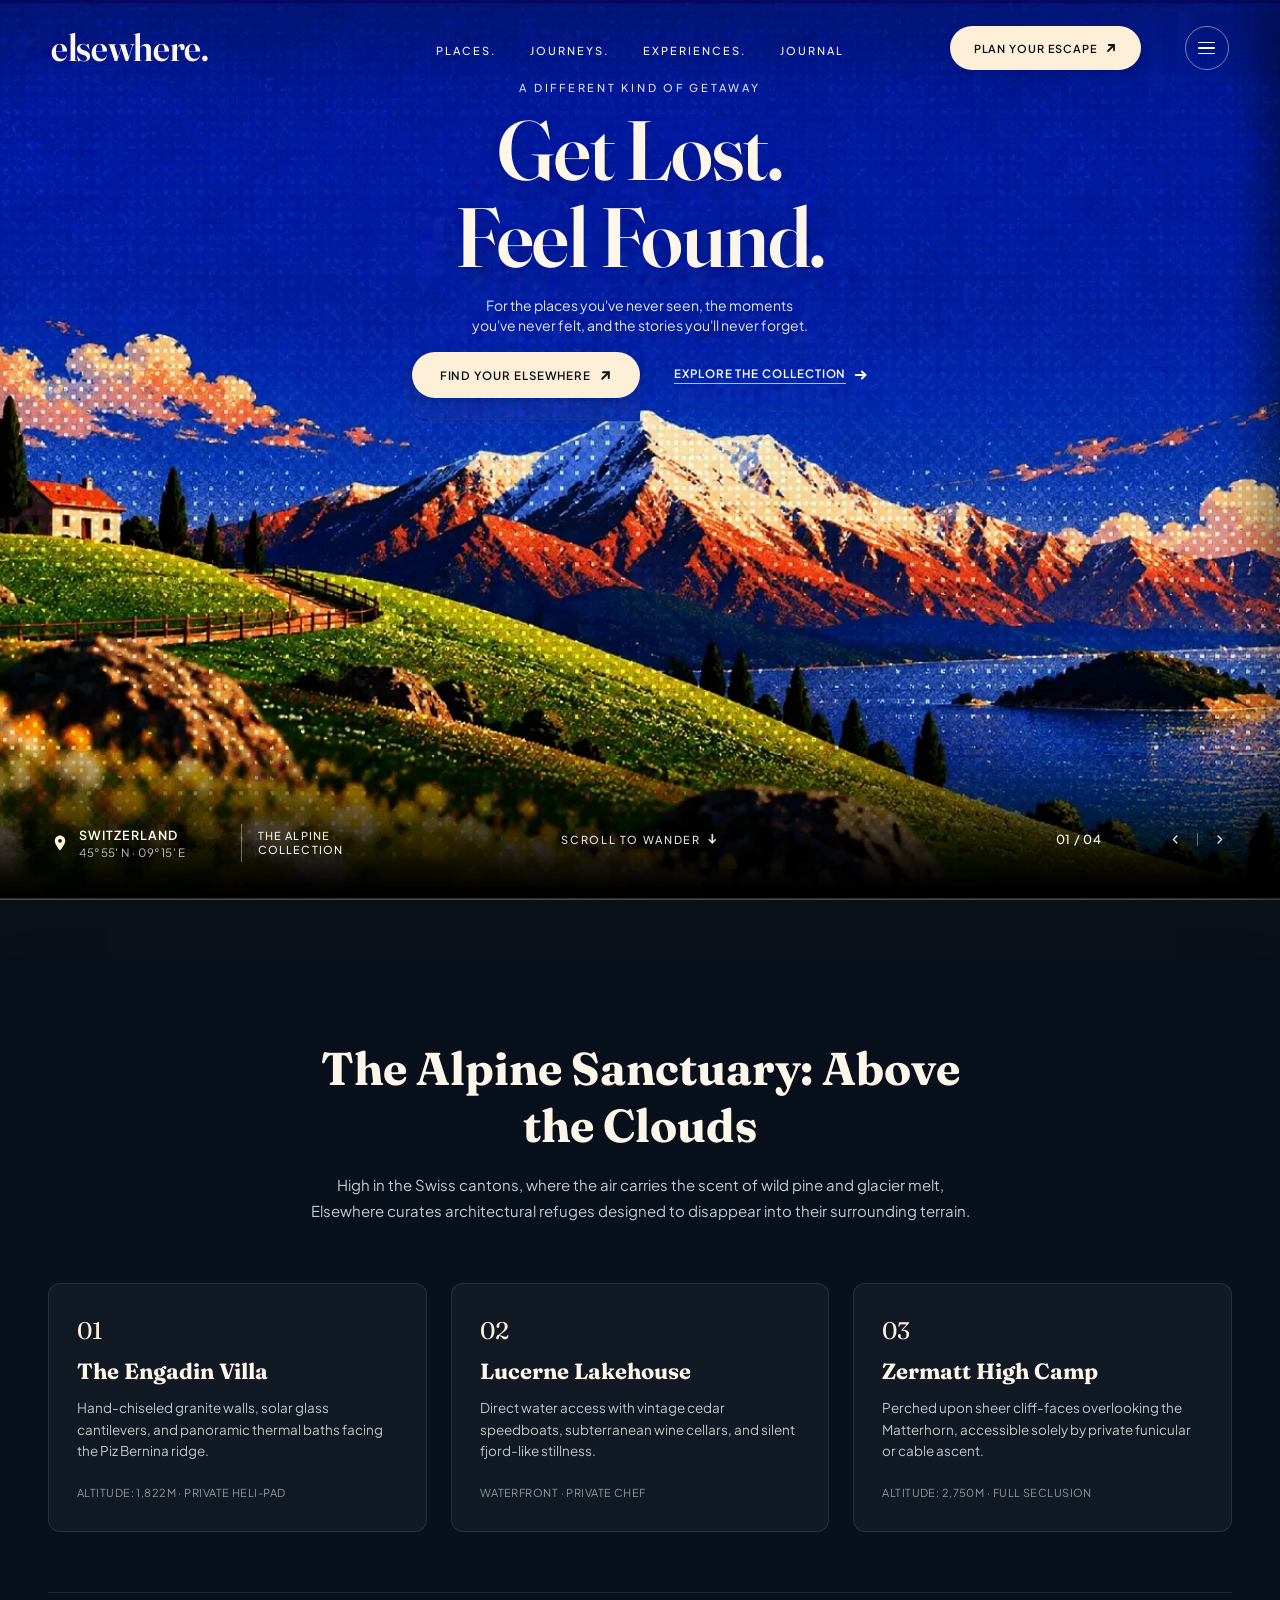
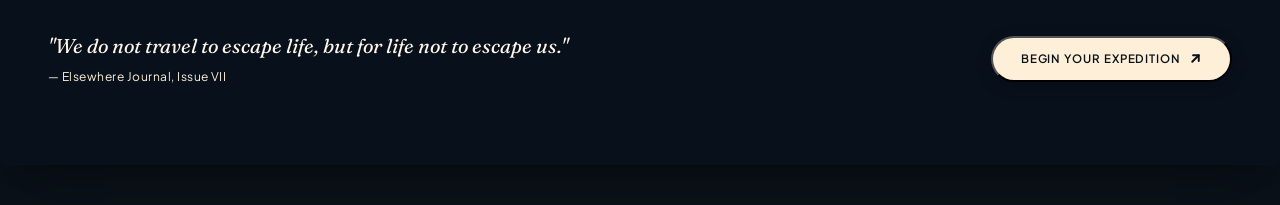
<file: index.html>
<!DOCTYPE html>
<html lang="en">
<head>
  <meta charset="UTF-8">
  <meta name="viewport" content="width=device-width, initial-scale=1.0">
  <title>elsewhere. — A Different Kind of Getaway</title>
  <meta name="description" content="For the places you've never seen, the moments you've never felt, and the stories you'll never forget. Explore the Alpine Collection.">

  <!-- Google Fonts: Fraunces (Variable: opsz, wght, SOFT, WONK) & Plus Jakarta Sans & Inter -->
  <link rel="preconnect" href="https://fonts.googleapis.com">
  <link rel="preconnect" href="https://fonts.gstatic.com" crossorigin>
  <link href="https://fonts.googleapis.com/css2?family=Fraunces:ital,opsz,wght,SOFT,WONK@0,9..144,300..700,0..100,0..1;1,9..144,300..700,0..100,0..1&family=Plus+Jakarta+Sans:wght@400;500;600;700&family=Inter:wght@400;500;600&display=swap" rel="stylesheet">

  <link rel="stylesheet" href="css/tokens.css">
  <link rel="stylesheet" href="css/styles.css">
</head>
<body class="mode-fullscreen">

  <!-- Floating View Controller (Toggle 1:1 Mockup Frame vs Fullscreen) -->
  <aside class="view-controller" aria-label="Display View Options">
    <div class="view-pill">
      <button type="button" class="view-btn" id="btnViewMockup" title="Exact 1:1 Frame matching Ui-reference.webp">
        <svg viewBox="0 0 16 16" width="13" height="13" fill="none" stroke="currentColor" stroke-width="1.8">
          <rect x="2" y="2" width="12" height="12" rx="2"></rect>
          <rect x="4" y="4" width="8" height="8" rx="1"></rect>
        </svg>
        <span>Reference Frame</span>
      </button>
      <button type="button" class="view-btn active" id="btnViewFullscreen" title="Full Viewport Browser Experience">
        <svg viewBox="0 0 16 16" width="13" height="13" fill="none" stroke="currentColor" stroke-width="1.8">
          <polyline points="2 6 2 2 6 2"></polyline>
          <polyline points="10 2 14 2 14 6"></polyline>
          <polyline points="2 10 2 14 6 14"></polyline>
          <polyline points="14 10 14 14 10 14"></polyline>
        </svg>
        <span>Fullscreen</span>
      </button>
    </div>
  </aside>

  <!-- Presentation Stage (renders outer canvas #FDEED6 in mockup mode) -->
  <div class="mockup-stage" id="mockupStage">
    
    <!-- The Landing Page Viewport Frame (1498x844 aspect ratio canvas) -->
    <div class="landing-viewport" id="landingViewport">
      
      <!-- Clean Alpine Artwork Layer -->
      <div class="bg-artwork-layer" id="bgLayer" aria-hidden="true">
        <picture>
          <source srcset="assets/images/background-clean.webp" type="image/webp">
          <img src="assets/images/background-clean.png" alt="" class="bg-art-img" id="bgArtImg" loading="eager" decoding="async">
        </picture>
        <div class="bg-halftone-grain"></div>
        <div class="bg-top-vignette"></div>
        <div class="bg-bottom-vignette"></div>
      </div>

      <!-- Top Navigation Header -->
      <header class="site-header" role="banner">
        <div class="header-inner">
          
          <!-- Logo -->
          <a href="#" class="site-logo" aria-label="Elsewhere Home">
            <span class="logo-text">elsewhere.</span>
          </a>

          <!-- Main Nav Links -->
          <nav class="nav-menu" aria-label="Primary Navigation">
            <ul class="nav-list">
              <li class="nav-item"><a href="places.html" class="nav-link">PLACES.</a></li>
              <li class="nav-item"><a href="journeys.html" class="nav-link">JOURNEYS.</a></li>
              <li class="nav-item"><a href="experiences.html" class="nav-link">EXPERIENCES.</a></li>
              <li class="nav-item"><a href="journal.html" class="nav-link">JOURNAL</a></li>
            </ul>
          </nav>

          <!-- Header Actions -->
          <div class="header-actions">
            <button type="button" class="btn-escape" id="btnPlanEscape" aria-haspopup="dialog">
              <span class="btn-escape-text">PLAN YOUR ESCAPE</span>
              <svg class="icon-arrow-diagonal" viewBox="0 0 16 16" width="12" height="12" fill="none" stroke="currentColor" stroke-width="2.4" stroke-linecap="round" stroke-linejoin="round" aria-hidden="true">
                <line x1="4" y1="12" x2="12" y2="4"></line>
                <polyline points="5 4 12 4 12 11"></polyline>
              </svg>
            </button>

            <button type="button" class="btn-menu" id="btnToggleMenu" aria-label="Open Navigation Menu" aria-expanded="false" aria-controls="navDrawer">
              <span class="menu-line"></span>
              <span class="menu-line"></span>
              <span class="menu-line"></span>
            </button>
          </div>

        </div>
      </header>

      <!-- Main Center Hero Section -->
      <main class="hero-section" id="heroMain">
        <div class="hero-content">
          
          <!-- Eyebrow -->
          <p class="hero-eyebrow">A DIFFERENT KIND OF GETAWAY</p>

          <!-- Main Headline -->
          <h1 class="hero-title">
            <span class="title-line">Get Lost.</span>
            <span class="title-line">Feel Found.</span>
          </h1>

          <!-- Subtitle -->
          <p class="hero-subtitle">
            For the places you've never seen, the moments <span class="hide-mobile-br"><br></span>you've never felt, and the stories you'll never forget.
          </p>

          <!-- Action Buttons -->
          <div class="hero-actions">
            <!-- Primary Action -->
            <a href="places.html" class="btn-primary" id="btnFindElsewhere">
              <span class="btn-primary-text">FIND YOUR ELSEWHERE</span>
              <svg class="icon-arrow-diagonal" viewBox="0 0 16 16" width="13" height="13" fill="none" stroke="currentColor" stroke-width="2.4" stroke-linecap="round" stroke-linejoin="round" aria-hidden="true">
                <line x1="4" y1="12" x2="12" y2="4"></line>
                <polyline points="5 4 12 4 12 11"></polyline>
              </svg>
            </a>

            <!-- Secondary Action -->
            <a href="journeys.html" class="btn-secondary" id="btnExploreCollection">
              <span class="btn-secondary-text">EXPLORE THE COLLECTION</span>
              <svg class="icon-arrow-right" viewBox="0 0 16 16" width="14" height="14" fill="none" stroke="currentColor" stroke-width="2.2" stroke-linecap="round" stroke-linejoin="round" aria-hidden="true">
                <line x1="2" y1="8" x2="13" y2="8"></line>
                <polyline points="9 4 13 8 9 12"></polyline>
              </svg>
            </a>
          </div>

        </div>
      </main>

      <!-- Bottom HUD Navigation Bar -->
      <footer class="hero-hud" role="contentinfo">
        <div class="hud-inner">
          
          <!-- Left: Location & Collection Widget -->
          <div class="hud-left">
            <div class="location-group">
              <div class="location-pin" aria-hidden="true">
                <svg viewBox="0 0 24 24" width="18" height="18" fill="var(--color-cream)">
                  <path d="M12 2C8.13 2 5 5.13 5 9c0 5.25 7 13 7 13s7-7.75 7-13c0-3.87-3.13-7-7-7zm0 9.5a2.5 2.5 0 0 1 0-5 2.5 2.5 0 0 1 0 5z"/>
                </svg>
              </div>
              <div class="location-info">
                <span class="country-name" id="hudCountry">SWITZERLAND</span>
                <span class="geo-coords" id="hudCoords">45°55' N · 09°15' E</span>
              </div>
            </div>

            <div class="hud-divider" aria-hidden="true"></div>

            <div class="collection-group">
              <span class="collection-line1" id="hudCollLine1">THE ALPINE</span>
              <span class="collection-line2" id="hudCollLine2">COLLECTION</span>
            </div>
          </div>

          <!-- Center: Scroll to Wander Indicator -->
          <div class="hud-center">
            <a href="#wanderSection" class="scroll-prompt" id="btnScrollWander">
              <span class="scroll-text">SCROLL TO WANDER</span>
              <svg class="icon-arrow-down" viewBox="0 0 16 16" width="12" height="12" fill="none" stroke="currentColor" stroke-width="2.2" stroke-linecap="round" stroke-linejoin="round" aria-hidden="true">
                <line x1="8" y1="2" x2="8" y2="13"></line>
                <polyline points="4 9 8 13 12 9"></polyline>
              </svg>
            </a>
          </div>

          <!-- Right: Slide Counter & Carousel Chevrons -->
          <div class="hud-right">
            <span class="slide-indicator" id="slideCounter" aria-live="polite">01 / 04</span>
            <div class="carousel-controls" role="group" aria-label="Destination Carousel Controls">
              <button type="button" class="ctrl-arrow prev-arrow" id="prevSlide" aria-label="Previous destination">
                <svg viewBox="0 0 16 16" width="11" height="11" fill="none" stroke="currentColor" stroke-width="2.2" stroke-linecap="round" stroke-linejoin="round">
                  <polyline points="10 3 5 8 10 13"></polyline>
                </svg>
              </button>
              <span class="ctrl-divider" aria-hidden="true"></span>
              <button type="button" class="ctrl-arrow next-arrow" id="nextSlide" aria-label="Next destination">
                <svg viewBox="0 0 16 16" width="11" height="11" fill="none" stroke="currentColor" stroke-width="2.2" stroke-linecap="round" stroke-linejoin="round">
                  <polyline points="6 3 11 8 6 13"></polyline>
                </svg>
              </button>
            </div>
          </div>

        </div>
      </footer>

      <!-- Off-Canvas Editorial Navigation Drawer -->
      <aside class="nav-drawer" id="navDrawer" aria-hidden="true" role="dialog" aria-modal="true" aria-label="Destination Directory">
        <div class="drawer-header">
          <span class="drawer-logo">elsewhere.</span>
          <button type="button" class="btn-drawer-close" id="btnCloseDrawer" aria-label="Close menu">
            <svg viewBox="0 0 24 24" width="22" height="22" fill="none" stroke="currentColor" stroke-width="2" stroke-linecap="round">
              <line x1="18" y1="6" x2="6" y2="18"></line>
              <line x1="6" y1="6" x2="18" y2="18"></line>
            </svg>
          </button>
        </div>

        <div class="drawer-content">
          <nav class="drawer-nav">
            <ul class="drawer-links">
              <li><a href="places.html" class="drawer-link">01 &nbsp; PLACES.</a></li>
              <li><a href="journeys.html" class="drawer-link">02 &nbsp; JOURNEYS.</a></li>
              <li><a href="experiences.html" class="drawer-link">03 &nbsp; EXPERIENCES.</a></li>
              <li><a href="journal.html" class="drawer-link">04 &nbsp; JOURNAL</a></li>
              <li><a href="#" class="drawer-link" onclick="document.getElementById('btnCloseDrawer').click(); document.getElementById('btnPlanEscape').click(); return false;">05 &nbsp; PRIVATE RESERVATIONS</a></li>
            </ul>
          </nav>

          <div class="drawer-destinations">
            <h2 class="drawer-subtitle">CURATED EXPEDITIONS</h2>
            <div class="drawer-tags">
              <span class="tag-pill">Swiss Alps · 45°55' N</span>
              <span class="tag-pill">Norwegian Fjords · 61°12' N</span>
              <span class="tag-pill">Hokkaido Peaks · 43°34' N</span>
              <span class="tag-pill">Dolomites · 46°30' N</span>
            </div>
          </div>

          <div class="drawer-footer">
            <p>Bespoke sanctuary journeys across the world's most remote landscapes.</p>
            <span class="drawer-copyright">© 2026 ELSEWHERE ESCAPES INC.</span>
          </div>
        </div>
      </aside>

      <!-- Booking / Escape Modal Dialog -->
      <dialog class="escape-modal" id="escapeModal" aria-labelledby="modalTitle">
        <div class="modal-card">
          <button type="button" class="btn-modal-close" id="btnCloseModal" aria-label="Close dialog">
            <svg viewBox="0 0 24 24" width="20" height="20" fill="none" stroke="currentColor" stroke-width="2" stroke-linecap="round">
              <line x1="18" y1="6" x2="6" y2="18"></line>
              <line x1="6" y1="6" x2="18" y2="18"></line>
            </svg>
          </button>

          <span class="modal-eyebrow">EXCLUSIVE RESERVATION</span>
          <h2 class="modal-title" id="modalTitle">Plan Your Escape</h2>
          <p class="modal-desc">Tell us where your curiosity leads. Our expedition architects will tailor your stay.</p>

          <form class="modal-form" id="escapeForm" onsubmit="event.preventDefault(); alert('Your escape itinerary inquiry has been received. Our concierge will be in touch shortly.'); document.getElementById('escapeModal').close();">
            <div class="form-row">
              <label class="form-label" for="inpDestination">Destination Collection</label>
              <select id="inpDestination" class="form-select" required>
                <option value="swiss">The Alpine Collection — Switzerland</option>
                <option value="fjord">The Fjord Collection — Norway</option>
                <option value="hokkaido">The Snow Sanctuary — Hokkaido</option>
                <option value="dolomites">The Peak Sanctuary — Dolomites</option>
              </select>
            </div>

            <div class="form-grid">
              <div class="form-row">
                <label class="form-label" for="inpSeason">Season of Travel</label>
                <select id="inpSeason" class="form-select">
                  <option>Summer Alpenglow</option>
                  <option>Autumn Harvest</option>
                  <option>Winter Snowscape</option>
                  <option>Spring Blossom</option>
                </select>
              </div>
              <div class="form-row">
                <label class="form-label" for="inpGuests">Number of Guests</label>
                <select id="inpGuests" class="form-select">
                  <option>Solo Traveler</option>
                  <option selected>Couple (2 Guests)</option>
                  <option>Small Group (3-6 Guests)</option>
                  <option>Private Estate Takeover</option>
                </select>
              </div>
            </div>

            <div class="form-row">
              <label class="form-label" for="inpEmail">Email Address</label>
              <input type="email" id="inpEmail" class="form-input" placeholder="wanderer@domain.com" required>
            </div>

            <button type="submit" class="btn-modal-submit">
              <span>REQUEST ITINERARY ACCESS</span>
              <svg viewBox="0 0 16 16" width="14" height="14" fill="none" stroke="currentColor" stroke-width="2.2" stroke-linecap="round" stroke-linejoin="round">
                <line x1="2" y1="8" x2="13" y2="8"></line>
                <polyline points="9 4 13 8 9 12"></polyline>
              </svg>
            </button>
          </form>
        </div>
      </dialog>

    </div><!-- /.landing-viewport -->

    <!-- Extended "Scroll to Wander" Content Section -->
    <section class="wander-section" id="wanderSection">
      <div class="wander-container">
        
        <div class="wander-header">
          <h2 class="section-title">The Alpine Sanctuary: Above the Clouds</h2>
          <p class="section-lead">
            High in the Swiss cantons, where the air carries the scent of wild pine and glacier melt, Elsewhere curates architectural refuges designed to disappear into their surrounding terrain.
          </p>
        </div>

        <div class="wander-grid">
          <article class="retreat-card">
            <div class="card-num">01</div>
            <h3 class="card-name">The Engadin Villa</h3>
            <p class="card-desc">Hand-chiseled granite walls, solar glass cantilevers, and panoramic thermal baths facing the Piz Bernina ridge.</p>
            <div class="card-meta"><span>Altitude: 1,822m</span> · <span>Private Heli-Pad</span></div>
          </article>

          <article class="retreat-card">
            <div class="card-num">02</div>
            <h3 class="card-name">Lucerne Lakehouse</h3>
            <p class="card-desc">Direct water access with vintage cedar speedboats, subterranean wine cellars, and silent fjord-like stillness.</p>
            <div class="card-meta"><span>Waterfront</span> · <span>Private Chef</span></div>
          </article>

          <article class="retreat-card">
            <div class="card-num">03</div>
            <h3 class="card-name">Zermatt High Camp</h3>
            <p class="card-desc">Perched upon sheer cliff-faces overlooking the Matterhorn, accessible solely by private funicular or cable ascent.</p>
            <div class="card-meta"><span>Altitude: 2,750m</span> · <span>Full Seclusion</span></div>
          </article>
        </div>

        <div class="wander-footer">
          <div class="wander-quote">
            <blockquote>"We do not travel to escape life, but for life not to escape us."</blockquote>
            <cite>— Elsewhere Journal, Issue VII</cite>
          </div>
          <button type="button" class="btn-primary" onclick="document.getElementById('btnPlanEscape').click();">
            <span>BEGIN YOUR EXPEDITION</span>
            <svg class="icon-arrow-diagonal" viewBox="0 0 16 16" width="13" height="13" fill="none" stroke="currentColor" stroke-width="2.4" stroke-linecap="round" stroke-linejoin="round">
              <line x1="4" y1="12" x2="12" y2="4"></line>
              <polyline points="5 4 12 4 12 11"></polyline>
            </svg>
          </button>
        </div>

      </div>
    </section>

  </div><!-- /.mockup-stage -->

  <script src="js/app.js"></script>
</body>
</html>
</file>
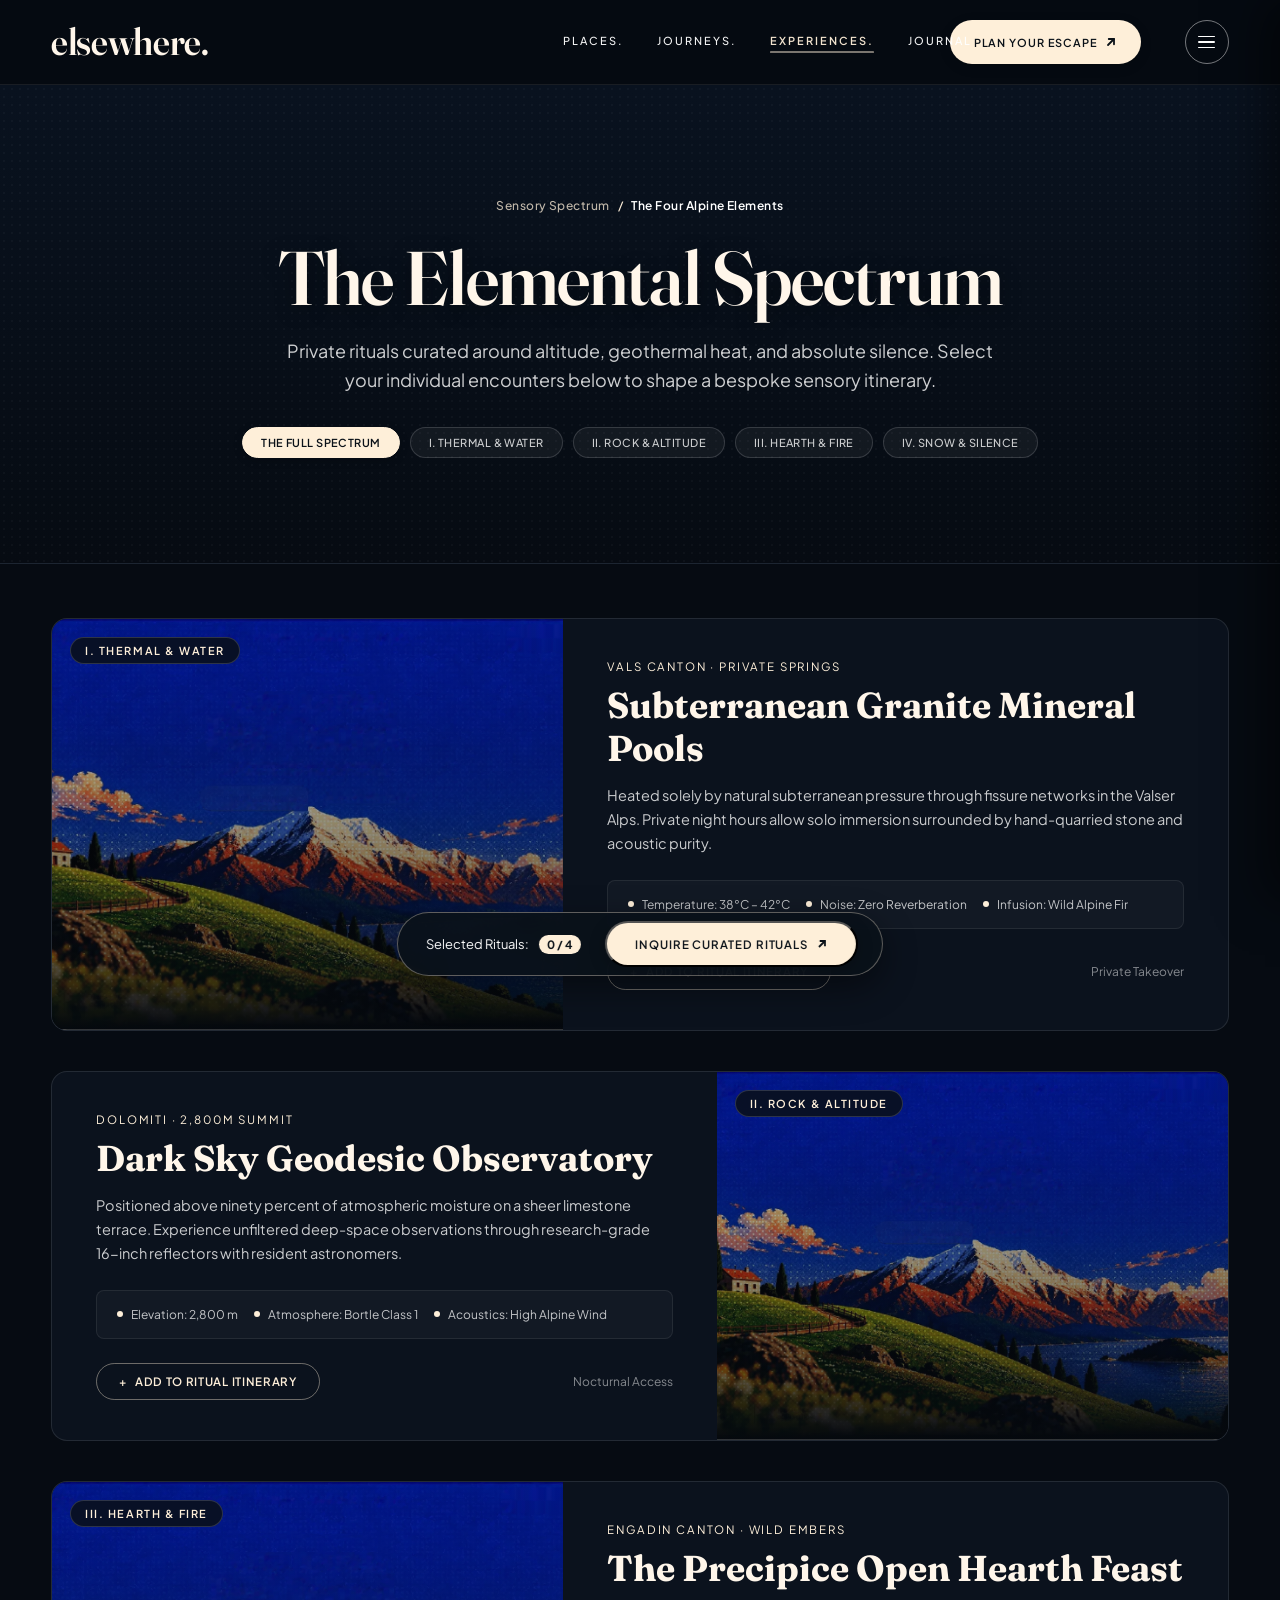
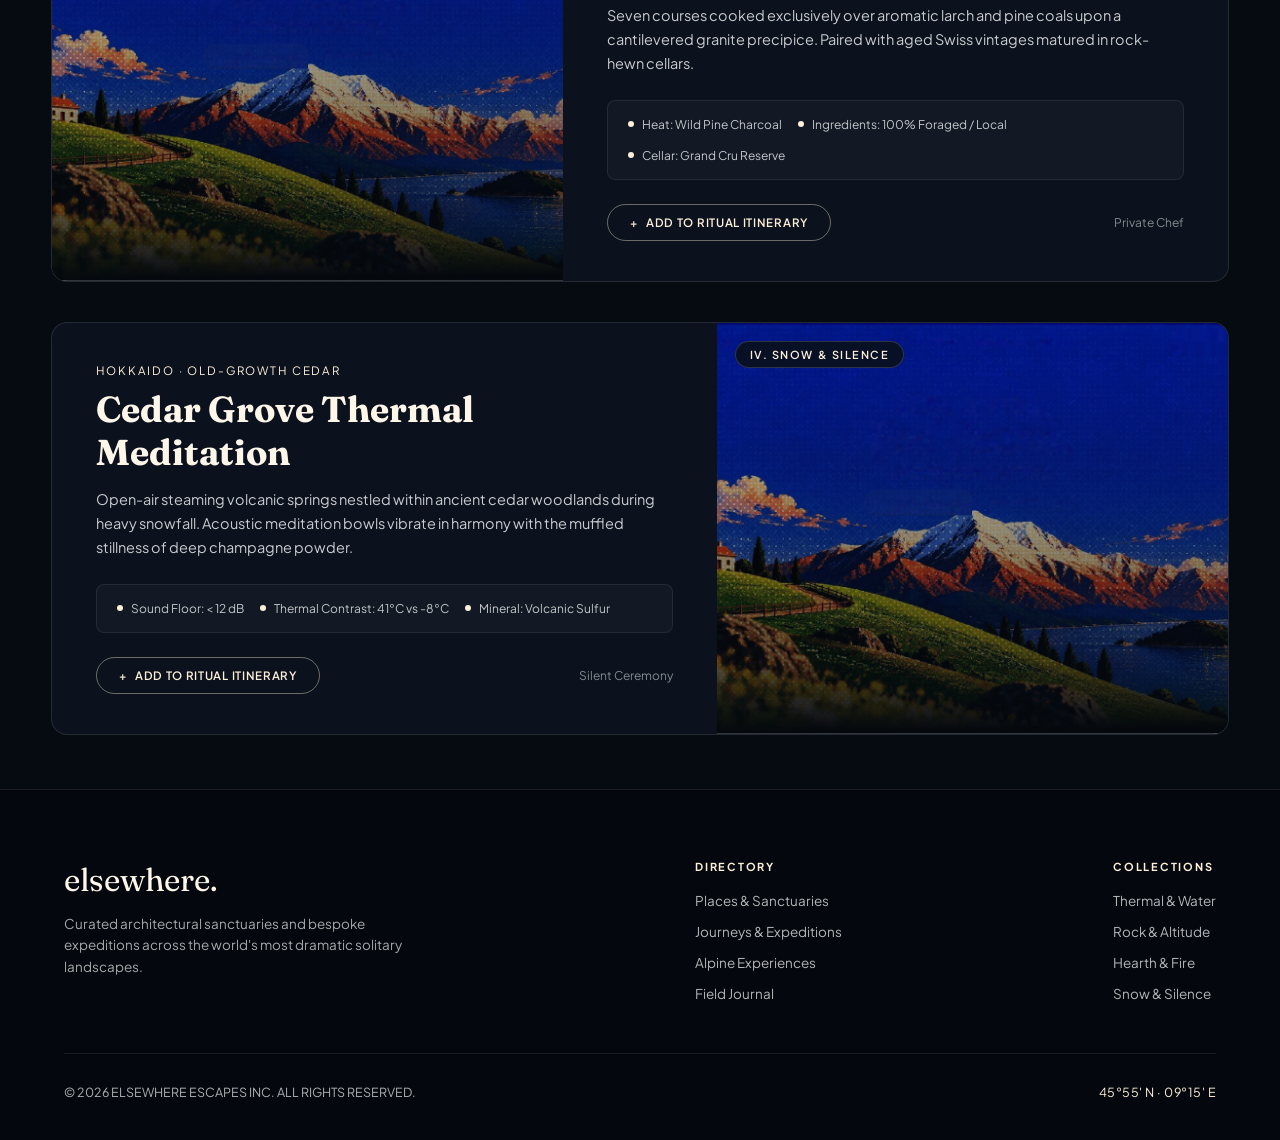
<file: experiences.html>
<!DOCTYPE html>
<html lang="en">
<head>
  <meta charset="UTF-8">
  <meta name="viewport" content="width=device-width, initial-scale=1.0">
  <title>EXPERIENCES. — The Elemental Spectrum | elsewhere.</title>
  <meta name="description" content="Sensory rituals and elemental encounters across water, rock, hearth, and snow. Curate your bespoke alpine journey.">

  <!-- Google Fonts: Fraunces & Plus Jakarta Sans & Inter -->
  <link rel="preconnect" href="https://fonts.googleapis.com">
  <link rel="preconnect" href="https://fonts.gstatic.com" crossorigin>
  <link href="https://fonts.googleapis.com/css2?family=Fraunces:ital,opsz,wght,SOFT,WONK@0,9..144,300..700,0..100,0..1;1,9..144,300..700,0..100,0..1&family=Plus+Jakarta+Sans:wght@400;500;600;700&family=Inter:wght@400;500;600&display=swap" rel="stylesheet">

  <link rel="stylesheet" href="css/tokens.css">
  <link rel="stylesheet" href="css/styles.css">
  <link rel="stylesheet" href="css/pages.css">
</head>
<body class="inner-page">

  <!-- Main Navigation Header -->
  <header class="page-header" role="banner">
    <div class="header-inner">
      <a href="index.html" class="site-logo" aria-label="Elsewhere Home">
        <span class="logo-text">elsewhere.</span>
      </a>

      <nav class="nav-menu" aria-label="Primary Navigation">
        <ul class="nav-list">
          <li class="nav-item"><a href="places.html" class="nav-link">PLACES.</a></li>
          <li class="nav-item"><a href="journeys.html" class="nav-link">JOURNEYS.</a></li>
          <li class="nav-item"><a href="experiences.html" class="nav-link active">EXPERIENCES.</a></li>
          <li class="nav-item"><a href="journal.html" class="nav-link">JOURNAL</a></li>
        </ul>
      </nav>

      <div class="header-actions">
        <button type="button" class="btn-escape" id="btnPlanEscape" aria-haspopup="dialog">
          <span class="btn-escape-text">PLAN YOUR ESCAPE</span>
          <svg class="icon-arrow-diagonal" viewBox="0 0 16 16" width="12" height="12" fill="none" stroke="currentColor" stroke-width="2.4" stroke-linecap="round" stroke-linejoin="round" aria-hidden="true">
            <line x1="4" y1="12" x2="12" y2="4"></line>
            <polyline points="5 4 12 4 12 11"></polyline>
          </svg>
        </button>

        <button type="button" class="btn-menu" id="btnToggleMenu" aria-label="Open Navigation Menu" aria-expanded="false" aria-controls="navDrawer">
          <span class="menu-line"></span>
          <span class="menu-line"></span>
          <span class="menu-line"></span>
        </button>
      </div>
    </div>
  </header>

  <!-- Page Hero Banner -->
  <section class="page-hero" aria-labelledby="experiencesTitle">
    <div class="page-hero-container">
      <nav class="page-breadcrumbs" aria-label="Breadcrumbs">
        <span>Sensory Spectrum</span> / <strong>The Four Alpine Elements</strong>
      </nav>
      <h1 class="page-title" id="experiencesTitle">The Elemental Spectrum</h1>
      <p class="page-lead">
        Private rituals curated around altitude, geothermal heat, and absolute silence. Select your individual encounters below to shape a bespoke sensory itinerary.
      </p>

      <!-- Element Filter Pills -->
      <div class="filter-bar" role="toolbar" aria-label="Filter rituals by elemental domain">
        <button type="button" class="filter-btn active" data-filter="all">The Full Spectrum</button>
        <button type="button" class="filter-btn" data-filter="water">I. Thermal &amp; Water</button>
        <button type="button" class="filter-btn" data-filter="rock">II. Rock &amp; Altitude</button>
        <button type="button" class="filter-btn" data-filter="hearth">III. Hearth &amp; Fire</button>
        <button type="button" class="filter-btn" data-filter="snow">IV. Snow &amp; Silence</button>
      </div>
    </div>
  </section>

  <!-- Main Experiences Stage: Stacked Horizontal Feature Bands -->
  <main class="page-main" id="experiencesMain">
    <div class="element-bands-stack" id="elementBands">

      <!-- Band 1: Thermal & Water -->
      <article class="element-band" data-element="water">
        <div class="element-media">
          <img src="assets/images/background-clean.webp" alt="Subterranean granite mineral pools" loading="lazy">
          <div class="element-overlay"></div>
          <span class="element-badge-floating">I. THERMAL &amp; WATER</span>
        </div>
        <div class="element-content">
          <span class="element-category-tag">VALS CANTON &middot; PRIVATE SPRINGS</span>
          <h2 class="element-title">Subterranean Granite Mineral Pools</h2>
          <p class="element-description">
            Heated solely by natural subterranean pressure through fissure networks in the Valser Alps. Private night hours allow solo immersion surrounded by hand-quarried stone and acoustic purity.
          </p>
          <div class="sensory-gauges">
            <div class="gauge-item"><span class="gauge-dot"></span><span>Temperature: 38&deg;C &ndash; 42&deg;C</span></div>
            <div class="gauge-item"><span class="gauge-dot"></span><span>Noise: Zero Reverberation</span></div>
            <div class="gauge-item"><span class="gauge-dot"></span><span>Infusion: Wild Alpine Fir</span></div>
          </div>
          <div class="ritual-action-row">
            <button type="button" class="btn-select-ritual" data-ritual="Subterranean Granite Pools">
              <span class="btn-check-icon">&plus;</span>
              <span>ADD TO RITUAL ITINERARY</span>
            </button>
            <span style="font-size:12px; color:rgba(255,255,255,0.5);">Private Takeover</span>
          </div>
        </div>
      </article>

      <!-- Band 2: Rock & Altitude -->
      <article class="element-band" data-element="rock">
        <div class="element-media">
          <img src="assets/images/background-clean.webp" alt="Dark sky summit optical dome" loading="lazy">
          <div class="element-overlay"></div>
          <span class="element-badge-floating">II. ROCK &amp; ALTITUDE</span>
        </div>
        <div class="element-content">
          <span class="element-category-tag">DOLOMITI &middot; 2,800M SUMMIT</span>
          <h2 class="element-title">Dark Sky Geodesic Observatory</h2>
          <p class="element-description">
            Positioned above ninety percent of atmospheric moisture on a sheer limestone terrace. Experience unfiltered deep-space observations through research-grade 16-inch reflectors with resident astronomers.
          </p>
          <div class="sensory-gauges">
            <div class="gauge-item"><span class="gauge-dot"></span><span>Elevation: 2,800 m</span></div>
            <div class="gauge-item"><span class="gauge-dot"></span><span>Atmosphere: Bortle Class 1</span></div>
            <div class="gauge-item"><span class="gauge-dot"></span><span>Acoustics: High Alpine Wind</span></div>
          </div>
          <div class="ritual-action-row">
            <button type="button" class="btn-select-ritual" data-ritual="Dark Sky Geodesic Observatory">
              <span class="btn-check-icon">&plus;</span>
              <span>ADD TO RITUAL ITINERARY</span>
            </button>
            <span style="font-size:12px; color:rgba(255,255,255,0.5);">Nocturnal Access</span>
          </div>
        </div>
      </article>

      <!-- Band 3: Hearth & Fire -->
      <article class="element-band" data-element="hearth">
        <div class="element-media">
          <img src="assets/images/background-clean.webp" alt="Cantilever cliff open hearth dining" loading="lazy">
          <div class="element-overlay"></div>
          <span class="element-badge-floating">III. HEARTH &amp; FIRE</span>
        </div>
        <div class="element-content">
          <span class="element-category-tag">ENGADIN CANTON &middot; WILD EMBERS</span>
          <h2 class="element-title">The Precipice Open Hearth Feast</h2>
          <p class="element-description">
            Seven courses cooked exclusively over aromatic larch and pine coals upon a cantilevered granite precipice. Paired with aged Swiss vintages matured in rock-hewn cellars.
          </p>
          <div class="sensory-gauges">
            <div class="gauge-item"><span class="gauge-dot"></span><span>Heat: Wild Pine Charcoal</span></div>
            <div class="gauge-item"><span class="gauge-dot"></span><span>Ingredients: 100% Foraged / Local</span></div>
            <div class="gauge-item"><span class="gauge-dot"></span><span>Cellar: Grand Cru Reserve</span></div>
          </div>
          <div class="ritual-action-row">
            <button type="button" class="btn-select-ritual" data-ritual="Precipice Open Hearth Feast">
              <span class="btn-check-icon">&plus;</span>
              <span>ADD TO RITUAL ITINERARY</span>
            </button>
            <span style="font-size:12px; color:rgba(255,255,255,0.5);">Private Chef</span>
          </div>
        </div>
      </article>

      <!-- Band 4: Snow & Silence -->
      <article class="element-band" data-element="snow">
        <div class="element-media">
          <img src="assets/images/background-clean.webp" alt="Winter cedar forest onsen in deep snow" loading="lazy">
          <div class="element-overlay"></div>
          <span class="element-badge-floating">IV. SNOW &amp; SILENCE</span>
        </div>
        <div class="element-content">
          <span class="element-category-tag">HOKKAIDO &middot; OLD-GROWTH CEDAR</span>
          <h2 class="element-title">Cedar Grove Thermal Meditation</h2>
          <p class="element-description">
            Open-air steaming volcanic springs nestled within ancient cedar woodlands during heavy snowfall. Acoustic meditation bowls vibrate in harmony with the muffled stillness of deep champagne powder.
          </p>
          <div class="sensory-gauges">
            <div class="gauge-item"><span class="gauge-dot"></span><span>Sound Floor: &lt; 12 dB</span></div>
            <div class="gauge-item"><span class="gauge-dot"></span><span>Thermal Contrast: 41&deg;C vs -8&deg;C</span></div>
            <div class="gauge-item"><span class="gauge-dot"></span><span>Mineral: Volcanic Sulfur</span></div>
          </div>
          <div class="ritual-action-row">
            <button type="button" class="btn-select-ritual" data-ritual="Cedar Grove Thermal Meditation">
              <span class="btn-check-icon">&plus;</span>
              <span>ADD TO RITUAL ITINERARY</span>
            </button>
            <span style="font-size:12px; color:rgba(255,255,255,0.5);">Silent Ceremony</span>
          </div>
        </div>
      </article>

    </div>
  </main>

  <!-- Floating Sticky Ritual Selector Bar -->
  <aside class="ritual-selector-bar" id="ritualBar" aria-label="Selected Rituals Itinerary">
    <div class="ritual-bar-info">
      <span>Selected Rituals:</span>
      <span class="ritual-count-badge" id="ritualCount">0 / 4</span>
    </div>
    <button type="button" class="btn-primary" onclick="document.getElementById('btnPlanEscape').click();">
      <span>INQUIRE CURATED RITUALS</span>
      <svg class="icon-arrow-diagonal" viewBox="0 0 16 16" width="12" height="12" fill="none" stroke="currentColor" stroke-width="2.4"><line x1="4" y1="12" x2="12" y2="4"></line><polyline points="5 4 12 4 12 11"></polyline></svg>
    </button>
  </aside>

  <!-- Editorial Site Footer -->
  <footer class="site-footer" role="contentinfo">
    <div class="footer-container">
      <div class="footer-top">
        <div class="footer-brand">
          <a href="index.html" class="footer-logo">elsewhere.</a>
          <p class="footer-motto">
            Curated architectural sanctuaries and bespoke expeditions across the world's most dramatic solitary landscapes.
          </p>
        </div>
        <div class="footer-nav-col">
          <h3>Directory</h3>
          <ul class="footer-links">
            <li><a href="places.html">Places &amp; Sanctuaries</a></li>
            <li><a href="journeys.html">Journeys &amp; Expeditions</a></li>
            <li><a href="experiences.html">Alpine Experiences</a></li>
            <li><a href="journal.html">Field Journal</a></li>
          </ul>
        </div>
        <div class="footer-nav-col">
          <h3>Collections</h3>
          <ul class="footer-links">
            <li><a href="experiences.html?filter=water">Thermal &amp; Water</a></li>
            <li><a href="experiences.html?filter=rock">Rock &amp; Altitude</a></li>
            <li><a href="experiences.html?filter=hearth">Hearth &amp; Fire</a></li>
            <li><a href="experiences.html?filter=snow">Snow &amp; Silence</a></li>
          </ul>
        </div>
      </div>
      <div class="footer-bottom">
        <span>&copy; 2026 ELSEWHERE ESCAPES INC. ALL RIGHTS RESERVED.</span>
        <span class="footer-coords">45°55' N · 09°15' E</span>
      </div>
    </div>
  </footer>

  <!-- Off-Canvas Editorial Navigation Drawer -->
  <aside class="nav-drawer" id="navDrawer" aria-hidden="true" role="dialog" aria-modal="true" aria-label="Destination Directory">
    <div class="drawer-header">
      <span class="drawer-logo">elsewhere.</span>
      <button type="button" class="btn-drawer-close" id="btnCloseDrawer" aria-label="Close menu">
        <svg viewBox="0 0 24 24" width="22" height="22" fill="none" stroke="currentColor" stroke-width="2" stroke-linecap="round">
          <line x1="18" y1="6" x2="6" y2="18"></line>
          <line x1="6" y1="6" x2="18" y2="18"></line>
        </svg>
      </button>
    </div>

    <div class="drawer-content">
      <nav class="drawer-nav">
        <ul class="drawer-links">
          <li><a href="places.html" class="drawer-link">01 &nbsp; PLACES.</a></li>
          <li><a href="journeys.html" class="drawer-link">02 &nbsp; JOURNEYS.</a></li>
          <li><a href="experiences.html" class="drawer-link">03 &nbsp; EXPERIENCES.</a></li>
          <li><a href="journal.html" class="drawer-link">04 &nbsp; JOURNAL</a></li>
          <li><a href="#" class="drawer-link" onclick="document.getElementById('btnCloseDrawer').click(); document.getElementById('btnPlanEscape').click(); return false;">05 &nbsp; PRIVATE RESERVATIONS</a></li>
        </ul>
      </nav>

      <div class="drawer-destinations">
        <h2 class="drawer-subtitle">CURATED EXPEDITIONS</h2>
        <div class="drawer-tags">
          <span class="tag-pill">Swiss Alps · 45°55' N</span>
          <span class="tag-pill">Norwegian Fjords · 61°12' N</span>
          <span class="tag-pill">Hokkaido Peaks · 43°34' N</span>
          <span class="tag-pill">Dolomites · 46°30' N</span>
        </div>
      </div>

      <div class="drawer-footer">
        <p>Bespoke sanctuary journeys across the world's most remote landscapes.</p>
        <span class="drawer-copyright">&copy; 2026 ELSEWHERE ESCAPES INC.</span>
      </div>
    </div>
  </aside>

  <!-- Booking / Escape Modal Dialog -->
  <dialog class="escape-modal" id="escapeModal" aria-labelledby="modalTitle">
    <div class="modal-card">
      <button type="button" class="btn-modal-close" id="btnCloseModal" aria-label="Close dialog">
        <svg viewBox="0 0 24 24" width="20" height="20" fill="none" stroke="currentColor" stroke-width="2" stroke-linecap="round">
          <line x1="18" y1="6" x2="6" y2="18"></line>
          <line x1="6" y1="6" x2="18" y2="18"></line>
        </svg>
      </button>

      <h2 class="modal-title" id="modalTitle">Plan Your Escape</h2>
      <p class="modal-desc">Tell us where your curiosity leads. Our expedition architects will tailor your stay.</p>

      <form class="modal-form" id="escapeForm" onsubmit="event.preventDefault(); alert('Your experience ritual inquiry has been received. Our concierge will be in touch shortly.'); document.getElementById('escapeModal').close();">
        <div class="form-row">
          <label class="form-label" for="inpDestination">Destination Collection</label>
          <select id="inpDestination" class="form-select" required>
            <option value="swiss">The Alpine Collection — Switzerland</option>
            <option value="fjord">The Fjord Collection — Norway</option>
            <option value="hokkaido">The Snow Sanctuary — Hokkaido</option>
            <option value="dolomites">The Peak Sanctuary — Dolomites</option>
          </select>
        </div>

        <div class="form-grid">
          <div class="form-row">
            <label class="form-label" for="inpSeason">Season of Travel</label>
            <select id="inpSeason" class="form-select">
              <option>Summer Alpenglow</option>
              <option>Autumn Harvest</option>
              <option>Winter Snowscape</option>
              <option>Spring Blossom</option>
            </select>
          </div>
          <div class="form-row">
            <label class="form-label" for="inpGuests">Number of Guests</label>
            <select id="inpGuests" class="form-select">
              <option>Solo Traveler</option>
              <option selected>Couple (2 Guests)</option>
              <option>Small Group (3-6 Guests)</option>
              <option>Private Estate Takeover</option>
            </select>
          </div>
        </div>

        <div class="form-row">
          <label class="form-label" for="inpEmail">Email Address</label>
          <input type="email" id="inpEmail" class="form-input" placeholder="wanderer@domain.com" required>
        </div>

        <button type="submit" class="btn-modal-submit">
          <span>REQUEST RITUAL ACCESS</span>
          <svg viewBox="0 0 16 16" width="14" height="14" fill="none" stroke="currentColor" stroke-width="2.2" stroke-linecap="round" stroke-linejoin="round">
            <line x1="2" y1="8" x2="13" y2="8"></line>
            <polyline points="9 4 13 8 9 12"></polyline>
          </svg>
        </button>
      </form>
    </div>
  </dialog>

  <script src="js/app.js"></script>
</body>
</html>
</file>
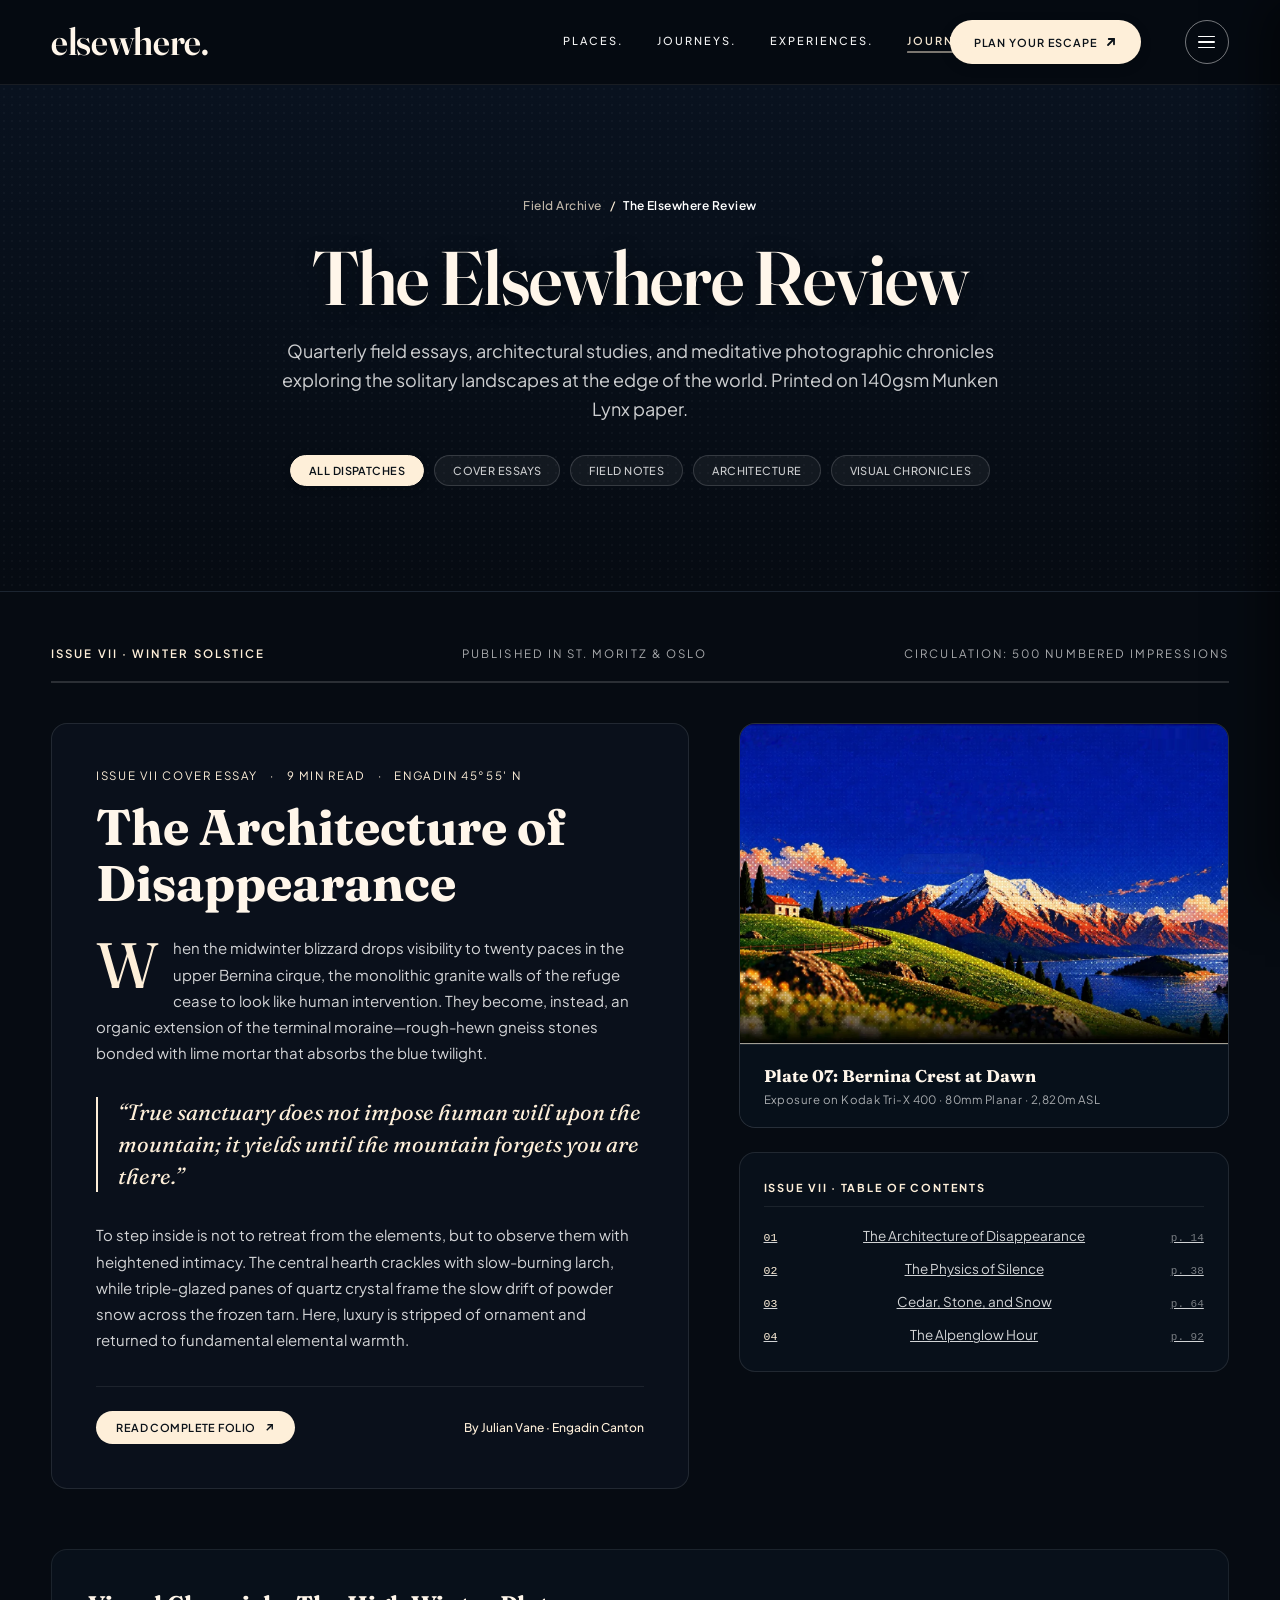
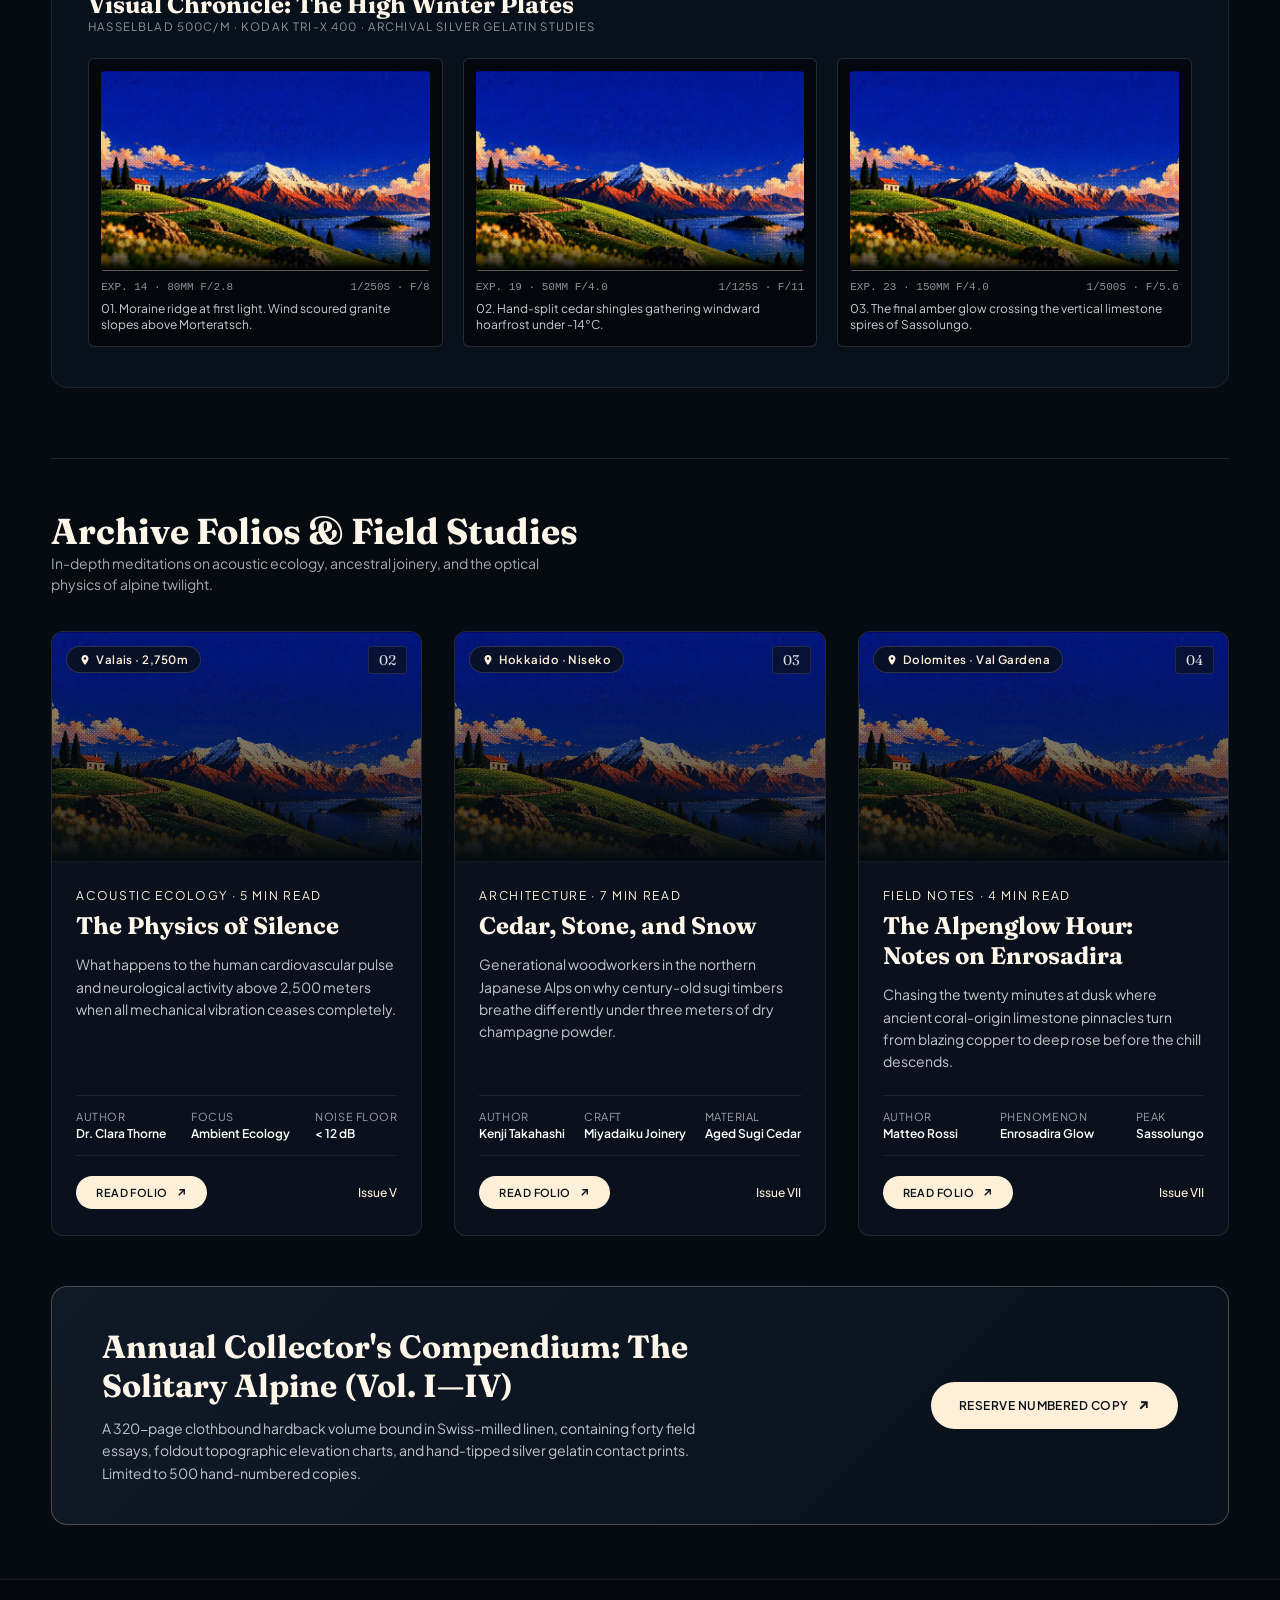
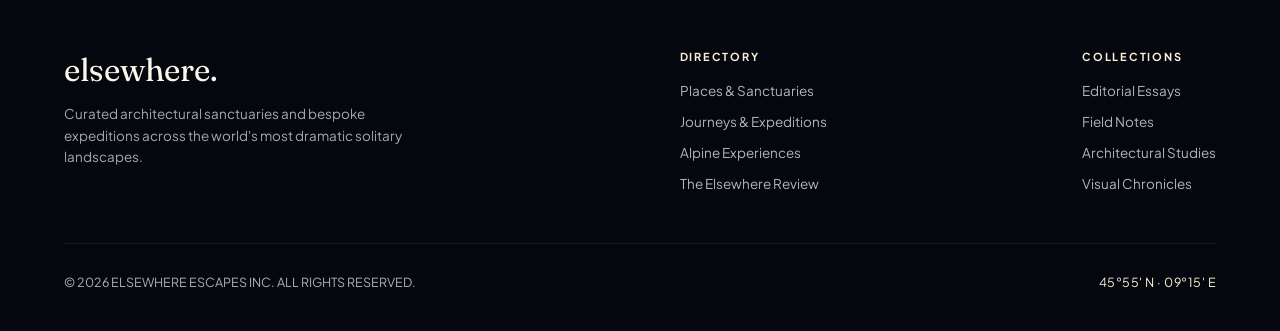
<file: journal.html>
<!DOCTYPE html>
<html lang="en">
<head>
  <meta charset="UTF-8">
  <meta name="viewport" content="width=device-width, initial-scale=1.0">
  <title>JOURNAL — The Elsewhere Review &amp; Field Chronicles | elsewhere.</title>
  <meta name="description" content="Essays, photographic chronicles, and reflections on architecture, silence, and wanderlust from elsewhere.">

  <!-- Google Fonts: Fraunces & Plus Jakarta Sans & Inter -->
  <link rel="preconnect" href="https://fonts.googleapis.com">
  <link rel="preconnect" href="https://fonts.gstatic.com" crossorigin>
  <link href="https://fonts.googleapis.com/css2?family=Fraunces:ital,opsz,wght,SOFT,WONK@0,9..144,300..700,0..100,0..1&family=Plus+Jakarta+Sans:wght@400;500;600;700&family=Inter:wght@400;500;600&display=swap" rel="stylesheet">

  <link rel="stylesheet" href="css/tokens.css">
  <link rel="stylesheet" href="css/styles.css">
  <link rel="stylesheet" href="css/pages.css">
</head>
<body class="inner-page">

  <!-- Main Navigation Header -->
  <header class="page-header" role="banner">
    <div class="header-inner">
      <a href="index.html" class="site-logo" aria-label="Elsewhere Home">
        <span class="logo-text">elsewhere.</span>
      </a>

      <nav class="nav-menu" aria-label="Primary Navigation">
        <ul class="nav-list">
          <li class="nav-item"><a href="places.html" class="nav-link">PLACES.</a></li>
          <li class="nav-item"><a href="journeys.html" class="nav-link">JOURNEYS.</a></li>
          <li class="nav-item"><a href="experiences.html" class="nav-link">EXPERIENCES.</a></li>
          <li class="nav-item"><a href="journal.html" class="nav-link active">JOURNAL</a></li>
        </ul>
      </nav>

      <div class="header-actions">
        <button type="button" class="btn-escape" id="btnPlanEscape" aria-haspopup="dialog">
          <span class="btn-escape-text">PLAN YOUR ESCAPE</span>
          <svg class="icon-arrow-diagonal" viewBox="0 0 16 16" width="12" height="12" fill="none" stroke="currentColor" stroke-width="2.4" stroke-linecap="round" stroke-linejoin="round" aria-hidden="true">
            <line x1="4" y1="12" x2="12" y2="4"></line>
            <polyline points="5 4 12 4 12 11"></polyline>
          </svg>
        </button>

        <button type="button" class="btn-menu" id="btnToggleMenu" aria-label="Open Navigation Menu" aria-expanded="false" aria-controls="navDrawer">
          <span class="menu-line"></span>
          <span class="menu-line"></span>
          <span class="menu-line"></span>
        </button>
      </div>
    </div>
  </header>

  <!-- Page Hero Banner -->
  <section class="page-hero" aria-labelledby="journalTitle">
    <div class="page-hero-container">
      <nav class="page-breadcrumbs" aria-label="Breadcrumbs">
        <span>Field Archive</span> / <strong>The Elsewhere Review</strong>
      </nav>
      <h1 class="page-title" id="journalTitle">The Elsewhere Review</h1>
      <p class="page-lead">
        Quarterly field essays, architectural studies, and meditative photographic chronicles exploring the solitary landscapes at the edge of the world. Printed on 140gsm Munken Lynx paper.
      </p>

      <!-- Filter Bar -->
      <div class="filter-bar" role="toolbar" aria-label="Filter journal articles by category">
        <button type="button" class="filter-btn active" data-filter="all">All Dispatches</button>
        <button type="button" class="filter-btn" data-filter="essays">Cover Essays</button>
        <button type="button" class="filter-btn" data-filter="fieldnotes">Field Notes</button>
        <button type="button" class="filter-btn" data-filter="architecture">Architecture</button>
        <button type="button" class="filter-btn" data-filter="photography">Visual Chronicles</button>
      </div>
    </div>
  </section>

  <!-- Main Journal Editorial Directory -->
  <main class="page-main" id="journalMain">

    <!-- Print Masthead Banner -->
    <header class="journal-masthead" aria-label="Magazine publication metadata">
      <span class="masthead-volume">ISSUE VII &middot; WINTER SOLSTICE</span>
      <span>PUBLISHED IN ST. MORITZ &amp; OSLO</span>
      <span>CIRCULATION: 500 NUMBERED IMPRESSIONS</span>
    </header>

    <!-- Magazine Asymmetric Two-Column Editorial Spread -->
    <section class="magazine-spread" aria-labelledby="coverStoryTitle">

      <!-- Left Column: Primary Cover Essay Feature -->
      <article class="editorial-story-panel">
        <div class="story-lead-meta">
          <span>ISSUE VII COVER ESSAY</span>
          <span>&middot;</span>
          <span>9 MIN READ</span>
          <span>&middot;</span>
          <span>ENGADIN 45&deg;55' N</span>
        </div>

        <h2 class="story-headline" id="coverStoryTitle">The Architecture of Disappearance</h2>

        <p class="story-prose story-drop-cap">
          When the midwinter blizzard drops visibility to twenty paces in the upper Bernina cirque, the monolithic granite walls of the refuge cease to look like human intervention. They become, instead, an organic extension of the terminal moraine—rough-hewn gneiss stones bonded with lime mortar that absorbs the blue twilight.
        </p>

        <blockquote class="editorial-pull-quote">
          &ldquo;True sanctuary does not impose human will upon the mountain; it yields until the mountain forgets you are there.&rdquo;
        </blockquote>

        <p class="story-prose">
          To step inside is not to retreat from the elements, but to observe them with heightened intimacy. The central hearth crackles with slow-burning larch, while triple-glazed panes of quartz crystal frame the slow drift of powder snow across the frozen tarn. Here, luxury is stripped of ornament and returned to fundamental elemental warmth.
        </p>

        <div class="card-action-row" style="margin-top: 32px; padding-top: 24px; border-top: 1px solid rgba(255, 255, 255, 0.08);">
          <button type="button" class="btn-card-inquire" onclick="alert('The complete Issue VII cover essay will be delivered with your expedition welcome dossier.');">
            <span>READ COMPLETE FOLIO</span>
            <svg viewBox="0 0 16 16" width="11" height="11" fill="none" stroke="currentColor" stroke-width="2" aria-hidden="true">
              <line x1="4" y1="12" x2="12" y2="4"></line>
              <polyline points="5 4 12 4 12 11"></polyline>
            </svg>
          </button>
          <span class="card-link-more">By Julian Vane &middot; Engadin Canton</span>
        </div>
      </article>

      <!-- Right Column: Cover Artwork & Table of Contents -->
      <aside class="editorial-cover-sidebar" aria-label="Issue Contents and Colophon">
        <div class="cover-art-frame">
          <div class="cover-art-img-box">
            <img src="assets/images/background-clean.webp" alt="Piz Bernina granite ridge covered in fresh winter powder" loading="lazy">
          </div>
          <div class="cover-art-caption">
            <h3 class="cover-caption-title">Plate 07: Bernina Crest at Dawn</h3>
            <p class="cover-caption-meta">Exposure on Kodak Tri-X 400 &middot; 80mm Planar &middot; 2,820m ASL</p>
          </div>
        </div>

        <div class="folio-toc">
          <h3 class="folio-toc-title">Issue VII &middot; Table of Contents</h3>
          <ul class="folio-toc-list">
            <li>
              <a href="#coverStoryTitle" class="folio-toc-item">
                <span class="folio-toc-num">01</span>
                <span>The Architecture of Disappearance</span>
                <span class="folio-toc-page">p. 14</span>
              </a>
            </li>
            <li>
              <a href="#storySilence" class="folio-toc-item">
                <span class="folio-toc-num">02</span>
                <span>The Physics of Silence</span>
                <span class="folio-toc-page">p. 38</span>
              </a>
            </li>
            <li>
              <a href="#storyCedar" class="folio-toc-item">
                <span class="folio-toc-num">03</span>
                <span>Cedar, Stone, and Snow</span>
                <span class="folio-toc-page">p. 64</span>
              </a>
            </li>
            <li>
              <a href="#storyAlpenglow" class="folio-toc-item">
                <span class="folio-toc-num">04</span>
                <span>The Alpenglow Hour</span>
                <span class="folio-toc-page">p. 92</span>
              </a>
            </li>
          </ul>
        </div>
      </aside>

    </section>

    <!-- Film Photography Chronicle Section -->
    <section class="photo-chronicle-section" aria-labelledby="chronicleTitle">
      <header class="chronicle-header">
        <div>
          <h2 class="chronicle-title" id="chronicleTitle">Visual Chronicle: The High Winter Plates</h2>
          <p class="chronicle-sub">Hasselblad 500C/M &middot; Kodak Tri-X 400 &middot; Archival Silver Gelatin Studies</p>
        </div>
      </header>

      <div class="film-strip-grid">
        <!-- Film Frame 1 -->
        <article class="film-frame">
          <div class="film-photo">
            <img src="assets/images/background-clean.webp" alt="Terminal moraine in early morning light" loading="lazy">
          </div>
          <div class="film-meta-bar">
            <span>EXP. 14 &middot; 80MM F/2.8</span>
            <span>1/250S &middot; F/8</span>
          </div>
          <p class="film-caption-text">01. Moraine ridge at first light. Wind scoured granite slopes above Morteratsch.</p>
        </article>

        <!-- Film Frame 2 -->
        <article class="film-frame">
          <div class="film-photo">
            <img src="assets/images/background-clean.webp" alt="Rimed sugi shingles with frost crystals" loading="lazy">
          </div>
          <div class="film-meta-bar">
            <span>EXP. 19 &middot; 50MM F/4.0</span>
            <span>1/125S &middot; F/11</span>
          </div>
          <p class="film-caption-text">02. Hand-split cedar shingles gathering windward hoarfrost under -14&deg;C.</p>
        </article>

        <!-- Film Frame 3 -->
        <article class="film-frame">
          <div class="film-photo">
            <img src="assets/images/background-clean.webp" alt="Alpenglow light fading over alpine pinnacles" loading="lazy">
          </div>
          <div class="film-meta-bar">
            <span>EXP. 23 &middot; 150MM F/4.0</span>
            <span>1/500S &middot; F/5.6</span>
          </div>
          <p class="film-caption-text">03. The final amber glow crossing the vertical limestone spires of Sassolungo.</p>
        </article>
      </div>
    </section>

    <!-- Archive Folios & Secondary Stories Grid -->
    <section class="journal-archive-section" aria-labelledby="archiveTitle">
      <div class="journal-archive-header">
        <div>
          <h2 class="journal-archive-title" id="archiveTitle">Archive Folios &amp; Field Studies</h2>
          <p class="journal-archive-lead">
            In-depth meditations on acoustic ecology, ancestral joinery, and the optical physics of alpine twilight.
          </p>
        </div>
      </div>

      <div class="cards-grid" id="journalGrid">

        <!-- Story 1: The Physics of Silence -->
        <article class="journal-card" data-category="essays" id="storySilence">
          <div class="card-media">
            <img src="assets/images/background-clean.webp" alt="High alpine silence meditation" class="card-media-art" loading="lazy">
            <div class="card-media-overlay"></div>
            <span class="card-location-tag">
              <svg viewBox="0 0 24 24" width="12" height="12" fill="currentColor" aria-hidden="true"><path d="M12 2C8.13 2 5 5.13 5 9c0 5.25 7 13 7 13s7-7.75 7-13c0-3.87-3.13-7-7-7zm0 9.5a2.5 2.5 0 0 1 0-5 2.5 2.5 0 0 1 0 5z"/></svg>
              Valais &middot; 2,750m
            </span>
            <span class="card-number-tag">02</span>
          </div>
          <div class="card-body">
            <span class="card-region">ACOUSTIC ECOLOGY &middot; 5 MIN READ</span>
            <h3 class="card-heading">The Physics of Silence</h3>
            <p class="card-description">
              What happens to the human cardiovascular pulse and neurological activity above 2,500 meters when all mechanical vibration ceases completely.
            </p>
            <div class="card-specs">
              <div class="spec-item">
                <span class="spec-label">Author</span>
                <span class="spec-val">Dr. Clara Thorne</span>
              </div>
              <div class="spec-item">
                <span class="spec-label">Focus</span>
                <span class="spec-val">Ambient Ecology</span>
              </div>
              <div class="spec-item">
                <span class="spec-label">Noise Floor</span>
                <span class="spec-val">&lt; 12 dB</span>
              </div>
            </div>
            <div class="card-action-row">
              <button type="button" class="btn-card-inquire" onclick="alert('Essay preview opened in your reader.');">
                <span>READ FOLIO</span>
                <svg viewBox="0 0 16 16" width="11" height="11" fill="none" stroke="currentColor" stroke-width="2" aria-hidden="true"><line x1="4" y1="12" x2="12" y2="4"></line><polyline points="5 4 12 4 12 11"></polyline></svg>
              </button>
              <span class="card-link-more">Issue V</span>
            </div>
          </div>
        </article>

        <!-- Story 2: Cedar, Stone, and Snow -->
        <article class="journal-card" data-category="architecture" id="storyCedar">
          <div class="card-media">
            <img src="assets/images/background-clean.webp" alt="Japanese traditional cedar craftsmanship in Hokkaido" class="card-media-art" loading="lazy">
            <div class="card-media-overlay"></div>
            <span class="card-location-tag">
              <svg viewBox="0 0 24 24" width="12" height="12" fill="currentColor" aria-hidden="true"><path d="M12 2C8.13 2 5 5.13 5 9c0 5.25 7 13 7 13s7-7.75 7-13c0-3.87-3.13-7-7-7zm0 9.5a2.5 2.5 0 0 1 0-5 2.5 2.5 0 0 1 0 5z"/></svg>
              Hokkaido &middot; Niseko
            </span>
            <span class="card-number-tag">03</span>
          </div>
          <div class="card-body">
            <span class="card-region">ARCHITECTURE &middot; 7 MIN READ</span>
            <h3 class="card-heading">Cedar, Stone, and Snow</h3>
            <p class="card-description">
              Generational woodworkers in the northern Japanese Alps on why century-old sugi timbers breathe differently under three meters of dry champagne powder.
            </p>
            <div class="card-specs">
              <div class="spec-item">
                <span class="spec-label">Author</span>
                <span class="spec-val">Kenji Takahashi</span>
              </div>
              <div class="spec-item">
                <span class="spec-label">Craft</span>
                <span class="spec-val">Miyadaiku Joinery</span>
              </div>
              <div class="spec-item">
                <span class="spec-label">Material</span>
                <span class="spec-val">Aged Sugi Cedar</span>
              </div>
            </div>
            <div class="card-action-row">
              <button type="button" class="btn-card-inquire" onclick="alert('Architecture study opened in your reader.');">
                <span>READ FOLIO</span>
                <svg viewBox="0 0 16 16" width="11" height="11" fill="none" stroke="currentColor" stroke-width="2" aria-hidden="true"><line x1="4" y1="12" x2="12" y2="4"></line><polyline points="5 4 12 4 12 11"></polyline></svg>
              </button>
              <span class="card-link-more">Issue VII</span>
            </div>
          </div>
        </article>

        <!-- Story 3: The Alpenglow Hour -->
        <article class="journal-card" data-category="fieldnotes" id="storyAlpenglow">
          <div class="card-media">
            <img src="assets/images/background-clean.webp" alt="Enrosadira sunset over the Dolomites" class="card-media-art" loading="lazy">
            <div class="card-media-overlay"></div>
            <span class="card-location-tag">
              <svg viewBox="0 0 24 24" width="12" height="12" fill="currentColor" aria-hidden="true"><path d="M12 2C8.13 2 5 5.13 5 9c0 5.25 7 13 7 13s7-7.75 7-13c0-3.87-3.13-7-7-7zm0 9.5a2.5 2.5 0 0 1 0-5 2.5 2.5 0 0 1 0 5z"/></svg>
              Dolomites &middot; Val Gardena
            </span>
            <span class="card-number-tag">04</span>
          </div>
          <div class="card-body">
            <span class="card-region">FIELD NOTES &middot; 4 MIN READ</span>
            <h3 class="card-heading">The Alpenglow Hour: Notes on Enrosadira</h3>
            <p class="card-description">
              Chasing the twenty minutes at dusk where ancient coral-origin limestone pinnacles turn from blazing copper to deep rose before the chill descends.
            </p>
            <div class="card-specs">
              <div class="spec-item">
                <span class="spec-label">Author</span>
                <span class="spec-val">Matteo Rossi</span>
              </div>
              <div class="spec-item">
                <span class="spec-label">Phenomenon</span>
                <span class="spec-val">Enrosadira Glow</span>
              </div>
              <div class="spec-item">
                <span class="spec-label">Peak</span>
                <span class="spec-val">Sassolungo</span>
              </div>
            </div>
            <div class="card-action-row">
              <button type="button" class="btn-card-inquire" onclick="alert('Field note opened in your reader.');">
                <span>READ FOLIO</span>
                <svg viewBox="0 0 16 16" width="11" height="11" fill="none" stroke="currentColor" stroke-width="2" aria-hidden="true"><line x1="4" y1="12" x2="12" y2="4"></line><polyline points="5 4 12 4 12 11"></polyline></svg>
              </button>
              <span class="card-link-more">Issue VII</span>
            </div>
          </div>
        </article>

      </div>
    </section>

    <!-- Hardcover Collector Edition Feature Box -->
    <section class="hardcover-edition-box" aria-labelledby="editionBoxTitle">
      <div class="edition-info">
        <h2 class="edition-heading" id="editionBoxTitle">Annual Collector's Compendium: The Solitary Alpine (Vol. I&mdash;IV)</h2>
        <p class="edition-desc">
          A 320-page clothbound hardback volume bound in Swiss-milled linen, containing forty field essays, foldout topographic elevation charts, and hand-tipped silver gelatin contact prints. Limited to 500 hand-numbered copies.
        </p>
      </div>
      <button type="button" class="btn-card-inquire" style="padding: 16px 28px; font-size: 12px;" onclick="document.getElementById('btnPlanEscape').click();">
        <span>RESERVE NUMBERED COPY</span>
        <svg viewBox="0 0 16 16" width="13" height="13" fill="none" stroke="currentColor" stroke-width="2.2" aria-hidden="true">
          <line x1="4" y1="12" x2="12" y2="4"></line>
          <polyline points="5 4 12 4 12 11"></polyline>
        </svg>
      </button>
    </section>

  </main>

  <!-- Editorial Site Footer -->
  <footer class="site-footer" role="contentinfo">
    <div class="footer-container">
      <div class="footer-top">
        <div class="footer-brand">
          <a href="index.html" class="footer-logo">elsewhere.</a>
          <p class="footer-motto">
            Curated architectural sanctuaries and bespoke expeditions across the world's most dramatic solitary landscapes.
          </p>
        </div>
        <div class="footer-nav-col">
          <h3>Directory</h3>
          <ul class="footer-links">
            <li><a href="places.html">Places &amp; Sanctuaries</a></li>
            <li><a href="journeys.html">Journeys &amp; Expeditions</a></li>
            <li><a href="experiences.html">Alpine Experiences</a></li>
            <li><a href="journal.html">The Elsewhere Review</a></li>
          </ul>
        </div>
        <div class="footer-nav-col">
          <h3>Collections</h3>
          <ul class="footer-links">
            <li><a href="journal.html?filter=essays">Editorial Essays</a></li>
            <li><a href="journal.html?filter=fieldnotes">Field Notes</a></li>
            <li><a href="journal.html?filter=architecture">Architectural Studies</a></li>
            <li><a href="journal.html?filter=photography">Visual Chronicles</a></li>
          </ul>
        </div>
      </div>
      <div class="footer-bottom">
        <span>&copy; 2026 ELSEWHERE ESCAPES INC. ALL RIGHTS RESERVED.</span>
        <span class="footer-coords">45&deg;55' N &middot; 09&deg;15' E</span>
      </div>
    </div>
  </footer>

  <!-- Off-Canvas Editorial Navigation Drawer -->
  <aside class="nav-drawer" id="navDrawer" aria-hidden="true" role="dialog" aria-modal="true" aria-label="Destination Directory">
    <div class="drawer-header">
      <span class="drawer-logo">elsewhere.</span>
      <button type="button" class="btn-drawer-close" id="btnCloseDrawer" aria-label="Close menu">
        <svg viewBox="0 0 24 24" width="22" height="22" fill="none" stroke="currentColor" stroke-width="2" stroke-linecap="round">
          <line x1="18" y1="6" x2="6" y2="18"></line>
          <line x1="6" y1="6" x2="18" y2="18"></line>
        </svg>
      </button>
    </div>

    <div class="drawer-content">
      <nav class="drawer-nav">
        <ul class="drawer-links">
          <li><a href="places.html" class="drawer-link">01 &nbsp; PLACES.</a></li>
          <li><a href="journeys.html" class="drawer-link">02 &nbsp; JOURNEYS.</a></li>
          <li><a href="experiences.html" class="drawer-link">03 &nbsp; EXPERIENCES.</a></li>
          <li><a href="journal.html" class="drawer-link">04 &nbsp; JOURNAL</a></li>
          <li><a href="#" class="drawer-link" onclick="document.getElementById('btnCloseDrawer').click(); document.getElementById('btnPlanEscape').click(); return false;">05 &nbsp; PRIVATE RESERVATIONS</a></li>
        </ul>
      </nav>

      <div class="drawer-destinations">
        <h2 class="drawer-subtitle">CURATED EXPEDITIONS</h2>
        <div class="drawer-tags">
          <span class="tag-pill">Swiss Alps &middot; 45&deg;55' N</span>
          <span class="tag-pill">Norwegian Fjords &middot; 61&deg;12' N</span>
          <span class="tag-pill">Hokkaido Peaks &middot; 43&deg;34' N</span>
          <span class="tag-pill">Dolomites &middot; 46&deg;30' N</span>
        </div>
      </div>

      <div class="drawer-footer">
        <p>Bespoke sanctuary journeys across the world's most remote landscapes.</p>
        <span class="drawer-copyright">&copy; 2026 ELSEWHERE ESCAPES INC.</span>
      </div>
    </div>
  </aside>

  <!-- Booking / Escape Modal Dialog -->
  <dialog class="escape-modal" id="escapeModal" aria-labelledby="modalTitle">
    <div class="modal-card">
      <button type="button" class="btn-modal-close" id="btnCloseModal" aria-label="Close dialog">
        <svg viewBox="0 0 24 24" width="20" height="20" fill="none" stroke="currentColor" stroke-width="2" stroke-linecap="round">
          <line x1="18" y1="6" x2="6" y2="18"></line>
          <line x1="6" y1="6" x2="18" y2="18"></line>
        </svg>
      </button>

      <h2 class="modal-title" id="modalTitle">Plan Your Escape</h2>
      <p class="modal-desc">Tell us where your curiosity leads. Our expedition architects will tailor your stay.</p>

      <form class="modal-form" id="escapeForm" onsubmit="event.preventDefault(); alert('Your escape inquiry has been received. Our concierge will be in touch shortly.'); document.getElementById('escapeModal').close();">
        <div class="form-row">
          <label class="form-label" for="inpDestination">Destination Collection</label>
          <select id="inpDestination" class="form-select" required>
            <option value="swiss">The Alpine Collection — Switzerland</option>
            <option value="fjord">The Fjord Collection — Norway</option>
            <option value="hokkaido">The Snow Sanctuary — Hokkaido</option>
            <option value="dolomites">The Peak Sanctuary — Dolomites</option>
          </select>
        </div>

        <div class="form-grid">
          <div class="form-row">
            <label class="form-label" for="inpSeason">Season of Travel</label>
            <select id="inpSeason" class="form-select">
              <option>Summer Alpenglow</option>
              <option>Autumn Harvest</option>
              <option>Winter Snowscape</option>
              <option>Spring Blossom</option>
            </select>
          </div>
          <div class="form-row">
            <label class="form-label" for="inpGuests">Number of Guests</label>
            <select id="inpGuests" class="form-select">
              <option>Solo Traveler</option>
              <option selected>Couple (2 Guests)</option>
              <option>Small Group (3-6 Guests)</option>
              <option>Private Estate Takeover</option>
            </select>
          </div>
        </div>

        <div class="form-row">
          <label class="form-label" for="inpEmail">Email Address</label>
          <input type="email" id="inpEmail" class="form-input" placeholder="wanderer@domain.com" required>
        </div>

        <button type="submit" class="btn-modal-submit">
          <span>REQUEST ITINERARY ACCESS</span>
          <svg viewBox="0 0 16 16" width="14" height="14" fill="none" stroke="currentColor" stroke-width="2.2" stroke-linecap="round" stroke-linejoin="round">
            <line x1="2" y1="8" x2="13" y2="8"></line>
            <polyline points="9 4 13 8 9 12"></polyline>
          </svg>
        </button>
      </form>
    </div>
  </dialog>

  <script src="js/app.js"></script>
</body>
</html>
</file>
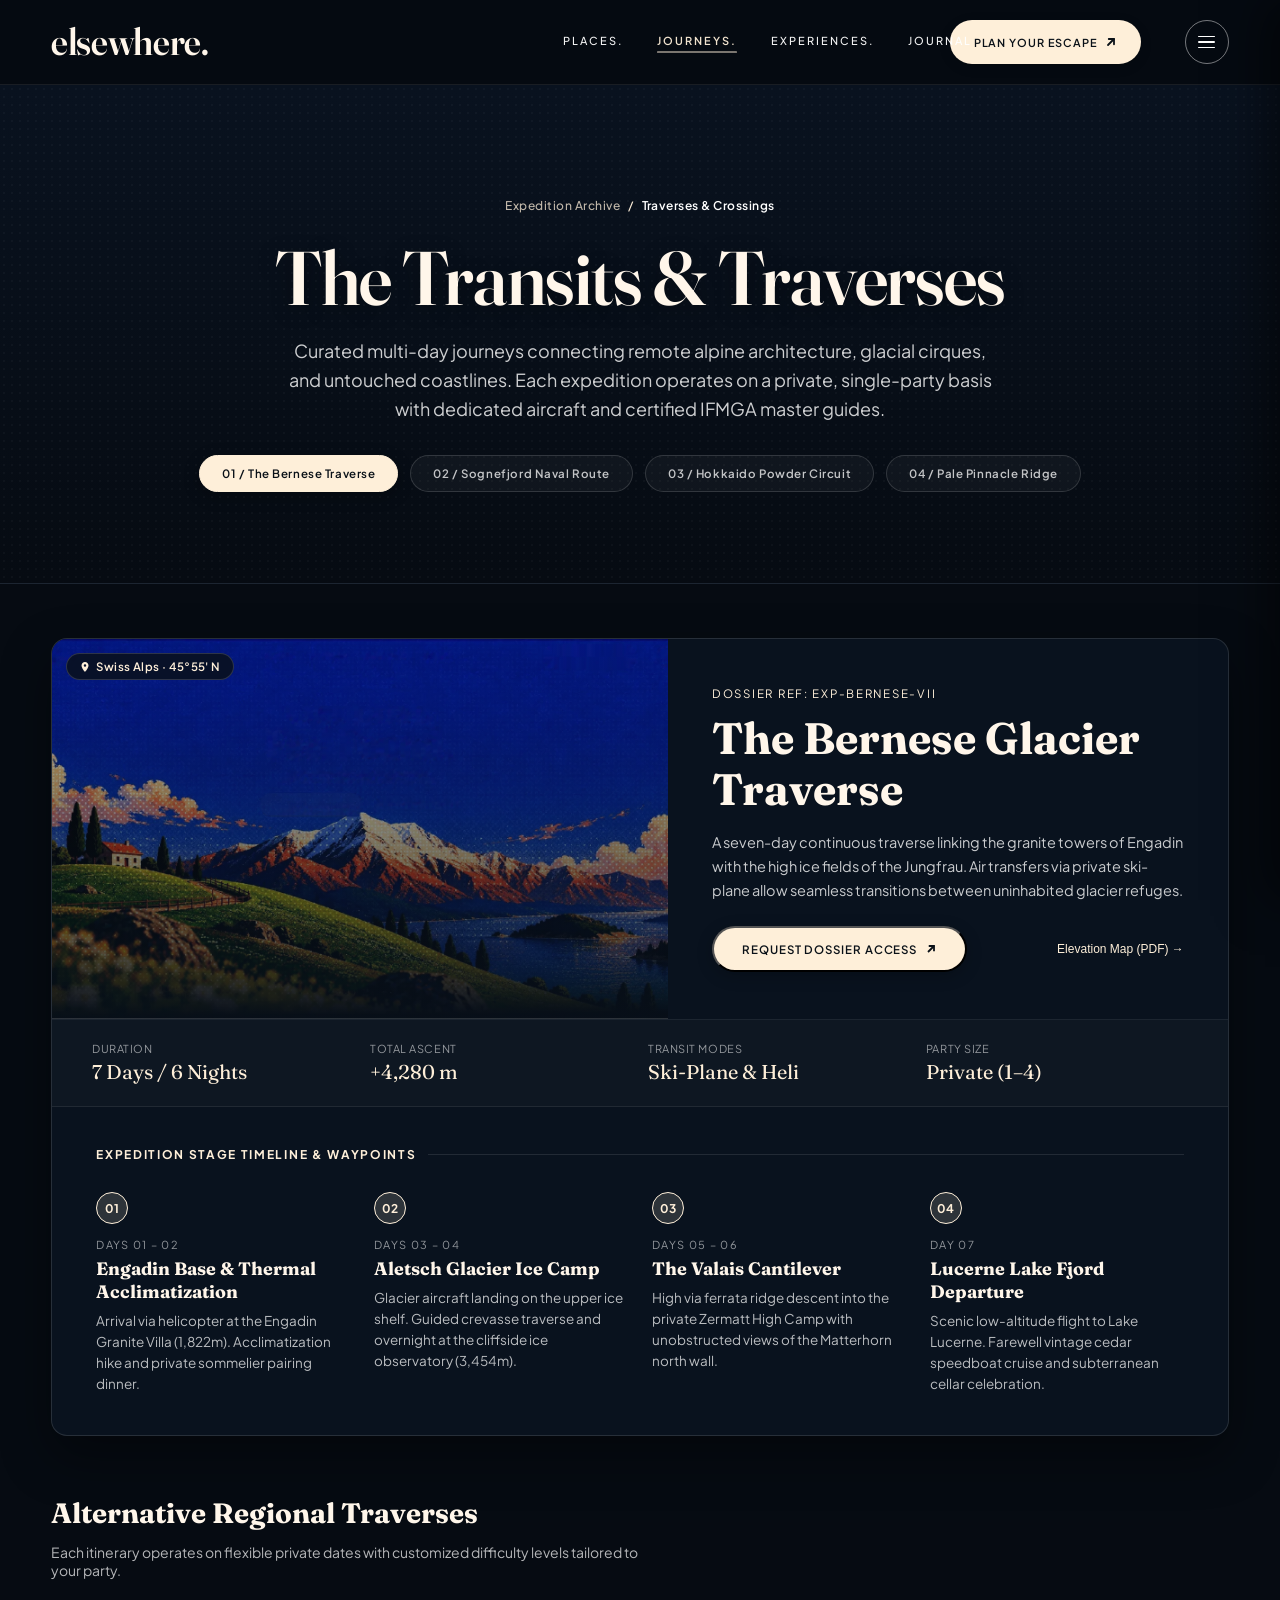
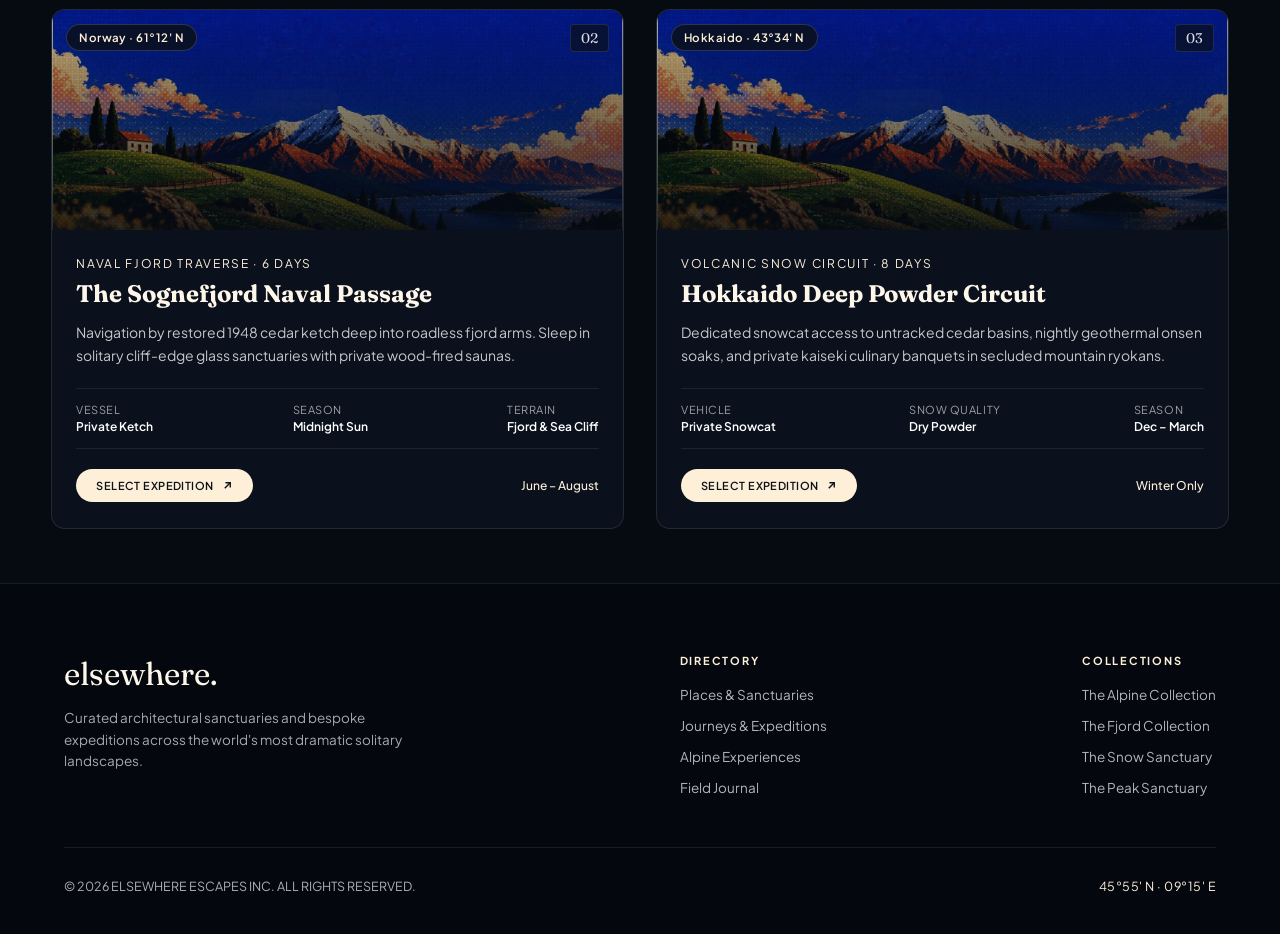
<file: journeys.html>
<!DOCTYPE html>
<html lang="en">
<head>
  <meta charset="UTF-8">
  <meta name="viewport" content="width=device-width, initial-scale=1.0">
  <title>JOURNEYS. — Transits &amp; Traverses | elsewhere.</title>
  <meta name="description" content="Expedition dossiers and day-by-day traverse timelines connecting high alpine refuges, silent waters, and untracked peaks.">

  <!-- Google Fonts: Fraunces & Plus Jakarta Sans & Inter -->
  <link rel="preconnect" href="https://fonts.googleapis.com">
  <link rel="preconnect" href="https://fonts.gstatic.com" crossorigin>
  <link href="https://fonts.googleapis.com/css2?family=Fraunces:ital,opsz,wght,SOFT,WONK@0,9..144,300..700,0..100,0..1;1,9..144,300..700,0..100,0..1&family=Plus+Jakarta+Sans:wght@400;500;600;700&family=Inter:wght@400;500;600&display=swap" rel="stylesheet">

  <link rel="stylesheet" href="css/tokens.css">
  <link rel="stylesheet" href="css/styles.css">
  <link rel="stylesheet" href="css/pages.css">
</head>
<body class="inner-page">

  <!-- Main Navigation Header -->
  <header class="page-header" role="banner">
    <div class="header-inner">
      <a href="index.html" class="site-logo" aria-label="Elsewhere Home">
        <span class="logo-text">elsewhere.</span>
      </a>

      <nav class="nav-menu" aria-label="Primary Navigation">
        <ul class="nav-list">
          <li class="nav-item"><a href="places.html" class="nav-link">PLACES.</a></li>
          <li class="nav-item"><a href="journeys.html" class="nav-link active">JOURNEYS.</a></li>
          <li class="nav-item"><a href="experiences.html" class="nav-link">EXPERIENCES.</a></li>
          <li class="nav-item"><a href="journal.html" class="nav-link">JOURNAL</a></li>
        </ul>
      </nav>

      <div class="header-actions">
        <button type="button" class="btn-escape" id="btnPlanEscape" aria-haspopup="dialog">
          <span class="btn-escape-text">PLAN YOUR ESCAPE</span>
          <svg class="icon-arrow-diagonal" viewBox="0 0 16 16" width="12" height="12" fill="none" stroke="currentColor" stroke-width="2.4" stroke-linecap="round" stroke-linejoin="round" aria-hidden="true">
            <line x1="4" y1="12" x2="12" y2="4"></line>
            <polyline points="5 4 12 4 12 11"></polyline>
          </svg>
        </button>

        <button type="button" class="btn-menu" id="btnToggleMenu" aria-label="Open Navigation Menu" aria-expanded="false" aria-controls="navDrawer">
          <span class="menu-line"></span>
          <span class="menu-line"></span>
          <span class="menu-line"></span>
        </button>
      </div>
    </div>
  </header>

  <!-- Page Hero Banner -->
  <section class="page-hero" aria-labelledby="journeysTitle">
    <div class="page-hero-container">
      <nav class="page-breadcrumbs" aria-label="Breadcrumbs">
        <span>Expedition Archive</span> / <strong>Traverses &amp; Crossings</strong>
      </nav>
      <h1 class="page-title" id="journeysTitle">The Transits &amp; Traverses</h1>
      <p class="page-lead">
        Curated multi-day journeys connecting remote alpine architecture, glacial cirques, and untouched coastlines. Each expedition operates on a private, single-party basis with dedicated aircraft and certified IFMGA master guides.
      </p>

      <!-- Expedition Selection Tabs -->
      <div class="expedition-hero-tabs" role="tablist" aria-label="Choose expedition itinerary dossier">
        <button type="button" class="expedition-tab active" role="tab" aria-selected="true" data-expedition="bernese">01 / The Bernese Traverse</button>
        <button type="button" class="expedition-tab" role="tab" aria-selected="false" data-expedition="sognefjord">02 / Sognefjord Naval Route</button>
        <button type="button" class="expedition-tab" role="tab" aria-selected="false" data-expedition="volcanic">03 / Hokkaido Powder Circuit</button>
        <button type="button" class="expedition-tab" role="tab" aria-selected="false" data-expedition="dolomiti">04 / Pale Pinnacle Ridge</button>
      </div>
    </div>
  </section>

  <!-- Main Journeys Stage -->
  <main class="page-main" id="journeysMain">

    <!-- Active Featured Expedition Dossier -->
    <article class="expedition-dossier" id="featuredDossier">
      <div class="dossier-top">
        <div class="dossier-visual">
          <img src="assets/images/background-clean.webp" alt="Bernese Traverse alpine landscape" id="dossierImg" loading="lazy">
          <div class="dossier-visual-overlay"></div>
          <span class="card-location-tag" id="dossierBadge">
            <svg viewBox="0 0 24 24" width="12" height="12" fill="currentColor"><path d="M12 2C8.13 2 5 5.13 5 9c0 5.25 7 13 7 13s7-7.75 7-13c0-3.87-3.13-7-7-7zm0 9.5a2.5 2.5 0 0 1 0-5 2.5 2.5 0 0 1 0 5z"/></svg>
            <span id="dossierLocation">Swiss Alps · 45°55' N</span>
          </span>
        </div>
        <div class="dossier-header-info">
          <span class="dossier-code" id="dossierCode">DOSSIER REF: EXP-BERNESE-VII</span>
          <h2 class="dossier-title" id="dossierTitle">The Bernese Glacier Traverse</h2>
          <p class="dossier-lead" id="dossierLead">
            A seven-day continuous traverse linking the granite towers of Engadin with the high ice fields of the Jungfrau. Air transfers via private ski-plane allow seamless transitions between uninhabited glacier refuges.
          </p>
          <div class="card-action-row">
            <button type="button" class="btn-primary" onclick="document.getElementById('btnPlanEscape').click();">
              <span>REQUEST DOSSIER ACCESS</span>
              <svg class="icon-arrow-diagonal" viewBox="0 0 16 16" width="12" height="12" fill="none" stroke="currentColor" stroke-width="2.4"><line x1="4" y1="12" x2="12" y2="4"></line><polyline points="5 4 12 4 12 11"></polyline></svg>
            </button>
            <button type="button" class="card-link-more" onclick="alert('Elevation itinerary profile downloaded.');" style="background:none;border:none;cursor:pointer;">
              Elevation Map (PDF) &rarr;
            </button>
          </div>
        </div>
      </div>

      <!-- Technical Metrics Strip -->
      <div class="metrics-strip" id="dossierMetrics">
        <div class="metric-cell">
          <span class="metric-label">Duration</span>
          <span class="metric-val" id="metricDuration">7 Days / 6 Nights</span>
        </div>
        <div class="metric-cell">
          <span class="metric-label">Total Ascent</span>
          <span class="metric-val" id="metricAscent">+4,280 m</span>
        </div>
        <div class="metric-cell">
          <span class="metric-label">Transit Modes</span>
          <span class="metric-val" id="metricTransit">Ski-Plane &amp; Heli</span>
        </div>
        <div class="metric-cell">
          <span class="metric-label">Party Size</span>
          <span class="metric-val" id="metricGroup">Private (1&ndash;4)</span>
        </div>
      </div>

      <!-- Day-by-Day Timeline Stages -->
      <div class="timeline-stages">
        <h3 class="timeline-stages-title">EXPEDITION STAGE TIMELINE &amp; WAYPOINTS</h3>
        <div class="timeline-list" id="timelineList">
          
          <div class="timeline-item">
            <span class="timeline-step-badge">01</span>
            <span class="timeline-days">DAYS 01 &ndash; 02</span>
            <h4 class="timeline-loc">Engadin Base &amp; Thermal Acclimatization</h4>
            <p class="timeline-desc">Arrival via helicopter at the Engadin Granite Villa (1,822m). Acclimatization hike and private sommelier pairing dinner.</p>
          </div>

          <div class="timeline-item">
            <span class="timeline-step-badge">02</span>
            <span class="timeline-days">DAYS 03 &ndash; 04</span>
            <h4 class="timeline-loc">Aletsch Glacier Ice Camp</h4>
            <p class="timeline-desc">Glacier aircraft landing on the upper ice shelf. Guided crevasse traverse and overnight at the cliffside ice observatory (3,454m).</p>
          </div>

          <div class="timeline-item">
            <span class="timeline-step-badge">03</span>
            <span class="timeline-days">DAYS 05 &ndash; 06</span>
            <h4 class="timeline-loc">The Valais Cantilever</h4>
            <p class="timeline-desc">High via ferrata ridge descent into the private Zermatt High Camp with unobstructed views of the Matterhorn north wall.</p>
          </div>

          <div class="timeline-item">
            <span class="timeline-step-badge">04</span>
            <span class="timeline-days">DAY 07</span>
            <h4 class="timeline-loc">Lucerne Lake Fjord Departure</h4>
            <p class="timeline-desc">Scenic low-altitude flight to Lake Lucerne. Farewell vintage cedar speedboat cruise and subterranean cellar celebration.</p>
          </div>

        </div>
      </div>
    </article>

    <!-- Additional Expeditions Overview -->
    <div class="wander-header" style="text-align:left; margin: 60px 0 30px;">
      <h3 class="card-heading" style="font-size:28px;">Alternative Regional Traverses</h3>
      <p style="font-size:14px; color:rgba(255,255,255,0.7); max-width:600px;">
        Each itinerary operates on flexible private dates with customized difficulty levels tailored to your party.
      </p>
    </div>

    <div class="journeys-grid-wide">
      
      <!-- Wide Card 1: Sognefjord -->
      <article class="journey-card-wide">
        <div class="card-media" style="height:220px;">
          <img src="assets/images/background-clean.webp" alt="Sognefjord vintage wooden ketch" class="card-media-art" loading="lazy">
          <div class="card-media-overlay"></div>
          <span class="card-location-tag">Norway · 61°12' N</span>
          <span class="card-number-tag">02</span>
        </div>
        <div class="card-body">
          <span class="card-region">NAVAL FJORD TRAVERSE · 6 DAYS</span>
          <h3 class="card-heading">The Sognefjord Naval Passage</h3>
          <p class="card-description">
            Navigation by restored 1948 cedar ketch deep into roadless fjord arms. Sleep in solitary cliff-edge glass sanctuaries with private wood-fired saunas.
          </p>
          <div class="card-specs">
            <div class="spec-item"><span class="spec-label">Vessel</span><span class="spec-val">Private Ketch</span></div>
            <div class="spec-item"><span class="spec-label">Season</span><span class="spec-val">Midnight Sun</span></div>
            <div class="spec-item"><span class="spec-label">Terrain</span><span class="spec-val">Fjord &amp; Sea Cliff</span></div>
          </div>
          <div class="card-action-row">
            <button type="button" class="btn-card-inquire" onclick="document.getElementById('btnPlanEscape').click();">
              <span>SELECT EXPEDITION</span>
              <svg viewBox="0 0 16 16" width="11" height="11" fill="none" stroke="currentColor" stroke-width="2"><line x1="4" y1="12" x2="12" y2="4"></line><polyline points="5 4 12 4 12 11"></polyline></svg>
            </button>
            <span class="card-link-more">June &ndash; August</span>
          </div>
        </div>
      </article>

      <!-- Wide Card 2: Hokkaido -->
      <article class="journey-card-wide">
        <div class="card-media" style="height:220px;">
          <img src="assets/images/background-clean.webp" alt="Hokkaido snowcat and volcanic powder traverse" class="card-media-art" loading="lazy">
          <div class="card-media-overlay"></div>
          <span class="card-location-tag">Hokkaido · 43°34' N</span>
          <span class="card-number-tag">03</span>
        </div>
        <div class="card-body">
          <span class="card-region">VOLCANIC SNOW CIRCUIT · 8 DAYS</span>
          <h3 class="card-heading">Hokkaido Deep Powder Circuit</h3>
          <p class="card-description">
            Dedicated snowcat access to untracked cedar basins, nightly geothermal onsen soaks, and private kaiseki culinary banquets in secluded mountain ryokans.
          </p>
          <div class="card-specs">
            <div class="spec-item"><span class="spec-label">Vehicle</span><span class="spec-val">Private Snowcat</span></div>
            <div class="spec-item"><span class="spec-label">Snow Quality</span><span class="spec-val">Dry Powder</span></div>
            <div class="spec-item"><span class="spec-label">Season</span><span class="spec-val">Dec &ndash; March</span></div>
          </div>
          <div class="card-action-row">
            <button type="button" class="btn-card-inquire" onclick="document.getElementById('btnPlanEscape').click();">
              <span>SELECT EXPEDITION</span>
              <svg viewBox="0 0 16 16" width="11" height="11" fill="none" stroke="currentColor" stroke-width="2"><line x1="4" y1="12" x2="12" y2="4"></line><polyline points="5 4 12 4 12 11"></polyline></svg>
            </button>
            <span class="card-link-more">Winter Only</span>
          </div>
        </div>
      </article>

    </div>
  </main>

  <!-- Editorial Site Footer -->
  <footer class="site-footer" role="contentinfo">
    <div class="footer-container">
      <div class="footer-top">
        <div class="footer-brand">
          <a href="index.html" class="footer-logo">elsewhere.</a>
          <p class="footer-motto">
            Curated architectural sanctuaries and bespoke expeditions across the world's most dramatic solitary landscapes.
          </p>
        </div>
        <div class="footer-nav-col">
          <h3>Directory</h3>
          <ul class="footer-links">
            <li><a href="places.html">Places &amp; Sanctuaries</a></li>
            <li><a href="journeys.html">Journeys &amp; Expeditions</a></li>
            <li><a href="experiences.html">Alpine Experiences</a></li>
            <li><a href="journal.html">Field Journal</a></li>
          </ul>
        </div>
        <div class="footer-nav-col">
          <h3>Collections</h3>
          <ul class="footer-links">
            <li><a href="journeys.html?filter=swiss">The Alpine Collection</a></li>
            <li><a href="journeys.html?filter=norway">The Fjord Collection</a></li>
            <li><a href="journeys.html?filter=hokkaido">The Snow Sanctuary</a></li>
            <li><a href="journeys.html?filter=dolomites">The Peak Sanctuary</a></li>
          </ul>
        </div>
      </div>
      <div class="footer-bottom">
        <span>&copy; 2026 ELSEWHERE ESCAPES INC. ALL RIGHTS RESERVED.</span>
        <span class="footer-coords">45°55' N · 09°15' E</span>
      </div>
    </div>
  </footer>

  <!-- Off-Canvas Editorial Navigation Drawer -->
  <aside class="nav-drawer" id="navDrawer" aria-hidden="true" role="dialog" aria-modal="true" aria-label="Destination Directory">
    <div class="drawer-header">
      <span class="drawer-logo">elsewhere.</span>
      <button type="button" class="btn-drawer-close" id="btnCloseDrawer" aria-label="Close menu">
        <svg viewBox="0 0 24 24" width="22" height="22" fill="none" stroke="currentColor" stroke-width="2" stroke-linecap="round">
          <line x1="18" y1="6" x2="6" y2="18"></line>
          <line x1="6" y1="6" x2="18" y2="18"></line>
        </svg>
      </button>
    </div>

    <div class="drawer-content">
      <nav class="drawer-nav">
        <ul class="drawer-links">
          <li><a href="places.html" class="drawer-link">01 &nbsp; PLACES.</a></li>
          <li><a href="journeys.html" class="drawer-link">02 &nbsp; JOURNEYS.</a></li>
          <li><a href="experiences.html" class="drawer-link">03 &nbsp; EXPERIENCES.</a></li>
          <li><a href="journal.html" class="drawer-link">04 &nbsp; JOURNAL</a></li>
          <li><a href="#" class="drawer-link" onclick="document.getElementById('btnCloseDrawer').click(); document.getElementById('btnPlanEscape').click(); return false;">05 &nbsp; PRIVATE RESERVATIONS</a></li>
        </ul>
      </nav>

      <div class="drawer-destinations">
        <h2 class="drawer-subtitle">CURATED EXPEDITIONS</h2>
        <div class="drawer-tags">
          <span class="tag-pill">Swiss Alps · 45°55' N</span>
          <span class="tag-pill">Norwegian Fjords · 61°12' N</span>
          <span class="tag-pill">Hokkaido Peaks · 43°34' N</span>
          <span class="tag-pill">Dolomites · 46°30' N</span>
        </div>
      </div>

      <div class="drawer-footer">
        <p>Bespoke sanctuary journeys across the world's most remote landscapes.</p>
        <span class="drawer-copyright">&copy; 2026 ELSEWHERE ESCAPES INC.</span>
      </div>
    </div>
  </aside>

  <!-- Booking / Escape Modal Dialog -->
  <dialog class="escape-modal" id="escapeModal" aria-labelledby="modalTitle">
    <div class="modal-card">
      <button type="button" class="btn-modal-close" id="btnCloseModal" aria-label="Close dialog">
        <svg viewBox="0 0 24 24" width="20" height="20" fill="none" stroke="currentColor" stroke-width="2" stroke-linecap="round">
          <line x1="18" y1="6" x2="6" y2="18"></line>
          <line x1="6" y1="6" x2="18" y2="18"></line>
        </svg>
      </button>

      <h2 class="modal-title" id="modalTitle">Plan Your Escape</h2>
      <p class="modal-desc">Tell us where your curiosity leads. Our expedition architects will tailor your stay.</p>

      <form class="modal-form" id="escapeForm" onsubmit="event.preventDefault(); alert('Your expedition inquiry has been received. Our concierge will be in touch shortly.'); document.getElementById('escapeModal').close();">
        <div class="form-row">
          <label class="form-label" for="inpDestination">Destination Collection</label>
          <select id="inpDestination" class="form-select" required>
            <option value="swiss">The Alpine Collection — Switzerland</option>
            <option value="fjord">The Fjord Collection — Norway</option>
            <option value="hokkaido">The Snow Sanctuary — Hokkaido</option>
            <option value="dolomites">The Peak Sanctuary — Dolomites</option>
          </select>
        </div>

        <div class="form-grid">
          <div class="form-row">
            <label class="form-label" for="inpSeason">Season of Travel</label>
            <select id="inpSeason" class="form-select">
              <option>Summer Alpenglow</option>
              <option>Autumn Harvest</option>
              <option>Winter Snowscape</option>
              <option>Spring Blossom</option>
            </select>
          </div>
          <div class="form-row">
            <label class="form-label" for="inpGuests">Number of Guests</label>
            <select id="inpGuests" class="form-select">
              <option>Solo Traveler</option>
              <option selected>Couple (2 Guests)</option>
              <option>Small Group (3-6 Guests)</option>
              <option>Private Estate Takeover</option>
            </select>
          </div>
        </div>

        <div class="form-row">
          <label class="form-label" for="inpEmail">Email Address</label>
          <input type="email" id="inpEmail" class="form-input" placeholder="wanderer@domain.com" required>
        </div>

        <button type="submit" class="btn-modal-submit">
          <span>REQUEST EXPEDITION ACCESS</span>
          <svg viewBox="0 0 16 16" width="14" height="14" fill="none" stroke="currentColor" stroke-width="2.2" stroke-linecap="round" stroke-linejoin="round">
            <line x1="2" y1="8" x2="13" y2="8"></line>
            <polyline points="9 4 13 8 9 12"></polyline>
          </svg>
        </button>
      </form>
    </div>
  </dialog>

  <script src="js/app.js"></script>
</body>
</html>
</file>
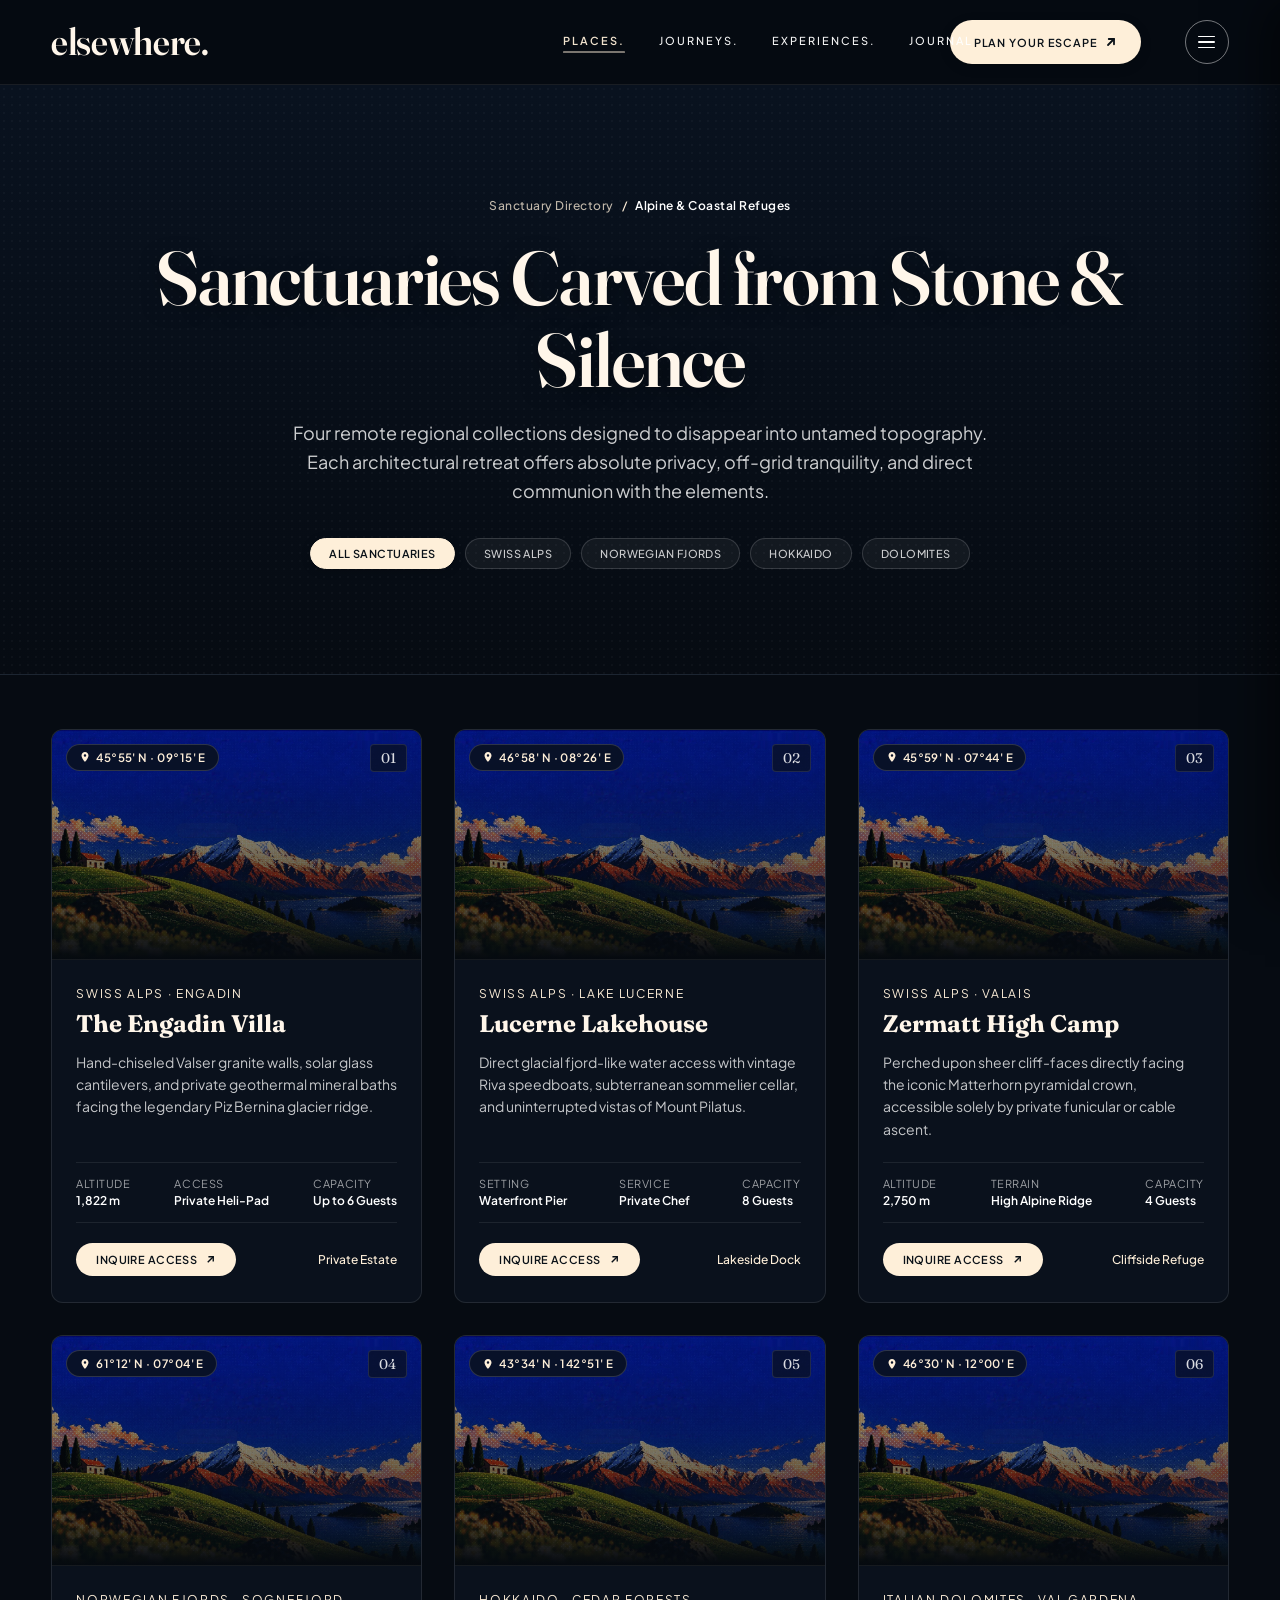
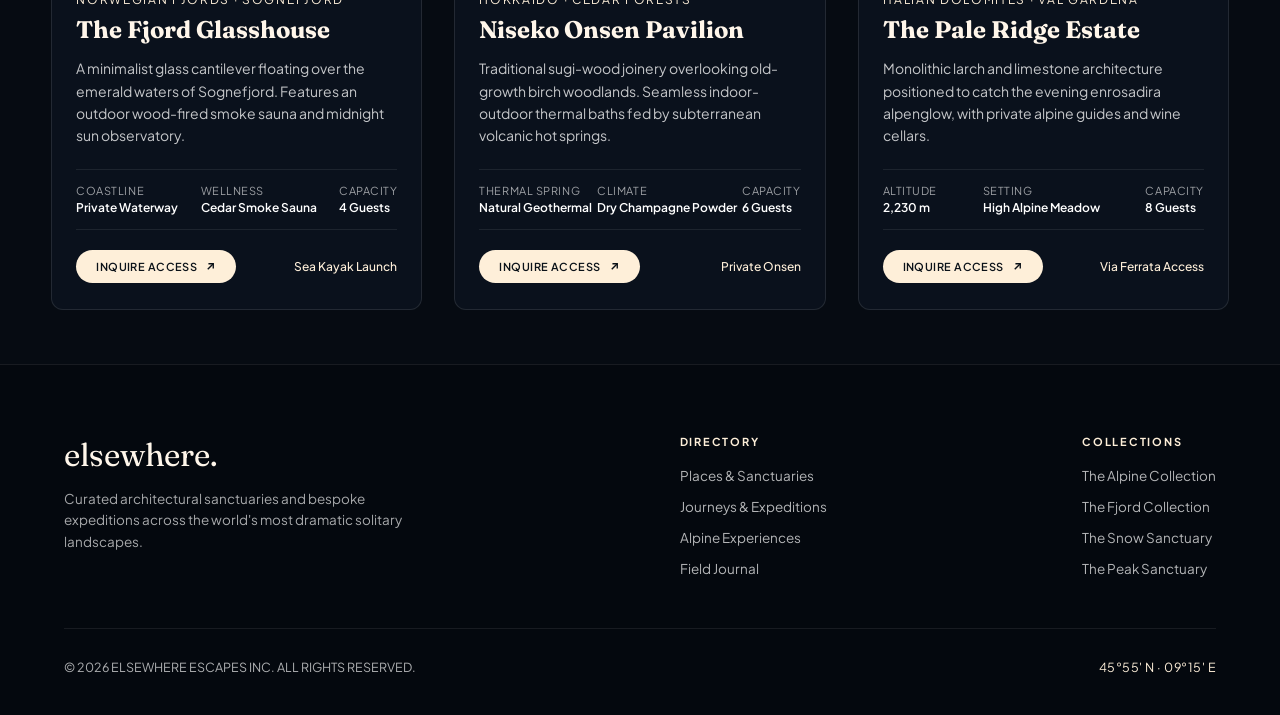
<file: places.html>
<!DOCTYPE html>
<html lang="en">
<head>
  <meta charset="UTF-8">
  <meta name="viewport" content="width=device-width, initial-scale=1.0">
  <title>PLACES. — Sanctuaries & Architectural Refuges | elsewhere.</title>
  <meta name="description" content="Discover secluded sanctuaries across Switzerland, Norway, Hokkaido, and the Dolomites, designed to dissolve into pristine landscapes.">

  <!-- Google Fonts: Fraunces & Plus Jakarta Sans & Inter -->
  <link rel="preconnect" href="https://fonts.googleapis.com">
  <link rel="preconnect" href="https://fonts.gstatic.com" crossorigin>
  <link href="https://fonts.googleapis.com/css2?family=Fraunces:ital,opsz,wght,SOFT,WONK@0,9..144,300..700,0..100,0..1;1,9..144,300..700,0..100,0..1&family=Plus+Jakarta+Sans:wght@400;500;600;700&family=Inter:wght@400;500;600&display=swap" rel="stylesheet">

  <link rel="stylesheet" href="css/tokens.css">
  <link rel="stylesheet" href="css/styles.css">
  <link rel="stylesheet" href="css/pages.css">
</head>
<body class="inner-page">

  <!-- Main Navigation Header -->
  <header class="page-header" role="banner">
    <div class="header-inner">
      <a href="index.html" class="site-logo" aria-label="Elsewhere Home">
        <span class="logo-text">elsewhere.</span>
      </a>

      <nav class="nav-menu" aria-label="Primary Navigation">
        <ul class="nav-list">
          <li class="nav-item"><a href="places.html" class="nav-link active">PLACES.</a></li>
          <li class="nav-item"><a href="journeys.html" class="nav-link">JOURNEYS.</a></li>
          <li class="nav-item"><a href="experiences.html" class="nav-link">EXPERIENCES.</a></li>
          <li class="nav-item"><a href="journal.html" class="nav-link">JOURNAL</a></li>
        </ul>
      </nav>

      <div class="header-actions">
        <button type="button" class="btn-escape" id="btnPlanEscape" aria-haspopup="dialog">
          <span class="btn-escape-text">PLAN YOUR ESCAPE</span>
          <svg class="icon-arrow-diagonal" viewBox="0 0 16 16" width="12" height="12" fill="none" stroke="currentColor" stroke-width="2.4" stroke-linecap="round" stroke-linejoin="round" aria-hidden="true">
            <line x1="4" y1="12" x2="12" y2="4"></line>
            <polyline points="5 4 12 4 12 11"></polyline>
          </svg>
        </button>

        <button type="button" class="btn-menu" id="btnToggleMenu" aria-label="Open Navigation Menu" aria-expanded="false" aria-controls="navDrawer">
          <span class="menu-line"></span>
          <span class="menu-line"></span>
          <span class="menu-line"></span>
        </button>
      </div>
    </div>
  </header>

  <!-- Page Hero Banner -->
  <section class="page-hero" aria-labelledby="placesTitle">
    <div class="page-hero-container">
      <nav class="page-breadcrumbs" aria-label="Breadcrumbs">
        <span>Sanctuary Directory</span> / <strong>Alpine &amp; Coastal Refuges</strong>
      </nav>
      <h1 class="page-title" id="placesTitle">Sanctuaries Carved from Stone &amp; Silence</h1>
      <p class="page-lead">
        Four remote regional collections designed to disappear into untamed topography. Each architectural retreat offers absolute privacy, off-grid tranquility, and direct communion with the elements.
      </p>

      <!-- Filter Bar -->
      <div class="filter-bar" role="toolbar" aria-label="Filter sanctuaries by region">
        <button type="button" class="filter-btn active" data-filter="all">All Sanctuaries</button>
        <button type="button" class="filter-btn" data-filter="swiss">Swiss Alps</button>
        <button type="button" class="filter-btn" data-filter="norway">Norwegian Fjords</button>
        <button type="button" class="filter-btn" data-filter="hokkaido">Hokkaido</button>
        <button type="button" class="filter-btn" data-filter="dolomites">Dolomites</button>
      </div>
    </div>
  </section>

  <!-- Main Places Directory -->
  <main class="page-main" id="placesMain">
    <div class="cards-grid" id="sanctuariesGrid">

      <!-- Place Card 1: Engadin Villa -->
      <article class="place-card" data-region="swiss">
        <div class="card-media">
          <img src="assets/images/background-clean.webp" alt="The Engadin Villa high in the Swiss mountains" class="card-media-art" loading="lazy">
          <div class="card-media-overlay"></div>
          <span class="card-location-tag">
            <svg viewBox="0 0 24 24" width="12" height="12" fill="currentColor"><path d="M12 2C8.13 2 5 5.13 5 9c0 5.25 7 13 7 13s7-7.75 7-13c0-3.87-3.13-7-7-7zm0 9.5a2.5 2.5 0 0 1 0-5 2.5 2.5 0 0 1 0 5z"/></svg>
            45°55' N · 09°15' E
          </span>
          <span class="card-number-tag">01</span>
        </div>
        <div class="card-body">
          <span class="card-region">SWISS ALPS · ENGADIN</span>
          <h2 class="card-heading">The Engadin Villa</h2>
          <p class="card-description">
            Hand-chiseled Valser granite walls, solar glass cantilevers, and private geothermal mineral baths facing the legendary Piz Bernina glacier ridge.
          </p>
          <div class="card-specs">
            <div class="spec-item">
              <span class="spec-label">Altitude</span>
              <span class="spec-val">1,822 m</span>
            </div>
            <div class="spec-item">
              <span class="spec-label">Access</span>
              <span class="spec-val">Private Heli-Pad</span>
            </div>
            <div class="spec-item">
              <span class="spec-label">Capacity</span>
              <span class="spec-val">Up to 6 Guests</span>
            </div>
          </div>
          <div class="card-action-row">
            <button type="button" class="btn-card-inquire" onclick="document.getElementById('btnPlanEscape').click();">
              <span>INQUIRE ACCESS</span>
              <svg viewBox="0 0 16 16" width="11" height="11" fill="none" stroke="currentColor" stroke-width="2"><line x1="4" y1="12" x2="12" y2="4"></line><polyline points="5 4 12 4 12 11"></polyline></svg>
            </button>
            <span class="card-link-more">Private Estate</span>
          </div>
        </div>
      </article>

      <!-- Place Card 2: Lucerne Lakehouse -->
      <article class="place-card" data-region="swiss">
        <div class="card-media">
          <img src="assets/images/background-clean.webp" alt="Lucerne Lakehouse nestled on the shore" class="card-media-art" loading="lazy">
          <div class="card-media-overlay"></div>
          <span class="card-location-tag">
            <svg viewBox="0 0 24 24" width="12" height="12" fill="currentColor"><path d="M12 2C8.13 2 5 5.13 5 9c0 5.25 7 13 7 13s7-7.75 7-13c0-3.87-3.13-7-7-7zm0 9.5a2.5 2.5 0 0 1 0-5 2.5 2.5 0 0 1 0 5z"/></svg>
            46°58' N · 08°26' E
          </span>
          <span class="card-number-tag">02</span>
        </div>
        <div class="card-body">
          <span class="card-region">SWISS ALPS · LAKE LUCERNE</span>
          <h2 class="card-heading">Lucerne Lakehouse</h2>
          <p class="card-description">
            Direct glacial fjord-like water access with vintage Riva speedboats, subterranean sommelier cellar, and uninterrupted vistas of Mount Pilatus.
          </p>
          <div class="card-specs">
            <div class="spec-item">
              <span class="spec-label">Setting</span>
              <span class="spec-val">Waterfront Pier</span>
            </div>
            <div class="spec-item">
              <span class="spec-label">Service</span>
              <span class="spec-val">Private Chef</span>
            </div>
            <div class="spec-item">
              <span class="spec-label">Capacity</span>
              <span class="spec-val">8 Guests</span>
            </div>
          </div>
          <div class="card-action-row">
            <button type="button" class="btn-card-inquire" onclick="document.getElementById('btnPlanEscape').click();">
              <span>INQUIRE ACCESS</span>
              <svg viewBox="0 0 16 16" width="11" height="11" fill="none" stroke="currentColor" stroke-width="2"><line x1="4" y1="12" x2="12" y2="4"></line><polyline points="5 4 12 4 12 11"></polyline></svg>
            </button>
            <span class="card-link-more">Lakeside Dock</span>
          </div>
        </div>
      </article>

      <!-- Place Card 3: Zermatt High Camp -->
      <article class="place-card" data-region="swiss">
        <div class="card-media">
          <img src="assets/images/background-clean.webp" alt="Zermatt High Camp cliffside retreat" class="card-media-art" loading="lazy">
          <div class="card-media-overlay"></div>
          <span class="card-location-tag">
            <svg viewBox="0 0 24 24" width="12" height="12" fill="currentColor"><path d="M12 2C8.13 2 5 5.13 5 9c0 5.25 7 13 7 13s7-7.75 7-13c0-3.87-3.13-7-7-7zm0 9.5a2.5 2.5 0 0 1 0-5 2.5 2.5 0 0 1 0 5z"/></svg>
            45°59' N · 07°44' E
          </span>
          <span class="card-number-tag">03</span>
        </div>
        <div class="card-body">
          <span class="card-region">SWISS ALPS · VALAIS</span>
          <h2 class="card-heading">Zermatt High Camp</h2>
          <p class="card-description">
            Perched upon sheer cliff-faces directly facing the iconic Matterhorn pyramidal crown, accessible solely by private funicular or cable ascent.
          </p>
          <div class="card-specs">
            <div class="spec-item">
              <span class="spec-label">Altitude</span>
              <span class="spec-val">2,750 m</span>
            </div>
            <div class="spec-item">
              <span class="spec-label">Terrain</span>
              <span class="spec-val">High Alpine Ridge</span>
            </div>
            <div class="spec-item">
              <span class="spec-label">Capacity</span>
              <span class="spec-val">4 Guests</span>
            </div>
          </div>
          <div class="card-action-row">
            <button type="button" class="btn-card-inquire" onclick="document.getElementById('btnPlanEscape').click();">
              <span>INQUIRE ACCESS</span>
              <svg viewBox="0 0 16 16" width="11" height="11" fill="none" stroke="currentColor" stroke-width="2"><line x1="4" y1="12" x2="12" y2="4"></line><polyline points="5 4 12 4 12 11"></polyline></svg>
            </button>
            <span class="card-link-more">Cliffside Refuge</span>
          </div>
        </div>
      </article>

      <!-- Place Card 4: Sognefjord Fjord Cabin -->
      <article class="place-card" data-region="norway">
        <div class="card-media">
          <img src="assets/images/background-clean.webp" alt="Sognefjord Glass Cabin in Norway" class="card-media-art" loading="lazy">
          <div class="card-media-overlay"></div>
          <span class="card-location-tag">
            <svg viewBox="0 0 24 24" width="12" height="12" fill="currentColor"><path d="M12 2C8.13 2 5 5.13 5 9c0 5.25 7 13 7 13s7-7.75 7-13c0-3.87-3.13-7-7-7zm0 9.5a2.5 2.5 0 0 1 0-5 2.5 2.5 0 0 1 0 5z"/></svg>
            61°12' N · 07°04' E
          </span>
          <span class="card-number-tag">04</span>
        </div>
        <div class="card-body">
          <span class="card-region">NORWEGIAN FJORDS · SOGNEFJORD</span>
          <h2 class="card-heading">The Fjord Glasshouse</h2>
          <p class="card-description">
            A minimalist glass cantilever floating over the emerald waters of Sognefjord. Features an outdoor wood-fired smoke sauna and midnight sun observatory.
          </p>
          <div class="card-specs">
            <div class="spec-item">
              <span class="spec-label">Coastline</span>
              <span class="spec-val">Private Waterway</span>
            </div>
            <div class="spec-item">
              <span class="spec-label">Wellness</span>
              <span class="spec-val">Cedar Smoke Sauna</span>
            </div>
            <div class="spec-item">
              <span class="spec-label">Capacity</span>
              <span class="spec-val">4 Guests</span>
            </div>
          </div>
          <div class="card-action-row">
            <button type="button" class="btn-card-inquire" onclick="document.getElementById('btnPlanEscape').click();">
              <span>INQUIRE ACCESS</span>
              <svg viewBox="0 0 16 16" width="11" height="11" fill="none" stroke="currentColor" stroke-width="2"><line x1="4" y1="12" x2="12" y2="4"></line><polyline points="5 4 12 4 12 11"></polyline></svg>
            </button>
            <span class="card-link-more">Sea Kayak Launch</span>
          </div>
        </div>
      </article>

      <!-- Place Card 5: Hokkaido Cedar Pavilion -->
      <article class="place-card" data-region="hokkaido">
        <div class="card-media">
          <img src="assets/images/background-clean.webp" alt="Niseko Cedar Pavilion in Hokkaido winter" class="card-media-art" loading="lazy">
          <div class="card-media-overlay"></div>
          <span class="card-location-tag">
            <svg viewBox="0 0 24 24" width="12" height="12" fill="currentColor"><path d="M12 2C8.13 2 5 5.13 5 9c0 5.25 7 13 7 13s7-7.75 7-13c0-3.87-3.13-7-7-7zm0 9.5a2.5 2.5 0 0 1 0-5 2.5 2.5 0 0 1 0 5z"/></svg>
            43°34' N · 142°51' E
          </span>
          <span class="card-number-tag">05</span>
        </div>
        <div class="card-body">
          <span class="card-region">HOKKAIDO · CEDAR FORESTS</span>
          <h2 class="card-heading">Niseko Onsen Pavilion</h2>
          <p class="card-description">
            Traditional sugi-wood joinery overlooking old-growth birch woodlands. Seamless indoor-outdoor thermal baths fed by subterranean volcanic hot springs.
          </p>
          <div class="card-specs">
            <div class="spec-item">
              <span class="spec-label">Thermal Spring</span>
              <span class="spec-val">Natural Geothermal</span>
            </div>
            <div class="spec-item">
              <span class="spec-label">Climate</span>
              <span class="spec-val">Dry Champagne Powder</span>
            </div>
            <div class="spec-item">
              <span class="spec-label">Capacity</span>
              <span class="spec-val">6 Guests</span>
            </div>
          </div>
          <div class="card-action-row">
            <button type="button" class="btn-card-inquire" onclick="document.getElementById('btnPlanEscape').click();">
              <span>INQUIRE ACCESS</span>
              <svg viewBox="0 0 16 16" width="11" height="11" fill="none" stroke="currentColor" stroke-width="2"><line x1="4" y1="12" x2="12" y2="4"></line><polyline points="5 4 12 4 12 11"></polyline></svg>
            </button>
            <span class="card-link-more">Private Onsen</span>
          </div>
        </div>
      </article>

      <!-- Place Card 6: Dolomites Peak Sanctuary -->
      <article class="place-card" data-region="dolomites">
        <div class="card-media">
          <img src="assets/images/background-clean.webp" alt="Dolomites limestone peak sanctuary" class="card-media-art" loading="lazy">
          <div class="card-media-overlay"></div>
          <span class="card-location-tag">
            <svg viewBox="0 0 24 24" width="12" height="12" fill="currentColor"><path d="M12 2C8.13 2 5 5.13 5 9c0 5.25 7 13 7 13s7-7.75 7-13c0-3.87-3.13-7-7-7zm0 9.5a2.5 2.5 0 0 1 0-5 2.5 2.5 0 0 1 0 5z"/></svg>
            46°30' N · 12°00' E
          </span>
          <span class="card-number-tag">06</span>
        </div>
        <div class="card-body">
          <span class="card-region">ITALIAN DOLOMITES · VAL GARDENA</span>
          <h2 class="card-heading">The Pale Ridge Estate</h2>
          <p class="card-description">
            Monolithic larch and limestone architecture positioned to catch the evening enrosadira alpenglow, with private alpine guides and wine cellars.
          </p>
          <div class="card-specs">
            <div class="spec-item">
              <span class="spec-label">Altitude</span>
              <span class="spec-val">2,230 m</span>
            </div>
            <div class="spec-item">
              <span class="spec-label">Setting</span>
              <span class="spec-val">High Alpine Meadow</span>
            </div>
            <div class="spec-item">
              <span class="spec-label">Capacity</span>
              <span class="spec-val">8 Guests</span>
            </div>
          </div>
          <div class="card-action-row">
            <button type="button" class="btn-card-inquire" onclick="document.getElementById('btnPlanEscape').click();">
              <span>INQUIRE ACCESS</span>
              <svg viewBox="0 0 16 16" width="11" height="11" fill="none" stroke="currentColor" stroke-width="2"><line x1="4" y1="12" x2="12" y2="4"></line><polyline points="5 4 12 4 12 11"></polyline></svg>
            </button>
            <span class="card-link-more">Via Ferrata Access</span>
          </div>
        </div>
      </article>

    </div>
  </main>

  <!-- Editorial Site Footer -->
  <footer class="site-footer" role="contentinfo">
    <div class="footer-container">
      <div class="footer-top">
        <div class="footer-brand">
          <a href="index.html" class="footer-logo">elsewhere.</a>
          <p class="footer-motto">
            Curated architectural sanctuaries and bespoke expeditions across the world's most dramatic solitary landscapes.
          </p>
        </div>
        <div class="footer-nav-col">
          <h3>Directory</h3>
          <ul class="footer-links">
            <li><a href="places.html">Places &amp; Sanctuaries</a></li>
            <li><a href="journeys.html">Journeys &amp; Expeditions</a></li>
            <li><a href="experiences.html">Alpine Experiences</a></li>
            <li><a href="journal.html">Field Journal</a></li>
          </ul>
        </div>
        <div class="footer-nav-col">
          <h3>Collections</h3>
          <ul class="footer-links">
            <li><a href="places.html?filter=swiss">The Alpine Collection</a></li>
            <li><a href="places.html?filter=norway">The Fjord Collection</a></li>
            <li><a href="places.html?filter=hokkaido">The Snow Sanctuary</a></li>
            <li><a href="places.html?filter=dolomites">The Peak Sanctuary</a></li>
          </ul>
        </div>
      </div>
      <div class="footer-bottom">
        <span>&copy; 2026 ELSEWHERE ESCAPES INC. ALL RIGHTS RESERVED.</span>
        <span class="footer-coords">45°55' N · 09°15' E</span>
      </div>
    </div>
  </footer>

  <!-- Off-Canvas Editorial Navigation Drawer -->
  <aside class="nav-drawer" id="navDrawer" aria-hidden="true" role="dialog" aria-modal="true" aria-label="Destination Directory">
    <div class="drawer-header">
      <span class="drawer-logo">elsewhere.</span>
      <button type="button" class="btn-drawer-close" id="btnCloseDrawer" aria-label="Close menu">
        <svg viewBox="0 0 24 24" width="22" height="22" fill="none" stroke="currentColor" stroke-width="2" stroke-linecap="round">
          <line x1="18" y1="6" x2="6" y2="18"></line>
          <line x1="6" y1="6" x2="18" y2="18"></line>
        </svg>
      </button>
    </div>

    <div class="drawer-content">
      <nav class="drawer-nav">
        <ul class="drawer-links">
          <li><a href="places.html" class="drawer-link">01 &nbsp; PLACES.</a></li>
          <li><a href="journeys.html" class="drawer-link">02 &nbsp; JOURNEYS.</a></li>
          <li><a href="experiences.html" class="drawer-link">03 &nbsp; EXPERIENCES.</a></li>
          <li><a href="journal.html" class="drawer-link">04 &nbsp; JOURNAL</a></li>
          <li><a href="#" class="drawer-link" onclick="document.getElementById('btnCloseDrawer').click(); document.getElementById('btnPlanEscape').click(); return false;">05 &nbsp; PRIVATE RESERVATIONS</a></li>
        </ul>
      </nav>

      <div class="drawer-destinations">
        <h2 class="drawer-subtitle">CURATED EXPEDITIONS</h2>
        <div class="drawer-tags">
          <span class="tag-pill">Swiss Alps · 45°55' N</span>
          <span class="tag-pill">Norwegian Fjords · 61°12' N</span>
          <span class="tag-pill">Hokkaido Peaks · 43°34' N</span>
          <span class="tag-pill">Dolomites · 46°30' N</span>
        </div>
      </div>

      <div class="drawer-footer">
        <p>Bespoke sanctuary journeys across the world's most remote landscapes.</p>
        <span class="drawer-copyright">&copy; 2026 ELSEWHERE ESCAPES INC.</span>
      </div>
    </div>
  </aside>

  <!-- Booking / Escape Modal Dialog -->
  <dialog class="escape-modal" id="escapeModal" aria-labelledby="modalTitle">
    <div class="modal-card">
      <button type="button" class="btn-modal-close" id="btnCloseModal" aria-label="Close dialog">
        <svg viewBox="0 0 24 24" width="20" height="20" fill="none" stroke="currentColor" stroke-width="2" stroke-linecap="round">
          <line x1="18" y1="6" x2="6" y2="18"></line>
          <line x1="6" y1="6" x2="18" y2="18"></line>
        </svg>
      </button>

      <h2 class="modal-title" id="modalTitle">Plan Your Escape</h2>
      <p class="modal-desc">Tell us where your curiosity leads. Our expedition architects will tailor your stay.</p>

      <form class="modal-form" id="escapeForm" onsubmit="event.preventDefault(); alert('Your escape itinerary inquiry has been received. Our concierge will be in touch shortly.'); document.getElementById('escapeModal').close();">
        <div class="form-row">
          <label class="form-label" for="inpDestination">Destination Collection</label>
          <select id="inpDestination" class="form-select" required>
            <option value="swiss">The Alpine Collection — Switzerland</option>
            <option value="fjord">The Fjord Collection — Norway</option>
            <option value="hokkaido">The Snow Sanctuary — Hokkaido</option>
            <option value="dolomites">The Peak Sanctuary — Dolomites</option>
          </select>
        </div>

        <div class="form-grid">
          <div class="form-row">
            <label class="form-label" for="inpSeason">Season of Travel</label>
            <select id="inpSeason" class="form-select">
              <option>Summer Alpenglow</option>
              <option>Autumn Harvest</option>
              <option>Winter Snowscape</option>
              <option>Spring Blossom</option>
            </select>
          </div>
          <div class="form-row">
            <label class="form-label" for="inpGuests">Number of Guests</label>
            <select id="inpGuests" class="form-select">
              <option>Solo Traveler</option>
              <option selected>Couple (2 Guests)</option>
              <option>Small Group (3-6 Guests)</option>
              <option>Private Estate Takeover</option>
            </select>
          </div>
        </div>

        <div class="form-row">
          <label class="form-label" for="inpEmail">Email Address</label>
          <input type="email" id="inpEmail" class="form-input" placeholder="wanderer@domain.com" required>
        </div>

        <button type="submit" class="btn-modal-submit">
          <span>REQUEST ITINERARY ACCESS</span>
          <svg viewBox="0 0 16 16" width="14" height="14" fill="none" stroke="currentColor" stroke-width="2.2" stroke-linecap="round" stroke-linejoin="round">
            <line x1="2" y1="8" x2="13" y2="8"></line>
            <polyline points="9 4 13 8 9 12"></polyline>
          </svg>
        </button>
      </form>
    </div>
  </dialog>

  <script src="js/app.js"></script>
</body>
</html>
</file>
<file: css/tokens.css>
:root {
  /* Palette Tokens */
  --color-canvas-bg: #FDEED6; /* Outer presentation canvas matching Ui-reference.webp */
  --color-cream: #FEEFD9;     /* Pill buttons, badge accent */
  --color-cream-hover: #FFF5E8;
  --color-cream-active: #F7E3C4;
  --color-ivory: #FFF6EA;     /* Hero title "Get Lost. Feel Found." and logo */
  --color-white: #FFFFFF;
  --color-text-primary: #FFFFFF;
  --color-text-secondary: rgba(255, 255, 255, 0.85);
  --color-text-muted: rgba(255, 255, 255, 0.68);
  --color-navy-dark: #0A1118; /* Dark button text */
  --color-navy-text: #0C101A;
  --color-border-subtle: rgba(255, 255, 255, 0.38);
  --color-border-glass: rgba(255, 255, 255, 0.2);
  --color-glass-bg: rgba(255, 255, 255, 0.08);

  /* Typography */
  --font-serif: 'Fraunces', Georgia, 'Times New Roman', serif;
  --font-sans: 'Plus Jakarta Sans', 'Inter', -apple-system, BlinkMacSystemFont, 'Segoe UI', Roboto, sans-serif;

  /* Font Variation Settings */
  --serif-title-settings: 'opsz' 144, 'wght' 600, 'SOFT' 0, 'WONK' 0;
  --serif-logo-settings: 'opsz' 100, 'wght' 550, 'SOFT' 0, 'WONK' 0;

  /* Spacing Scale */
  --space-1: 4px;
  --space-2: 8px;
  --space-3: 12px;
  --space-4: 16px;
  --space-5: 20px;
  --space-6: 24px;
  --space-8: 32px;
  --space-10: 40px;
  --space-12: 48px;
  --space-16: 64px;

  /* Geometry */
  --radius-pill: 9999px;
  --radius-circle: 50%;
  --radius-card: 6px;
  --radius-modal: 16px;

  /* Transitions */
  --transition-fast: 180ms cubic-bezier(0.16, 1, 0.3, 1);
  --transition-normal: 280ms cubic-bezier(0.16, 1, 0.3, 1);
  --transition-slow: 450ms cubic-bezier(0.16, 1, 0.3, 1);

  /* Shadows */
  --shadow-mockup: 0 25px 60px -15px rgba(0, 0, 0, 0.35), 0 10px 25px -10px rgba(0, 0, 0, 0.2);
  --shadow-button: 0 4px 14px rgba(0, 0, 0, 0.18);
  --shadow-button-hover: 0 6px 20px rgba(0, 0, 0, 0.28);
  --shadow-glow: 0 0 25px rgba(254, 239, 217, 0.35);

  /* Elevation */
  --z-bg: 1;
  --z-content: 10;
  --z-header: 50;
  --z-hud: 50;
  --z-drawer: 100;
  --z-modal: 200;
  --z-controls: 300;
}
</file>
<file: css/styles.css>
/* ==========================================================================
   Elsewhere — A Different Kind of Getaway
   Pixel-Perfect CSS Stylesheet (Calibrated to Ui-reference.webp)
   ========================================================================== */

/* Modern CSS Reset */
*, *::before, *::after {
  box-sizing: border-box;
  margin: 0;
  padding: 0;
}

html {
  -webkit-font-smoothing: antialiased;
  -moz-osx-font-smoothing: grayscale;
  text-rendering: optimizeLegibility;
  scroll-behavior: smooth;
  font-size: 16px;
}

body {
  font-family: var(--font-sans);
  color: var(--color-text-primary);
  background-color: var(--color-canvas-bg);
  min-height: 100vh;
  overflow-x: hidden;
  transition: background-color var(--transition-normal);
}

/* ==========================================================================
   View Controller (Floating Mockup / Fullscreen Toggle)
   ========================================================================== */

.view-controller {
  position: fixed;
  top: 18px;
  right: 24px;
  z-index: var(--z-controls);
  opacity: 0;
  transition: opacity 0.25s ease;
}

.view-controller:hover,
.view-controller:focus-within {
  opacity: 1;
}

.view-pill {
  display: flex;
  align-items: center;
  background: rgba(12, 16, 26, 0.88);
  backdrop-filter: blur(12px);
  -webkit-backdrop-filter: blur(12px);
  padding: 4px;
  border-radius: var(--radius-pill);
  border: 1px solid rgba(255, 255, 255, 0.18);
  box-shadow: 0 8px 24px rgba(0, 0, 0, 0.25);
  gap: 2px;
}

.view-btn {
  display: inline-flex;
  align-items: center;
  gap: 6px;
  background: transparent;
  color: rgba(255, 255, 255, 0.7);
  border: none;
  border-radius: var(--radius-pill);
  padding: 6px 14px;
  font-family: var(--font-sans);
  font-size: 11px;
  font-weight: 500;
  letter-spacing: 0.04em;
  cursor: pointer;
  transition: all var(--transition-fast);
}

.view-btn:hover {
  color: #FFFFFF;
}

.view-btn.active {
  background: var(--color-cream);
  color: var(--color-navy-dark);
  font-weight: 600;
  box-shadow: 0 2px 8px rgba(0, 0, 0, 0.15);
}

/* ==========================================================================
   Presentation Modes
   ========================================================================== */

/* Mode 1: Mockup Stage (1600x1200 Presentation Frame matching Ui-reference.webp) */
body.mode-mockup {
  background-color: var(--color-canvas-bg);
  width: 100%;
  margin: 0;
  padding: 0;
  overflow-x: hidden;
}

body.mode-mockup .mockup-stage {
  width: 1600px;
  height: 1200px;
  margin: 0 auto;
  padding: 178px 51px; /* Exact reference offsets */
  position: relative;
  display: flex;
  align-items: flex-start;
  justify-content: center;
  box-sizing: border-box;
}

body.mode-mockup .landing-viewport {
  width: 1498px;
  height: 844px;
  flex-shrink: 0;
  border-radius: 6px;
  box-shadow: 0 14px 45px rgba(0, 0, 0, 0.28);
  position: relative;
  overflow: hidden;
  background-color: #021B79;
}

body.mode-mockup .wander-section {
  display: none; /* Hidden in 1:1 reference frame mode to match image exactly */
}

/* Mode 2: Fullscreen Immersive Mode (Default Landing Page) */
body.mode-fullscreen {
  background-color: #0A1118;
  margin: 0;
  padding: 0;
  width: 100%;
  min-height: 100vh;
  overflow-x: hidden;
}

body.mode-fullscreen .mockup-stage {
  width: 100%;
  max-width: none;
  min-height: 100vh;
  padding: 0;
  margin: 0;
  display: block;
}

body.mode-fullscreen .landing-viewport {
  width: 100%;
  max-width: none;
  height: 100vh;
  height: 100dvh;
  min-height: 100vh;
  border-radius: 0;
  box-shadow: none;
  position: relative;
  overflow: hidden;
  background-color: #021B79;
}

body.mode-fullscreen .bg-artwork-layer {
  background-size: cover;
  background-position: center bottom;
}

body.mode-fullscreen .bg-art-img {
  object-fit: cover;
  object-position: center bottom;
}

body.mode-fullscreen .site-header {
  padding: 24px clamp(24px, 4vw, 56px) 0;
}

body.mode-fullscreen .nav-menu {
  position: absolute;
  left: 50%;
  top: 50%;
  transform: translate(-50%, -50%);
}

body.mode-fullscreen .hero-section {
  padding-top: clamp(70px, 9vh, 120px);
}

body.mode-fullscreen .hero-hud {
  left: clamp(24px, 4vw, 56px);
  right: clamp(24px, 4vw, 56px);
  bottom: 34px;
}

body.mode-fullscreen .wander-section {
  display: block;
}

/* ==========================================================================
   Background Art & Texture Layers
   ========================================================================== */

.bg-artwork-layer {
  position: absolute;
  inset: 0;
  width: 100%;
  height: 100%;
  z-index: var(--z-bg);
  overflow: hidden;
  pointer-events: none;
  background-image: url('../assets/images/background-clean.webp');
  background-size: 100% 100%;
  background-position: center;
  background-repeat: no-repeat;
}

.bg-artwork-layer picture,
.bg-art-img {
  width: 100%;
  height: 100%;
  object-fit: fill;
  display: block;
}

/* Halftone stipple overlay */
.bg-halftone-grain {
  position: absolute;
  inset: 0;
  background-image: radial-gradient(rgba(255, 255, 255, 0.08) 1px, transparent 1px);
  background-size: 6px 6px;
  opacity: 0.65;
  mix-blend-mode: overlay;
  pointer-events: none;
}

/* Top gradient scrim for header readability */
.bg-top-vignette {
  position: absolute;
  top: 0;
  left: 0;
  right: 0;
  height: 140px;
  background: linear-gradient(180deg, rgba(2, 15, 65, 0.4) 0%, rgba(2, 15, 65, 0.08) 60%, transparent 100%);
  pointer-events: none;
}

/* Bottom gradient scrim for HUD readability */
.bg-bottom-vignette {
  position: absolute;
  bottom: 0;
  left: 0;
  right: 0;
  height: 160px;
  background: linear-gradient(0deg, rgba(0, 0, 0, 0.7) 0%, rgba(0, 0, 0, 0.25) 60%, transparent 100%);
  pointer-events: none;
}

/* ==========================================================================
   Header & Navigation (Positioned to exact reference coordinates)
   ========================================================================== */

.site-header {
  position: absolute;
  top: 0;
  left: 0;
  right: 0;
  z-index: var(--z-header);
  padding: 18px 43px 0 44px; /* Measured from ui_inner.png */
  height: 60px;
}

.header-inner {
  display: flex;
  align-items: center;
  justify-content: space-between;
  width: 100%;
  position: relative;
  height: 48px;
}

/* Logo */
.site-logo {
  text-decoration: none;
  display: inline-flex;
  align-items: center;
  transition: opacity var(--transition-fast);
}

.site-logo:hover {
  opacity: 0.88;
}

.logo-text {
  font-family: var(--font-serif);
  font-size: 38px;
  line-height: 1;
  color: var(--color-ivory);
  font-variation-settings: 'opsz' 100, 'wght' 600, 'SOFT' 0, 'WONK' 0;
  letter-spacing: -0.01em;
}

/* Main Navigation Menu */
.nav-menu {
  position: absolute;
  left: 512px;
  top: calc(50% - 4px);
  transform: translateY(-50%);
  display: flex;
  align-items: center;
}

.nav-list {
  display: flex;
  align-items: center;
  gap: 34px;
  list-style: none;
}

.nav-link {
  font-family: var(--font-sans);
  font-size: 11px;
  font-weight: 500;
  letter-spacing: 0.18em;
  color: var(--color-white);
  text-decoration: none;
  opacity: 0.95;
  transition: opacity var(--transition-fast), transform var(--transition-fast);
}

.nav-link:hover {
  opacity: 1;
  transform: translateY(-1px);
}

.nav-link:focus-visible {
  outline: 2px solid var(--color-cream);
  outline-offset: 4px;
  border-radius: 2px;
}

/* Header Actions */
.header-actions {
  display: flex;
  align-items: center;
  gap: 44px;
}

/* Plan Your Escape Button */
.btn-escape {
  display: inline-flex;
  align-items: center;
  justify-content: center;
  gap: 7px;
  background-color: var(--color-cream);
  color: var(--color-navy-dark);
  font-family: var(--font-sans);
  font-size: 11px;
  font-weight: 600;
  letter-spacing: 0.08em;
  text-transform: uppercase;
  padding: 11px 24px;
  height: 44px;
  border-radius: var(--radius-pill);
  border: none;
  cursor: pointer;
  box-shadow: 0 3px 12px rgba(0, 0, 0, 0.15);
  transition: background-color var(--transition-fast), transform var(--transition-fast), box-shadow var(--transition-fast);
}

.btn-escape:hover {
  background-color: var(--color-cream-hover);
  transform: translateY(-1px);
  box-shadow: var(--shadow-button-hover);
}

.btn-escape:active {
  background-color: var(--color-cream-active);
  transform: translateY(0);
}

.btn-escape:focus-visible {
  outline: 2px solid var(--color-white);
  outline-offset: 3px;
}

.icon-arrow-diagonal {
  transition: transform var(--transition-fast);
}

.btn-escape:hover .icon-arrow-diagonal,
.btn-primary:hover .icon-arrow-diagonal {
  transform: translate(2px, -2px);
}

/* Circular Hamburger Menu Button */
.btn-menu {
  width: 44px;
  height: 44px;
  border-radius: 50%;
  border: 1px solid rgba(255, 255, 255, 0.45);
  background: transparent;
  cursor: pointer;
  display: flex;
  flex-direction: column;
  justify-content: center;
  align-items: center;
  gap: 4px;
  transition: background-color var(--transition-fast), border-color var(--transition-fast), transform var(--transition-fast);
}

.btn-menu:hover {
  background-color: rgba(255, 255, 255, 0.12);
  border-color: rgba(255, 255, 255, 0.8);
  transform: scale(1.04);
}

.btn-menu:active {
  transform: scale(0.96);
}

.btn-menu:focus-visible {
  outline: 2px solid var(--color-cream);
  outline-offset: 3px;
}

.menu-line {
  display: block;
  width: 17px;
  height: 1.5px;
  background-color: var(--color-white);
  border-radius: 1px;
  transition: transform var(--transition-fast), opacity var(--transition-fast);
}

/* ==========================================================================
   Hero Section (Positioned to exact reference coordinates)
   ========================================================================== */

.hero-section {
  position: absolute;
  top: 0;
  left: 0;
  right: 0;
  bottom: 0;
  z-index: var(--z-content);
  display: flex;
  flex-direction: column;
  align-items: center;
  justify-content: flex-start;
  padding-top: 74px; /* Calibrated to place eyebrow at Y~91, title at Y~130 */
  text-align: center;
}

.hero-content {
  display: flex;
  flex-direction: column;
  align-items: center;
  max-width: 860px;
  margin: 0 auto;
}

/* Eyebrow */
.hero-eyebrow {
  font-family: var(--font-sans);
  font-size: 11px;
  font-weight: 500;
  letter-spacing: 0.25em;
  color: rgba(255, 255, 255, 0.85);
  text-transform: uppercase;
  margin-bottom: 12px;
}

/* Headline */
.hero-title {
  font-family: var(--font-serif);
  font-size: 84px;
  line-height: 1.04;
  color: var(--color-ivory);
  font-variation-settings: 'opsz' 144, 'wght' 600, 'SOFT' 0, 'WONK' 0;
  letter-spacing: -0.015em;
  margin: 0 0 14px;
  text-shadow: 0 4px 20px rgba(0, 0, 0, 0.18);
}

.title-line {
  display: block;
}

/* Subtitle */
.hero-subtitle {
  font-family: var(--font-sans);
  font-size: 14px;
  line-height: 1.48;
  font-weight: 400;
  color: rgba(255, 255, 255, 0.88);
  margin: 0 0 16px;
  text-shadow: 0 2px 10px rgba(0, 0, 0, 0.22);
}

/* Action Button Group */
.hero-actions {
  display: flex;
  align-items: center;
  justify-content: center;
  gap: 34px;
}

/* Primary Action Pill Button */
.btn-primary {
  display: inline-flex;
  align-items: center;
  justify-content: center;
  gap: 8px;
  background-color: var(--color-cream);
  color: var(--color-navy-dark);
  font-family: var(--font-sans);
  font-size: 11.5px;
  font-weight: 600;
  letter-spacing: 0.08em;
  text-transform: uppercase;
  text-decoration: none;
  padding: 12px 28px;
  height: 46px;
  border-radius: var(--radius-pill);
  box-shadow: 0 4px 16px rgba(0, 0, 0, 0.22);
  transition: background-color var(--transition-fast), transform var(--transition-fast), box-shadow var(--transition-fast);
}

.btn-primary:hover {
  background-color: var(--color-cream-hover);
  transform: translateY(-1.5px);
  box-shadow: var(--shadow-button-hover);
}

.btn-primary:active {
  background-color: var(--color-cream-active);
  transform: translateY(0);
}

.btn-primary:focus-visible {
  outline: 2px solid var(--color-white);
  outline-offset: 3px;
}

/* Secondary Action Link with Underline */
.btn-secondary {
  display: inline-flex;
  align-items: center;
  gap: 8px;
  color: var(--color-white);
  font-family: var(--font-sans);
  font-size: 11.5px;
  font-weight: 600;
  letter-spacing: 0.08em;
  text-transform: uppercase;
  text-decoration: none;
  position: relative;
  transition: opacity var(--transition-fast), transform var(--transition-fast);
}

.btn-secondary-text {
  border-bottom: 1.5px solid rgba(255, 255, 255, 0.7);
  padding-bottom: 2px;
  transition: border-color var(--transition-fast);
}

.icon-arrow-right {
  transition: transform var(--transition-fast);
}

.btn-secondary:hover {
  opacity: 1;
}

.btn-secondary:hover .btn-secondary-text {
  border-bottom-color: var(--color-white);
}

.btn-secondary:hover .icon-arrow-right {
  transform: translateX(4px);
}

.btn-secondary:focus-visible {
  outline: 2px solid var(--color-cream);
  outline-offset: 4px;
  border-radius: 2px;
}

/* ==========================================================================
   Bottom HUD Navigation Bar (Calibrated to reference positions)
   ========================================================================== */

.hero-hud {
  position: absolute;
  bottom: 34px; /* Calibrated from bottom */
  left: 46px;
  right: 44px;
  z-index: var(--z-hud);
  height: 42px;
}

.hud-inner {
  display: flex;
  align-items: center;
  justify-content: space-between;
  width: 100%;
  position: relative;
}

/* Left: Location & Collection Info */
.hud-left {
  display: flex;
  align-items: center;
}

.location-group {
  display: flex;
  align-items: center;
  gap: 10px;
}

.location-pin {
  display: flex;
  align-items: center;
  justify-content: center;
  color: var(--color-cream);
}

.location-info {
  display: flex;
  flex-direction: column;
  gap: 2px;
}

.country-name {
  font-family: var(--font-sans);
  font-size: 12.5px;
  font-weight: 600;
  letter-spacing: 0.08em;
  color: var(--color-white);
  text-transform: uppercase;
}

.geo-coords {
  font-family: var(--font-sans);
  font-size: 11.5px;
  font-weight: 400;
  letter-spacing: 0.04em;
  color: rgba(255, 255, 255, 0.75);
}

.hud-divider {
  width: 1px;
  height: 38px;
  background-color: rgba(255, 255, 255, 0.38);
  margin-left: 55px;
  margin-right: 16px;
}

.collection-group {
  display: flex;
  flex-direction: column;
  line-height: 1.25;
}

.collection-line1,
.collection-line2 {
  font-family: var(--font-sans);
  font-size: 11px;
  font-weight: 500;
  letter-spacing: 0.1em;
  color: rgba(255, 255, 255, 0.92);
  text-transform: uppercase;
}

/* Center: Scroll to Wander (True center at X=749) */
.hud-center {
  position: absolute;
  left: 50%;
  transform: translate(-50%, -4px);
  display: flex;
  align-items: center;
  justify-content: center;
}

.scroll-prompt {
  display: inline-flex;
  align-items: center;
  gap: 6px;
  color: rgba(255, 255, 255, 0.88);
  font-family: var(--font-sans);
  font-size: 11px;
  font-weight: 500;
  letter-spacing: 0.15em;
  text-transform: uppercase;
  text-decoration: none;
  cursor: pointer;
  transition: opacity var(--transition-fast), transform var(--transition-fast);
}

.scroll-prompt:hover {
  opacity: 1;
  color: var(--color-white);
  transform: translateY(2px);
}

.icon-arrow-down {
  transition: transform var(--transition-fast);
}

.scroll-prompt:hover .icon-arrow-down {
  transform: translateY(2px);
}

/* Right: Slide Counter & Chevrons */
.hud-right {
  display: flex;
  align-items: center;
  gap: 64px;
  transform: translateY(-4px); /* Calibrated gap to position controls at edge */
}

.slide-indicator {
  font-family: var(--font-sans);
  font-size: 12.5px;
  font-weight: 500;
  letter-spacing: 0.06em;
  color: var(--color-white);
}

.carousel-controls {
  display: inline-flex;
  align-items: center;
  gap: 12px;
}

.ctrl-arrow {
  background: transparent;
  border: none;
  color: var(--color-white);
  padding: 4px;
  cursor: pointer;
  display: flex;
  align-items: center;
  justify-content: center;
  opacity: 0.85;
  transition: opacity var(--transition-fast), transform var(--transition-fast);
}

.ctrl-arrow:hover {
  opacity: 1;
  transform: scale(1.15);
}

.ctrl-arrow:active {
  transform: scale(0.95);
}

.ctrl-arrow:focus-visible {
  outline: 2px solid var(--color-cream);
  outline-offset: 3px;
  border-radius: 2px;
}

.ctrl-divider {
  width: 1px;
  height: 13px;
  background-color: rgba(255, 255, 255, 0.38);
}

/* ==========================================================================
   Interactive Navigation Drawer
   ========================================================================== */

.nav-drawer {
  position: absolute;
  top: 0;
  right: 0;
  bottom: 0;
  width: 440px;
  max-width: 90vw;
  background: rgba(10, 17, 26, 0.96);
  backdrop-filter: blur(24px);
  -webkit-backdrop-filter: blur(24px);
  z-index: var(--z-drawer);
  padding: 40px;
  display: flex;
  flex-direction: column;
  justify-content: space-between;
  transform: translateX(100%);
  transition: transform var(--transition-normal);
  border-left: 1px solid rgba(255, 255, 255, 0.12);
  box-shadow: -15px 0 45px rgba(0, 0, 0, 0.5);
}

.nav-drawer.open {
  transform: translateX(0);
}

.drawer-header {
  display: flex;
  align-items: center;
  justify-content: space-between;
  margin-bottom: 40px;
}

.drawer-logo {
  font-family: var(--font-serif);
  font-size: 32px;
  color: var(--color-ivory);
}

.btn-drawer-close {
  background: transparent;
  border: none;
  color: var(--color-white);
  cursor: pointer;
  padding: 6px;
  border-radius: 50%;
  display: flex;
  align-items: center;
  justify-content: center;
  transition: background-color var(--transition-fast), transform var(--transition-fast);
}

.btn-drawer-close:hover {
  background-color: rgba(255, 255, 255, 0.1);
  transform: rotate(90deg);
}

.drawer-links {
  list-style: none;
  display: flex;
  flex-direction: column;
  gap: 22px;
}

.drawer-link {
  font-family: var(--font-sans);
  font-size: 18px;
  font-weight: 500;
  letter-spacing: 0.1em;
  color: var(--color-white);
  text-decoration: none;
  transition: color var(--transition-fast), transform var(--transition-fast);
  display: inline-block;
}

.drawer-link:hover {
  color: var(--color-cream);
  transform: translateX(6px);
}

.drawer-destinations {
  margin-top: 40px;
  padding-top: 25px;
  border-top: 1px solid rgba(255, 255, 255, 0.1);
}

.drawer-subtitle {
  font-family: var(--font-sans);
  font-size: 11px;
  letter-spacing: 0.16em;
  color: var(--color-cream);
  margin-bottom: 14px;
}

.drawer-tags {
  display: flex;
  flex-wrap: wrap;
  gap: 8px;
}

.tag-pill {
  font-size: 11px;
  padding: 6px 12px;
  background: rgba(255, 255, 255, 0.08);
  border-radius: var(--radius-pill);
  color: rgba(255, 255, 255, 0.85);
}

.drawer-footer {
  margin-top: 30px;
  font-size: 12px;
  color: rgba(255, 255, 255, 0.55);
  line-height: 1.6;
}

.drawer-copyright {
  display: block;
  margin-top: 10px;
  font-size: 10px;
  letter-spacing: 0.1em;
}

/* ==========================================================================
   Booking Modal Dialog
   ========================================================================== */

.escape-modal {
  border: none;
  background: transparent;
  padding: 0;
  max-width: 520px;
  width: 90vw;
  margin: auto;
  z-index: var(--z-modal);
}

.escape-modal::backdrop {
  background: rgba(0, 0, 0, 0.65);
  backdrop-filter: blur(8px);
}

.modal-card {
  background: #0E1624;
  border: 1px solid rgba(255, 255, 255, 0.15);
  border-radius: var(--radius-modal);
  padding: 36px;
  color: var(--color-white);
  box-shadow: 0 25px 50px rgba(0, 0, 0, 0.6);
  position: relative;
}

.btn-modal-close {
  position: absolute;
  top: 20px;
  right: 20px;
  background: transparent;
  border: none;
  color: rgba(255, 255, 255, 0.7);
  cursor: pointer;
  padding: 4px;
  border-radius: 50%;
  display: flex;
  align-items: center;
  justify-content: center;
  transition: color var(--transition-fast);
}

.btn-modal-close:hover {
  color: #FFFFFF;
}

.modal-eyebrow {
  font-size: 10px;
  letter-spacing: 0.2em;
  color: var(--color-cream);
  font-weight: 600;
  display: block;
  margin-bottom: 8px;
}

.modal-title {
  font-family: var(--font-serif);
  font-size: 32px;
  color: var(--color-ivory);
  margin-bottom: 10px;
}

.modal-desc {
  font-size: 13.5px;
  color: rgba(255, 255, 255, 0.75);
  line-height: 1.5;
  margin-bottom: 24px;
}

.modal-form {
  display: flex;
  flex-direction: column;
  gap: 16px;
}

.form-grid {
  display: grid;
  grid-template-columns: 1fr 1fr;
  gap: 12px;
}

.form-label {
  display: block;
  font-size: 11px;
  letter-spacing: 0.08em;
  color: rgba(255, 255, 255, 0.8);
  margin-bottom: 6px;
  text-transform: uppercase;
}

.form-input,
.form-select {
  width: 100%;
  background: rgba(255, 255, 255, 0.06);
  border: 1px solid rgba(255, 255, 255, 0.2);
  border-radius: 8px;
  padding: 12px 14px;
  color: #FFFFFF;
  font-family: var(--font-sans);
  font-size: 13px;
  transition: border-color var(--transition-fast);
}

.form-input:focus,
.form-select:focus {
  outline: none;
  border-color: var(--color-cream);
}

.btn-modal-submit {
  margin-top: 10px;
  background: var(--color-cream);
  color: var(--color-navy-dark);
  font-family: var(--font-sans);
  font-size: 12px;
  font-weight: 600;
  letter-spacing: 0.08em;
  padding: 14px;
  border-radius: var(--radius-pill);
  border: none;
  cursor: pointer;
  display: flex;
  align-items: center;
  justify-content: center;
  gap: 8px;
  transition: background-color var(--transition-fast), transform var(--transition-fast);
}

.btn-modal-submit:hover {
  background-color: var(--color-cream-hover);
  transform: translateY(-1px);
}

/* ==========================================================================
   Extended Wander Exploration Section
   ========================================================================== */

.wander-section {
  width: 100%;
  max-width: 1498px;
  margin: 60px auto 40px;
  padding: 80px 48px;
  background: #08101C;
  border-radius: var(--radius-card);
  box-shadow: var(--shadow-mockup);
  color: var(--color-white);
}

.wander-container {
  max-width: 1200px;
  margin: 0 auto;
}

.wander-header {
  text-align: center;
  max-width: 680px;
  margin: 0 auto 60px;
}

.section-tag {
  font-size: 11px;
  letter-spacing: 0.24em;
  color: var(--color-cream);
  text-transform: uppercase;
  margin-bottom: 14px;
  display: block;
}

.section-title {
  font-family: var(--font-serif);
  font-size: 46px;
  color: var(--color-ivory);
  margin-bottom: 18px;
}

.section-lead {
  font-size: 15px;
  line-height: 1.7;
  color: rgba(255, 255, 255, 0.78);
}

.wander-grid {
  display: grid;
  grid-template-columns: repeat(3, 1fr);
  gap: 24px;
  margin-bottom: 60px;
}

.retreat-card {
  background: rgba(255, 255, 255, 0.04);
  border: 1px solid rgba(255, 255, 255, 0.1);
  border-radius: 12px;
  padding: 32px 28px;
  display: flex;
  flex-direction: column;
  transition: transform var(--transition-normal), border-color var(--transition-normal);
}

.retreat-card:hover {
  transform: translateY(-4px);
  border-color: rgba(254, 239, 217, 0.35);
}

.card-num {
  font-family: var(--font-serif);
  font-size: 24px;
  color: var(--color-cream);
  margin-bottom: 12px;
}

.card-name {
  font-family: var(--font-serif);
  font-size: 22px;
  color: var(--color-ivory);
  margin-bottom: 12px;
}

.card-desc {
  font-size: 13.5px;
  line-height: 1.6;
  color: rgba(255, 255, 255, 0.75);
  margin-bottom: 24px;
  flex-grow: 1;
}

.card-meta {
  font-size: 11px;
  letter-spacing: 0.04em;
  color: rgba(255, 255, 255, 0.55);
  text-transform: uppercase;
}

.wander-footer {
  display: flex;
  align-items: center;
  justify-content: space-between;
  padding-top: 40px;
  border-top: 1px solid rgba(255, 255, 255, 0.1);
}

.wander-quote blockquote {
  font-family: var(--font-serif);
  font-size: 20px;
  font-style: italic;
  color: var(--color-ivory);
  margin-bottom: 6px;
}

.wander-quote cite {
  font-size: 12px;
  font-style: normal;
  letter-spacing: 0.04em;
  color: var(--color-cream);
}

/* ==========================================================================
   Responsive Adaptations
   ========================================================================== */

@media (max-width: 1200px) {
  .site-header {
    padding: 16px 32px 0;
  }
  .nav-menu {
    left: 440px;
  }
  .nav-list {
    gap: 24px;
  }
  .hero-hud {
    padding: 0 32px;
  }
  .hero-title {
    font-size: 76px;
  }
}

@media (max-width: 960px) {
  .nav-menu {
    display: none; /* Collapses to circular hamburger menu drawer */
  }
  .btn-escape {
    padding: 10px 18px;
    font-size: 11px;
  }
  .hero-title {
    font-size: 60px;
  }
  .hud-center {
    display: none; /* Avoid collision with collection info on tablet */
  }
  .wander-grid {
    grid-template-columns: 1fr;
  }
  .wander-footer {
    flex-direction: column;
    gap: 24px;
    text-align: center;
  }
}

@media (max-width: 680px) {
  body.mode-mockup .mockup-stage {
    padding: 40px 12px;
    height: auto;
  }
  body.mode-mockup .landing-viewport {
    height: auto;
    min-height: 600px;
  }
  .view-controller {
    top: 10px;
    right: 12px;
    transform: scale(0.85);
    transform-origin: top right;
  }
  .site-header {
    left: 0;
    right: 0;
    padding: 18px 20px 0;
  }
  .header-actions {
    gap: 0;
  }
  .logo-text {
    font-size: 28px;
  }
  .btn-escape {
    display: none;
  }
  .hero-section {
    padding-top: 85px;
    padding-bottom: 110px;
  }
  .hero-title {
    font-size: 40px;
  }
  .hero-subtitle {
    font-size: 13px;
    padding: 0 16px;
    line-height: 1.45;
  }
  .hide-mobile-br {
    display: none;
  }
  .hero-actions {
    flex-direction: column;
    gap: 16px;
    width: 100%;
    padding: 0 20px;
  }
  .btn-primary {
    width: 100%;
    font-size: 11px;
    padding: 12px 20px;
  }
  .hero-hud {
    left: 20px;
    right: 20px;
    padding: 0;
    bottom: 24px;
    height: auto;
  }
  .hud-divider,
  .collection-group,
  .hud-center {
    display: none;
  }
  .hud-right {
    gap: 16px;
    transform: none;
  }
  .slide-indicator {
    font-size: 11.5px;
  }
  .country-name {
    font-size: 11.5px;
  }
  .geo-coords {
    font-size: 9.5px;
  }
  .wander-section {
    padding: 40px 18px;
    margin: 32px 10px 20px;
    border-radius: 8px;
  }
  .wander-header {
    margin-bottom: 32px;
  }
  .section-title {
    font-size: 28px;
    line-height: 1.15;
  }
  .section-lead {
    font-size: 13.5px;
    line-height: 1.6;
  }
  .retreat-card {
    padding: 24px 20px;
  }
  .wander-quote blockquote {
    font-size: 17px;
  }
}
</file>
<file: css/pages.css>
/* ==========================================================================
   Elsewhere — Inner Pages Stylesheet (places, journeys, experiences, journal)
   Strictly adheres to the Alpine risograph design tokens and editorial typography
   ========================================================================== */

/* Page Background & Stage Layout */
body.inner-page {
  background-color: #060B12;
  color: var(--color-white);
  min-height: 100vh;
  display: flex;
  flex-direction: column;
  overflow-x: hidden;
}

/* Page Header */
.page-header {
  position: sticky;
  top: 0;
  left: 0;
  right: 0;
  z-index: var(--z-header);
  background: rgba(6, 11, 18, 0.88);
  backdrop-filter: blur(20px);
  -webkit-backdrop-filter: blur(20px);
  border-bottom: 1px solid rgba(255, 255, 255, 0.08);
  padding: 18px clamp(24px, 4vw, 56px);
  transition: background-color var(--transition-normal);
}

.page-header .header-inner {
  display: flex;
  align-items: center;
  justify-content: space-between;
  width: 100%;
  position: relative;
  height: 48px;
}

/* Nav Active Link Indicator */
.nav-link.active {
  color: var(--color-cream);
  font-weight: 600;
  position: relative;
}

.nav-link.active::after {
  content: '';
  position: absolute;
  bottom: -6px;
  left: 0;
  right: 0;
  height: 1.5px;
  background-color: var(--color-cream);
  border-radius: 1px;
}

/* Page Hero Banner */
.page-hero {
  position: relative;
  padding: clamp(90px, 12vh, 140px) clamp(24px, 5vw, 64px) clamp(70px, 9vh, 100px);
  background: linear-gradient(180deg, #09121F 0%, #060B12 100%);
  border-bottom: 1px solid rgba(255, 255, 255, 0.08);
  overflow: hidden;
}

.page-hero::before {
  content: '';
  position: absolute;
  inset: 0;
  background-image: radial-gradient(rgba(255, 255, 255, 0.06) 1px, transparent 1px);
  background-size: 8px 8px;
  opacity: 0.5;
  pointer-events: none;
}

.page-hero-container {
  max-width: 1100px;
  margin: 0 auto;
  position: relative;
  z-index: 2;
  text-align: center;
}

.page-breadcrumbs {
  display: inline-flex;
  align-items: center;
  gap: 8px;
  font-family: var(--font-sans);
  font-size: 12px;
  font-weight: 500;
  letter-spacing: 0.04em;
  color: var(--color-cream);
  margin-bottom: 24px;
}

.page-breadcrumbs span {
  opacity: 0.75;
}

.page-breadcrumbs strong {
  font-weight: 600;
  color: var(--color-white);
}

.page-title {
  font-family: var(--font-serif);
  font-size: clamp(42px, 6vw, 76px);
  line-height: 1.08;
  color: var(--color-ivory);
  font-variation-settings: var(--serif-title-settings);
  margin-bottom: 18px;
  letter-spacing: -0.015em;
  text-shadow: 0 4px 20px rgba(0, 0, 0, 0.35);
}

.page-lead {
  font-family: var(--font-sans);
  font-size: clamp(15px, 1.8vw, 18px);
  line-height: 1.6;
  color: rgba(255, 255, 255, 0.8);
  max-width: 720px;
  margin: 0 auto 32px;
}

/* Filter Bar & Pills */
.filter-bar {
  display: flex;
  align-items: center;
  justify-content: center;
  flex-wrap: wrap;
  gap: 10px;
  margin-top: 24px;
  margin-bottom: 24px;
}

.filter-btn {
  background: rgba(255, 255, 255, 0.05);
  border: 1px solid rgba(255, 255, 255, 0.15);
  color: rgba(255, 255, 255, 0.78);
  font-family: var(--font-sans);
  font-size: 11px;
  font-weight: 500;
  letter-spacing: 0.04em;
  text-transform: uppercase;
  padding: 8px 18px;
  border-radius: var(--radius-pill);
  cursor: pointer;
  transition: all var(--transition-fast);
}

.filter-btn:hover {
  background: rgba(255, 255, 255, 0.12);
  color: #FFFFFF;
  border-color: rgba(255, 255, 255, 0.35);
}

.filter-btn.active {
  background: var(--color-cream);
  color: var(--color-navy-dark);
  border-color: var(--color-cream);
  font-weight: 600;
  box-shadow: 0 2px 10px rgba(0, 0, 0, 0.2);
}

/* Main Content Wrapper */
.page-main {
  flex-grow: 1;
  max-width: 1320px;
  width: 100%;
  margin: 0 auto;
  padding: clamp(40px, 6vh, 70px) clamp(20px, 4vw, 56px);
}

/* Sanctuary & Expedition Cards Grid */
.cards-grid {
  display: grid;
  grid-template-columns: repeat(auto-fill, minmax(360px, 1fr));
  gap: 32px;
}

@media (max-width: 480px) {
  .cards-grid {
    grid-template-columns: 1fr;
  }
}

.place-card,
.journey-card,
.experience-card,
.journal-card {
  background: rgba(14, 23, 36, 0.6);
  border: 1px solid rgba(255, 255, 255, 0.1);
  border-radius: 12px;
  overflow: hidden;
  display: flex;
  flex-direction: column;
  transition: transform var(--transition-normal), border-color var(--transition-normal), box-shadow var(--transition-normal);
  position: relative;
}

.place-card:hover,
.journey-card:hover,
.experience-card:hover,
.journal-card:hover {
  transform: translateY(-5px);
  border-color: rgba(254, 239, 217, 0.4);
  box-shadow: 0 16px 40px rgba(0, 0, 0, 0.35);
}

/* Card Visual Header */
.card-media {
  height: 230px;
  position: relative;
  overflow: hidden;
  background-color: #031336;
}

.card-media-art {
  width: 100%;
  height: 100%;
  object-fit: cover;
  display: block;
  transition: transform 0.5s ease;
}

.place-card:hover .card-media-art,
.journey-card:hover .card-media-art,
.experience-card:hover .card-media-art,
.journal-card:hover .card-media-art {
  transform: scale(1.05);
}

.card-media-overlay {
  position: absolute;
  inset: 0;
  background: linear-gradient(180deg, rgba(6, 11, 18, 0.2) 0%, rgba(6, 11, 18, 0.85) 100%);
  pointer-events: none;
}

.card-location-tag {
  position: absolute;
  top: 14px;
  left: 14px;
  background: rgba(10, 17, 26, 0.85);
  backdrop-filter: blur(8px);
  padding: 5px 12px;
  border-radius: var(--radius-pill);
  font-family: var(--font-sans);
  font-size: 11.5px;
  font-weight: 600;
  letter-spacing: 0.04em;
  color: var(--color-cream);
  border: 1px solid rgba(255, 255, 255, 0.15);
  display: flex;
  align-items: center;
  gap: 5px;
}

.card-number-tag {
  position: absolute;
  top: 14px;
  right: 14px;
  font-family: var(--font-serif);
  font-size: 14px;
  color: rgba(255, 255, 255, 0.85);
  background: rgba(10, 17, 26, 0.7);
  padding: 4px 10px;
  border-radius: 4px;
  border: 1px solid rgba(255, 255, 255, 0.1);
}

/* Card Content Body */
.card-body {
  padding: 26px 24px;
  display: flex;
  flex-direction: column;
  flex-grow: 1;
}

.card-region {
  font-family: var(--font-sans);
  font-size: 12px;
  letter-spacing: 0.14em;
  text-transform: uppercase;
  color: var(--color-cream);
  margin-bottom: 8px;
  display: block;
}

.card-heading {
  font-family: var(--font-serif);
  font-size: 24px;
  color: var(--color-ivory);
  margin-bottom: 12px;
  line-height: 1.25;
}

.card-description {
  font-family: var(--font-sans);
  font-size: 14px;
  line-height: 1.6;
  color: rgba(255, 255, 255, 0.76);
  margin-bottom: 22px;
  flex-grow: 1;
}

/* Card Specs Meta */
.card-specs {
  display: flex;
  align-items: center;
  justify-content: space-between;
  padding: 14px 0;
  border-top: 1px solid rgba(255, 255, 255, 0.08);
  border-bottom: 1px solid rgba(255, 255, 255, 0.08);
  margin-bottom: 20px;
  font-size: 12px;
  color: rgba(255, 255, 255, 0.7);
}

.spec-item {
  display: flex;
  flex-direction: column;
  gap: 3px;
}

.spec-label {
  font-size: 11px;
  text-transform: uppercase;
  letter-spacing: 0.05em;
  color: rgba(255, 255, 255, 0.6);
}

.spec-val {
  font-weight: 600;
  color: var(--color-white);
}

/* Card Footer Action */
.card-action-row {
  display: flex;
  align-items: center;
  justify-content: space-between;
}

.btn-card-inquire {
  display: inline-flex;
  align-items: center;
  gap: 8px;
  background-color: var(--color-cream);
  color: var(--color-navy-dark);
  font-family: var(--font-sans);
  font-size: 11px;
  font-weight: 600;
  letter-spacing: 0.04em;
  text-transform: uppercase;
  text-decoration: none;
  padding: 10px 20px;
  border-radius: var(--radius-pill);
  transition: all var(--transition-fast);
  border: none;
  cursor: pointer;
}

.btn-card-inquire:hover {
  background-color: var(--color-cream-hover);
  transform: translateY(-1.5px);
  box-shadow: 0 4px 14px rgba(0, 0, 0, 0.25);
}

.card-link-more {
  color: var(--color-cream);
  font-size: 12px;
  font-weight: 500;
  text-decoration: none;
  display: inline-flex;
  align-items: center;
  gap: 4px;
  transition: color var(--transition-fast);
}

.card-link-more:hover {
  color: #FFFFFF;
}

/* Journal Specific Styles */
.journal-featured {
  display: grid;
  grid-template-columns: 1.2fr 1fr;
  gap: 40px;
  background: rgba(14, 23, 36, 0.7);
  border: 1px solid rgba(255, 255, 255, 0.12);
  border-radius: 16px;
  padding: 36px;
  margin-bottom: 50px;
  align-items: center;
}

@media (max-width: 860px) {
  .journal-featured {
    grid-template-columns: 1fr;
    padding: 24px;
  }
}

.featured-media {
  border-radius: 10px;
  overflow: hidden;
  height: 380px;
  position: relative;
}

.featured-media img {
  width: 100%;
  height: 100%;
  object-fit: cover;
}

.featured-issue {
  font-size: 11px;
  letter-spacing: 0.18em;
  text-transform: uppercase;
  color: var(--color-cream);
  margin-bottom: 10px;
  display: block;
}

.featured-title {
  font-family: var(--font-serif);
  font-size: clamp(32px, 4vw, 46px);
  line-height: 1.15;
  color: var(--color-ivory);
  margin-bottom: 16px;
}

.featured-excerpt {
  font-size: 15px;
  line-height: 1.65;
  color: rgba(255, 255, 255, 0.8);
  margin-bottom: 24px;
}

.featured-byline {
  font-size: 12px;
  color: rgba(255, 255, 255, 0.55);
  margin-bottom: 24px;
  display: flex;
  align-items: center;
  gap: 16px;
}

/* Shared Editorial Footer */
.site-footer {
  background: #04080E;
  border-top: 1px solid rgba(255, 255, 255, 0.08);
  padding: 70px clamp(24px, 5vw, 64px) 40px;
  margin-top: auto;
}

.footer-container {
  max-width: 1200px;
  margin: 0 auto;
}

.footer-top {
  display: flex;
  align-items: flex-start;
  justify-content: space-between;
  flex-wrap: wrap;
  gap: 40px;
  padding-bottom: 50px;
  border-bottom: 1px solid rgba(255, 255, 255, 0.08);
}

.footer-brand {
  max-width: 360px;
}

.footer-logo {
  font-family: var(--font-serif);
  font-size: 32px;
  color: var(--color-ivory);
  text-decoration: none;
  display: inline-block;
  margin-bottom: 14px;
}

.footer-motto {
  font-size: 13.5px;
  line-height: 1.6;
  color: rgba(255, 255, 255, 0.65);
}

.footer-nav-col h3 {
  font-family: var(--font-sans);
  font-size: 11px;
  letter-spacing: 0.16em;
  text-transform: uppercase;
  color: var(--color-cream);
  margin-bottom: 16px;
}

.footer-links {
  list-style: none;
  display: flex;
  flex-direction: column;
  gap: 10px;
}

.footer-links a {
  color: rgba(255, 255, 255, 0.7);
  text-decoration: none;
  font-size: 13.5px;
  transition: color var(--transition-fast);
}

.footer-links a:hover {
  color: var(--color-cream);
}

.footer-bottom {
  display: flex;
  align-items: center;
  justify-content: space-between;
  flex-wrap: wrap;
  gap: 20px;
  padding-top: 30px;
  font-size: 12.5px;
  color: rgba(255, 255, 255, 0.68);
}

.footer-coords {
  color: var(--color-cream);
  letter-spacing: 0.04em;
}

/* ==========================================================================
   JOURNEYS SPECIFIC STYLES: Expedition Dossier & Route Timeline
   ========================================================================== */

.expedition-hero-tabs {
  display: flex;
  align-items: center;
  justify-content: center;
  flex-wrap: wrap;
  gap: 12px;
  margin: 32px 0 10px;
}

.expedition-tab {
  background: rgba(255, 255, 255, 0.04);
  border: 1px solid rgba(255, 255, 255, 0.14);
  color: rgba(255, 255, 255, 0.75);
  padding: 10px 22px;
  border-radius: var(--radius-pill);
  font-family: var(--font-sans);
  font-size: 11.5px;
  font-weight: 600;
  letter-spacing: 0.05em;
  cursor: pointer;
  transition: all var(--transition-fast);
}

.expedition-tab:hover {
  background: rgba(255, 255, 255, 0.1);
  color: var(--color-white);
  border-color: rgba(255, 255, 255, 0.3);
}

.expedition-tab.active {
  background: var(--color-cream);
  color: var(--color-navy-dark);
  border-color: var(--color-cream);
  box-shadow: 0 4px 16px rgba(0, 0, 0, 0.3);
}

/* Featured Expedition Spotlight Panel */
.expedition-dossier {
  background: #09121E;
  border: 1px solid rgba(255, 255, 255, 0.12);
  border-radius: 16px;
  overflow: hidden;
  margin-bottom: 50px;
  box-shadow: 0 20px 50px rgba(0, 0, 0, 0.4);
}

.dossier-top {
  display: grid;
  grid-template-columns: 1.1fr 1fr;
  border-bottom: 1px solid rgba(255, 255, 255, 0.08);
}

@media (max-width: 900px) {
  .dossier-top {
    grid-template-columns: 1fr;
  }
}

.dossier-visual {
  height: 380px;
  position: relative;
  background-color: #031336;
}

.dossier-visual img {
  width: 100%;
  height: 100%;
  object-fit: cover;
}

.dossier-visual-overlay {
  position: absolute;
  inset: 0;
  background: linear-gradient(180deg, rgba(9, 18, 30, 0.2) 0%, rgba(9, 18, 30, 0.8) 100%);
}

.dossier-header-info {
  padding: 40px clamp(24px, 4vw, 44px);
  display: flex;
  flex-direction: column;
  justify-content: center;
}

.dossier-code {
  font-family: var(--font-sans);
  font-size: 11.5px;
  letter-spacing: 0.15em;
  color: var(--color-cream);
  text-transform: uppercase;
  margin-bottom: 12px;
  display: block;
}

.dossier-title {
  font-family: var(--font-serif);
  font-size: clamp(32px, 3.5vw, 44px);
  line-height: 1.15;
  color: var(--color-ivory);
  margin-bottom: 16px;
}

.dossier-lead {
  font-size: 14.5px;
  line-height: 1.65;
  color: rgba(255, 255, 255, 0.78);
  margin-bottom: 24px;
}

/* Technical Metrics Strip */
.metrics-strip {
  display: grid;
  grid-template-columns: repeat(4, 1fr);
  gap: 16px;
  padding: 22px clamp(20px, 4vw, 40px);
  background: rgba(255, 255, 255, 0.02);
  border-bottom: 1px solid rgba(255, 255, 255, 0.08);
}

@media (max-width: 768px) {
  .metrics-strip {
    grid-template-columns: repeat(2, 1fr);
  }
}

.metric-cell {
  display: flex;
  flex-direction: column;
  gap: 4px;
}

.metric-cell .metric-label {
  font-size: 11px;
  text-transform: uppercase;
  letter-spacing: 0.05em;
  color: rgba(255, 255, 255, 0.55);
}

.metric-cell .metric-val {
  font-family: var(--font-serif);
  font-size: 20px;
  color: var(--color-cream);
}

/* Day-by-Day Timeline Stages */
.timeline-stages {
  padding: 40px clamp(20px, 4vw, 44px);
}

.timeline-stages-title {
  font-family: var(--font-sans);
  font-size: 12px;
  letter-spacing: 0.14em;
  text-transform: uppercase;
  color: var(--color-cream);
  margin-bottom: 30px;
  display: flex;
  align-items: center;
  gap: 12px;
}

.timeline-stages-title::after {
  content: '';
  flex-grow: 1;
  height: 1px;
  background: rgba(255, 255, 255, 0.1);
}

.timeline-list {
  display: grid;
  grid-template-columns: repeat(4, 1fr);
  gap: 24px;
  position: relative;
}

@media (max-width: 900px) {
  .timeline-list {
    grid-template-columns: 1fr;
    gap: 32px;
  }
}

.timeline-item {
  position: relative;
  display: flex;
  flex-direction: column;
}

.timeline-step-badge {
  display: inline-flex;
  align-items: center;
  justify-content: center;
  width: 32px;
  height: 32px;
  border-radius: 50%;
  background: rgba(254, 239, 217, 0.15);
  border: 1px solid var(--color-cream);
  color: var(--color-cream);
  font-family: var(--font-sans);
  font-size: 12px;
  font-weight: 700;
  margin-bottom: 14px;
}

.timeline-days {
  font-size: 11px;
  letter-spacing: 0.12em;
  text-transform: uppercase;
  color: rgba(255, 255, 255, 0.55);
  margin-bottom: 6px;
}

.timeline-loc {
  font-family: var(--font-serif);
  font-size: 18px;
  color: var(--color-ivory);
  margin-bottom: 8px;
}

.timeline-desc {
  font-size: 13.5px;
  line-height: 1.55;
  color: rgba(255, 255, 255, 0.72);
}

/* Panoramic Expeditions Grid */
.journeys-grid-wide {
  display: grid;
  grid-template-columns: repeat(2, 1fr);
  gap: 32px;
}

@media (max-width: 860px) {
  .journeys-grid-wide {
    grid-template-columns: 1fr;
  }
}

.journey-card-wide {
  background: rgba(14, 23, 36, 0.6);
  border: 1px solid rgba(255, 255, 255, 0.1);
  border-radius: 14px;
  overflow: hidden;
  display: flex;
  flex-direction: column;
  transition: transform var(--transition-normal), border-color var(--transition-normal);
}

.journey-card-wide:hover {
  transform: translateY(-4px);
  border-color: rgba(254, 239, 217, 0.4);
}

/* ==========================================================================
   EXPERIENCES SPECIFIC STYLES: Elemental Bands & Sensory Matrix
   ========================================================================== */

.element-spectrum-intro {
  text-align: center;
  max-width: 680px;
  margin: 0 auto 50px;
}

.element-bands-stack {
  display: flex;
  flex-direction: column;
  gap: 40px;
}

.element-band {
  display: grid;
  grid-template-columns: 1fr 1.3fr;
  background: rgba(14, 23, 36, 0.65);
  border: 1px solid rgba(255, 255, 255, 0.1);
  border-radius: 16px;
  overflow: hidden;
  transition: transform var(--transition-normal), border-color var(--transition-normal);
}

.element-band:nth-child(even) {
  grid-template-columns: 1.3fr 1fr;
}

.element-band:nth-child(even) .element-media {
  order: 2;
}

@media (max-width: 900px) {
  .element-band,
  .element-band:nth-child(even) {
    grid-template-columns: 1fr;
  }
  .element-band:nth-child(even) .element-media {
    order: 0;
  }
}

.element-band:hover {
  transform: translateY(-3px);
  border-color: rgba(254, 239, 217, 0.4);
}

.element-media {
  position: relative;
  min-height: 320px;
  background-color: #031336;
}

.element-media img {
  width: 100%;
  height: 100%;
  object-fit: cover;
  display: block;
}

.element-overlay {
  position: absolute;
  inset: 0;
  background: linear-gradient(180deg, rgba(6, 11, 18, 0.1) 0%, rgba(6, 11, 18, 0.75) 100%);
}

.element-badge-floating {
  position: absolute;
  top: 18px;
  left: 18px;
  background: rgba(10, 17, 26, 0.88);
  backdrop-filter: blur(8px);
  padding: 6px 14px;
  border-radius: var(--radius-pill);
  font-family: var(--font-sans);
  font-size: 11px;
  font-weight: 600;
  letter-spacing: 0.14em;
  color: var(--color-cream);
  border: 1px solid rgba(255, 255, 255, 0.15);
}

.element-content {
  padding: 40px clamp(24px, 4vw, 44px);
  display: flex;
  flex-direction: column;
  justify-content: center;
}

.element-category-tag {
  font-family: var(--font-sans);
  font-size: 11.5px;
  letter-spacing: 0.16em;
  text-transform: uppercase;
  color: var(--color-cream);
  margin-bottom: 10px;
  display: block;
}

.element-title {
  font-family: var(--font-serif);
  font-size: clamp(26px, 3vw, 36px);
  line-height: 1.2;
  color: var(--color-ivory);
  margin-bottom: 14px;
}

.element-description {
  font-size: 14.5px;
  line-height: 1.65;
  color: rgba(255, 255, 255, 0.78);
  margin-bottom: 24px;
}

/* Sensory Gauge Matrix */
.sensory-gauges {
  display: flex;
  align-items: center;
  flex-wrap: wrap;
  gap: 16px;
  padding: 16px 20px;
  background: rgba(255, 255, 255, 0.03);
  border: 1px solid rgba(255, 255, 255, 0.08);
  border-radius: 8px;
  margin-bottom: 24px;
}

.gauge-item {
  display: flex;
  align-items: center;
  gap: 8px;
  font-size: 12px;
  color: rgba(255, 255, 255, 0.75);
}

.gauge-dot {
  width: 6px;
  height: 6px;
  border-radius: 50%;
  background-color: var(--color-cream);
}

/* Ritual Selection Control */
.ritual-action-row {
  display: flex;
  align-items: center;
  justify-content: space-between;
  gap: 16px;
}

.btn-select-ritual {
  display: inline-flex;
  align-items: center;
  gap: 8px;
  background: transparent;
  border: 1px solid rgba(254, 239, 217, 0.4);
  color: var(--color-cream);
  font-family: var(--font-sans);
  font-size: 11.5px;
  font-weight: 600;
  letter-spacing: 0.06em;
  text-transform: uppercase;
  padding: 10px 22px;
  border-radius: var(--radius-pill);
  cursor: pointer;
  transition: all var(--transition-fast);
}

.btn-select-ritual:hover {
  background: rgba(254, 239, 217, 0.1);
  border-color: var(--color-cream);
}

.btn-select-ritual.selected {
  background: var(--color-cream);
  color: var(--color-navy-dark);
  border-color: var(--color-cream);
}

/* Floating Ritual Selection Counter Bar */
.ritual-selector-bar {
  position: fixed;
  bottom: 24px;
  left: 50%;
  transform: translateX(-50%) translateY(100px);
  z-index: var(--z-controls);
  background: rgba(10, 17, 26, 0.94);
  backdrop-filter: blur(16px);
  -webkit-backdrop-filter: blur(16px);
  border: 1px solid rgba(254, 239, 217, 0.35);
  border-radius: var(--radius-pill);
  padding: 8px 24px 8px 28px;
  display: flex;
  align-items: center;
  gap: 24px;
  box-shadow: 0 12px 35px rgba(0, 0, 0, 0.45);
  transition: transform 0.35s cubic-bezier(0.16, 1, 0.3, 1);
}

.ritual-selector-bar.visible {
  transform: translateX(-50%) translateY(0);
}

.ritual-bar-info {
  display: flex;
  align-items: center;
  gap: 10px;
  font-size: 13px;
  color: var(--color-white);
}

.ritual-count-badge {
  background: var(--color-cream);
  color: var(--color-navy-dark);
  font-weight: 700;
  font-size: 11.5px;
  padding: 2px 8px;
  border-radius: var(--radius-pill);
}

/* ==========================================================================
   JOURNAL SPECIFIC STYLES: Print Masthead, Editorial Spread & Film Strip
   ========================================================================== */

.journal-masthead {
  border-bottom: 2px solid rgba(255, 255, 255, 0.15);
  padding-bottom: 20px;
  margin-bottom: 40px;
  display: flex;
  align-items: center;
  justify-content: space-between;
  flex-wrap: wrap;
  gap: 16px;
  font-family: var(--font-sans);
  font-size: 11.5px;
  letter-spacing: 0.18em;
  text-transform: uppercase;
  color: rgba(255, 255, 255, 0.65);
}

.masthead-volume {
  color: var(--color-cream);
  font-weight: 600;
}

/* Print Magazine 2-Column Spread */
.magazine-spread {
  display: grid;
  grid-template-columns: 1.3fr 1fr;
  gap: 50px;
  margin-bottom: 60px;
  align-items: flex-start;
}

@media (max-width: 960px) {
  .magazine-spread {
    grid-template-columns: 1fr;
  }
}

.editorial-story-panel {
  background: rgba(14, 23, 36, 0.5);
  border: 1px solid rgba(255, 255, 255, 0.1);
  border-radius: 16px;
  padding: clamp(24px, 4vw, 44px);
}

.story-lead-meta {
  display: flex;
  align-items: center;
  gap: 12px;
  font-size: 11.5px;
  letter-spacing: 0.14em;
  text-transform: uppercase;
  color: var(--color-cream);
  margin-bottom: 16px;
}

.story-headline {
  font-family: var(--font-serif);
  font-size: clamp(34px, 4vw, 50px);
  line-height: 1.12;
  color: var(--color-ivory);
  margin-bottom: 24px;
}

.story-drop-cap::first-letter {
  font-family: var(--font-serif);
  font-size: 64px;
  float: left;
  line-height: 0.8;
  padding-right: 14px;
  padding-top: 4px;
  color: var(--color-cream);
}

.story-prose {
  font-family: var(--font-sans);
  font-size: 15px;
  line-height: 1.75;
  color: rgba(255, 255, 255, 0.82);
  margin-bottom: 24px;
}

.editorial-pull-quote {
  font-family: var(--font-serif);
  font-size: 22px;
  font-style: italic;
  line-height: 1.45;
  color: var(--color-cream);
  border-left: 2px solid var(--color-cream);
  padding-left: 20px;
  margin: 30px 0;
}

/* Film Photography Strip Section */
.photo-chronicle-section {
  margin: 60px 0;
  padding: 40px 36px;
  background: #08101A;
  border-radius: 16px;
  border: 1px solid rgba(255, 255, 255, 0.08);
}

@media (max-width: 768px) {
  .photo-chronicle-section {
    padding: 24px 20px;
  }
}

.chronicle-header {
  display: flex;
  align-items: center;
  justify-content: space-between;
  margin-bottom: 24px;
}

.chronicle-title {
  font-family: var(--font-serif);
  font-size: 24px;
  color: var(--color-ivory);
}

.chronicle-sub {
  font-size: 11.5px;
  letter-spacing: 0.1em;
  text-transform: uppercase;
  color: rgba(255, 255, 255, 0.55);
}

.film-strip-grid {
  display: grid;
  grid-template-columns: repeat(3, 1fr);
  gap: 20px;
}

@media (max-width: 768px) {
  .film-strip-grid {
    grid-template-columns: 1fr;
  }
}

.film-frame {
  background: #04080E;
  border: 1px solid rgba(255, 255, 255, 0.14);
  padding: 12px;
  border-radius: 6px;
}

.film-photo {
  height: 200px;
  overflow: hidden;
  border-radius: 3px;
  margin-bottom: 10px;
}

.film-photo img {
  width: 100%;
  height: 100%;
  object-fit: cover;
}

.film-meta-bar {
  display: flex;
  align-items: center;
  justify-content: space-between;
  font-size: 11px;
  color: rgba(255, 255, 255, 0.55);
  font-family: monospace;
}

/* Hardcover Print Edition Feature Card */
.hardcover-edition-box {
  background: linear-gradient(135deg, #101926 0%, #08101A 100%);
  border: 1px solid rgba(254, 239, 217, 0.25);
  border-radius: 16px;
  padding: 40px clamp(24px, 4vw, 50px);
  display: flex;
  align-items: center;
  justify-content: space-between;
  flex-wrap: wrap;
  gap: 32px;
  margin-top: 50px;
}

.edition-info {
  max-width: 600px;
}

.edition-tag {
  font-size: 11px;
  letter-spacing: 0.18em;
  text-transform: uppercase;
  color: var(--color-cream);
  margin-bottom: 10px;
  display: block;
}

.edition-heading {
  font-family: var(--font-serif);
  font-size: 32px;
  color: var(--color-ivory);
  margin-bottom: 12px;
}

.edition-desc {
  font-size: 14px;
  line-height: 1.6;
  color: rgba(255, 255, 255, 0.75);
}

/* Editorial Cover Sidebar & Folio Index */
.editorial-cover-sidebar {
  display: flex;
  flex-direction: column;
  gap: 24px;
}

.cover-art-frame {
  background: #09121E;
  border: 1px solid rgba(255, 255, 255, 0.12);
  border-radius: 16px;
  overflow: hidden;
  position: relative;
}

.cover-art-img-box {
  position: relative;
  height: 320px;
  overflow: hidden;
}

.cover-art-img-box img {
  width: 100%;
  height: 100%;
  object-fit: cover;
  transition: transform var(--transition-slow);
}

.cover-art-frame:hover .cover-art-img-box img {
  transform: scale(1.04);
}

.cover-art-caption {
  padding: 20px 24px;
  background: rgba(8, 16, 26, 0.95);
  border-top: 1px solid rgba(255, 255, 255, 0.08);
}

.cover-caption-title {
  font-family: var(--font-serif);
  font-size: 17px;
  color: var(--color-ivory);
  margin-bottom: 6px;
}

.cover-caption-meta {
  font-size: 11.5px;
  letter-spacing: 0.04em;
  color: rgba(255, 255, 255, 0.65);
}

.folio-toc {
  background: #08101A;
  border: 1px solid rgba(255, 255, 255, 0.1);
  border-radius: 16px;
  padding: 28px 24px;
}

.folio-toc-title {
  font-family: var(--font-sans);
  font-size: 11px;
  letter-spacing: 0.16em;
  text-transform: uppercase;
  color: var(--color-cream);
  margin-bottom: 20px;
  padding-bottom: 12px;
  border-bottom: 1px solid rgba(255, 255, 255, 0.08);
}

.folio-toc-list {
  list-style: none;
  display: flex;
  flex-direction: column;
  gap: 16px;
}

.folio-toc-item {
  display: flex;
  align-items: baseline;
  justify-content: space-between;
  gap: 12px;
  font-size: 13.5px;
  color: rgba(255, 255, 255, 0.82);
  transition: color var(--transition-fast);
}

.folio-toc-item:hover {
  color: var(--color-cream);
}

.folio-toc-num {
  font-family: monospace;
  font-size: 11.5px;
  color: var(--color-cream);
  flex-shrink: 0;
}

.folio-toc-page {
  font-family: monospace;
  font-size: 11px;
  color: rgba(255, 255, 255, 0.45);
  flex-shrink: 0;
}

.film-caption-text {
  font-size: 12px;
  color: rgba(255, 255, 255, 0.8);
  margin-top: 8px;
  line-height: 1.4;
}

.journal-archive-section {
  margin-top: 70px;
  padding-top: 50px;
  border-top: 1px solid rgba(255, 255, 255, 0.1);
}

.journal-archive-header {
  display: flex;
  align-items: flex-end;
  justify-content: space-between;
  flex-wrap: wrap;
  gap: 20px;
  margin-bottom: 36px;
}

.journal-archive-title {
  font-family: var(--font-serif);
  font-size: clamp(26px, 3.5vw, 36px);
  color: var(--color-ivory);
}

.journal-archive-lead {
  font-size: 14px;
  color: rgba(255, 255, 255, 0.65);
  max-width: 520px;
  line-height: 1.5;
}
</file>
